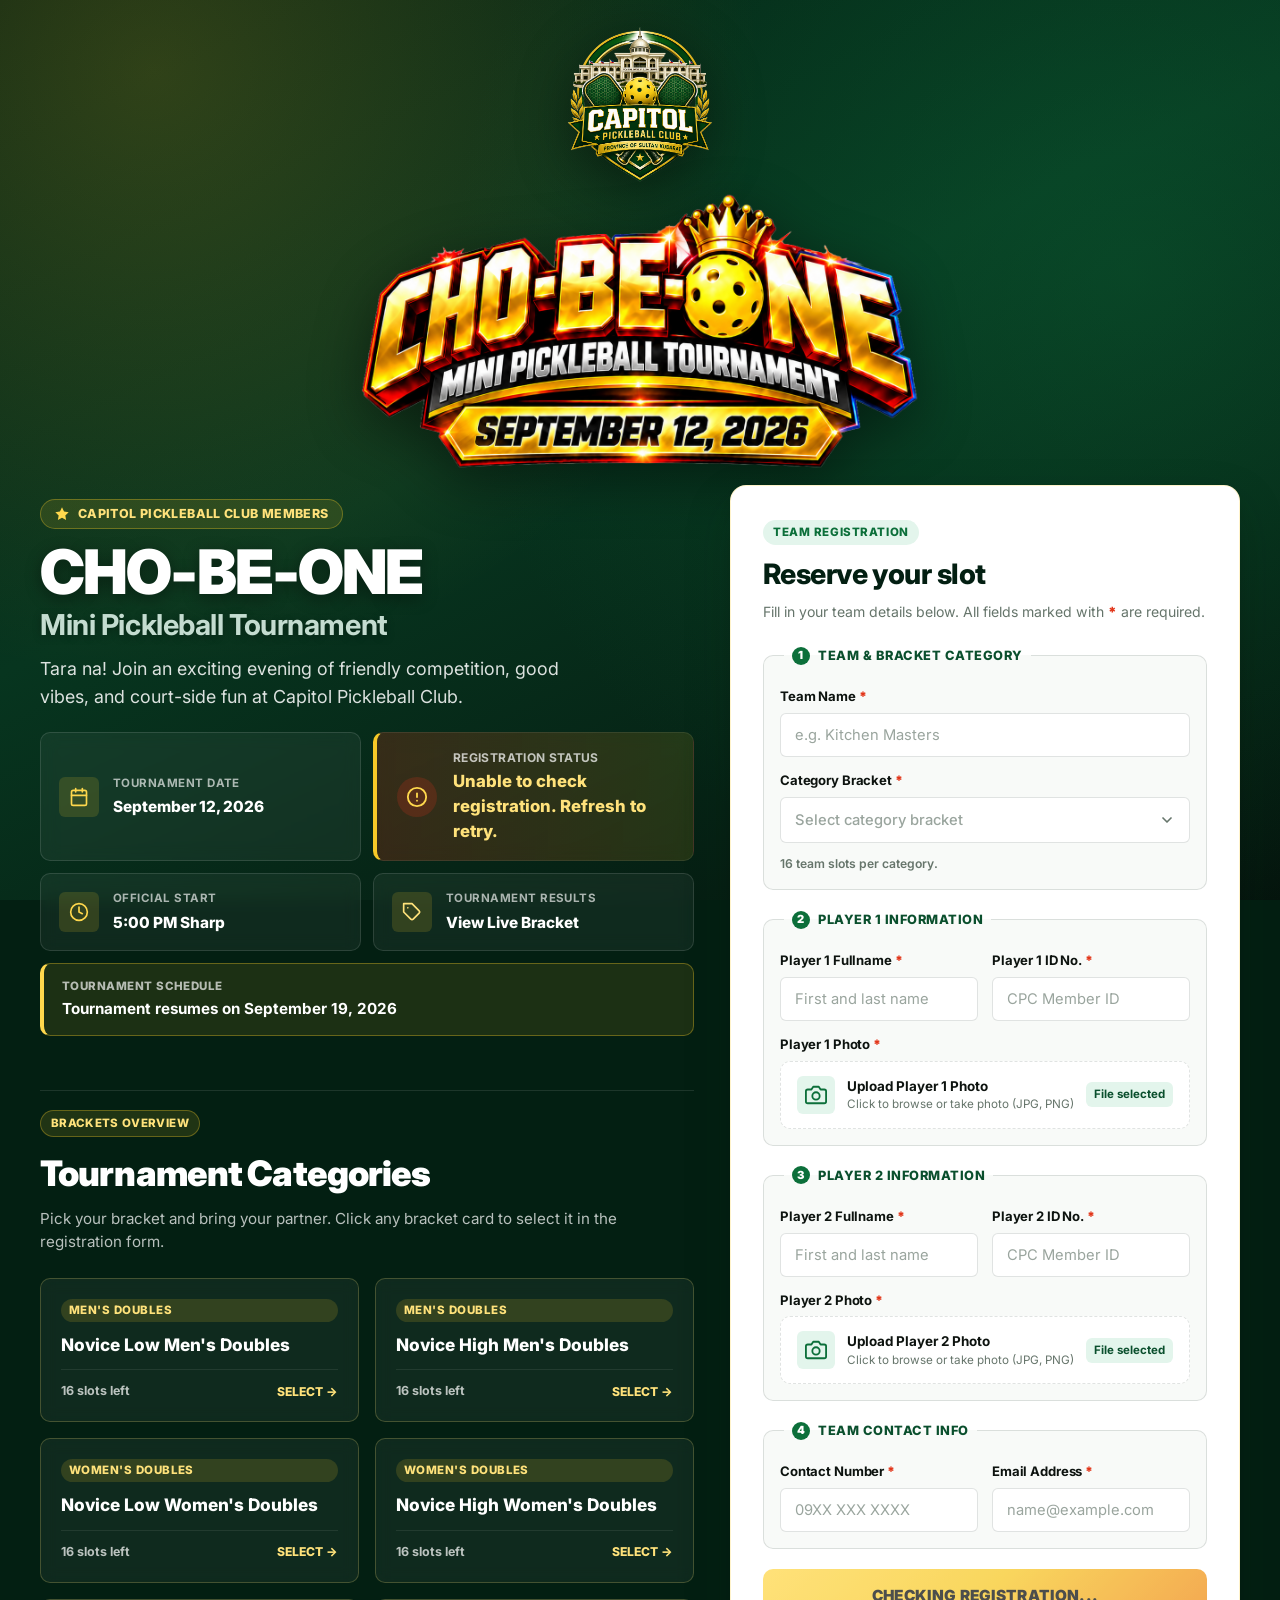
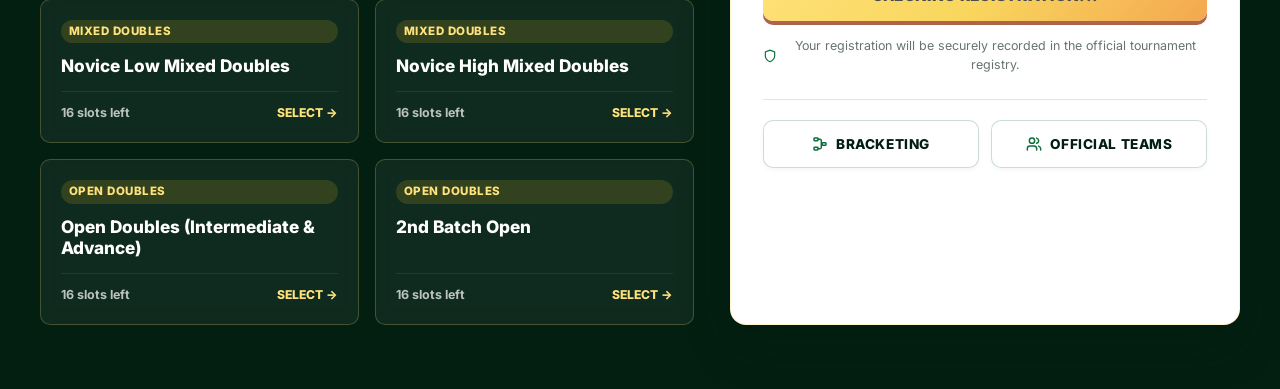
<file: index.html>
<!DOCTYPE html>
<html lang="en">
<head>
  <meta charset="UTF-8">
  <meta name="viewport" content="width=device-width, initial-scale=1.0">
  <title>Cho-Be-One Mini Pickleball Tournament Registration</title>
  <meta name="description" content="Free registration for Capitol Pickleball Club members joining the Cho-Be-One Mini Pickleball Tournament on September 12, 2026.">
  <link rel="preconnect" href="https://fonts.googleapis.com">
  <link rel="preconnect" href="https://fonts.gstatic.com" crossorigin>
  <link href="https://fonts.googleapis.com/css2?family=Inter:wght@400;500;600;700;800;900&display=swap" rel="stylesheet">
  <link rel="stylesheet" href="styles.css">
</head>
<body>
  <!-- Global Centralized Floating Toast Notification Container -->
  <div id="toastContainer" class="toast-container" aria-live="polite" aria-atomic="true"></div>

  <main class="page-shell">
    <!-- Header / Brand Section -->
    <header class="site-header">
      <div class="brand-lockup">
        <img src="assets/cpc-logo.png" alt="Capitol Pickleball Club logo" class="club-logo">
        <img src="assets/chobeone-logo.png" alt="Cho-Be-One Mini Pickleball Tournament logo" class="event-logo">
      </div>
    </header>

    <!-- Main Hero & Registration Section -->
    <section class="hero-section" aria-label="Tournament registration">
      <div class="hero-grid">
        <!-- Left Column: Tournament Overview -->
        <div class="hero-copy">
          <div class="badge-pill">
            <svg class="badge-icon" viewBox="0 0 24 24" fill="currentColor" width="16" height="16" aria-hidden="true">
              <path d="M12 2l3.09 6.26L22 9.27l-5 4.87 1.18 6.88L12 17.77l-6.18 3.25L7 14.14 2 9.27l6.91-1.01L12 2z"/>
            </svg>
            <span>Capitol Pickleball Club Members</span>
          </div>

          <h1 class="hero-title">
            <span class="hero-title-brand">CHO-BE-ONE</span>
            <span class="hero-title-sub">Mini Pickleball Tournament</span>
          </h1>
          
          <p class="lead">Tara na! Join an exciting evening of friendly competition, good vibes, and court-side fun at Capitol Pickleball Club.</p>

          <div class="event-strip" aria-label="Event details">
            <div class="event-strip-item">
              <div class="strip-icon-box">
                <svg viewBox="0 0 24 24" fill="none" stroke="currentColor" stroke-width="2" stroke-linecap="round" stroke-linejoin="round" width="20" height="20" aria-hidden="true">
                  <rect x="3" y="4" width="18" height="18" rx="2" ry="2"></rect>
                  <line x1="16" y1="2" x2="16" y2="6"></line>
                  <line x1="8" y1="2" x2="8" y2="6"></line>
                  <line x1="3" y1="10" x2="21" y2="10"></line>
                </svg>
              </div>
              <div>
                <span class="strip-label">Tournament Date</span>
                <strong class="strip-value">September 12, 2026</strong>
              </div>
            </div>

            <div class="deadline-box event-strip-item registration-status-card">
              <div class="deadline-icon-wrap">
                <svg viewBox="0 0 24 24" fill="none" stroke="currentColor" stroke-width="2" stroke-linecap="round" stroke-linejoin="round" width="22" height="22" aria-hidden="true">
                  <circle cx="12" cy="12" r="10"></circle>
                  <line x1="12" y1="8" x2="12" y2="12"></line>
                  <line x1="12" y1="16" x2="12.01" y2="16"></line>
                </svg>
              </div>
              <div>
                <span class="deadline-label">Registration status</span>
                <strong class="deadline-value" id="registrationStateLabel">Checking registration...</strong>
              </div>
            </div>

            <div class="event-strip-item">
              <div class="strip-icon-box">
                <svg viewBox="0 0 24 24" fill="none" stroke="currentColor" stroke-width="2" stroke-linecap="round" stroke-linejoin="round" width="20" height="20" aria-hidden="true">
                  <circle cx="12" cy="12" r="10"></circle>
                  <polyline points="12 6 12 12 16 14"></polyline>
                </svg>
              </div>
              <div>
                <span class="strip-label">Official Start</span>
                <strong class="strip-value">5:00 PM Sharp</strong>
              </div>
            </div>

            <a class="event-strip-item tournament-results-link" href="results.html" aria-label="View tournament results">
              <div class="strip-icon-box">
                <svg viewBox="0 0 24 24" fill="none" stroke="currentColor" stroke-width="2" stroke-linecap="round" stroke-linejoin="round" width="20" height="20" aria-hidden="true">
                  <path d="M20.59 13.41l-7.17 7.17a2 2 0 0 1-2.83 0L2 12V2h10l8.59 8.59a2 2 0 0 1 0 2.82z"></path>
                  <line x1="7" y1="7" x2="7.01" y2="7"></line>
                </svg>
              </div>
              <div>
                <span class="strip-label">Tournament Results</span>
                <strong class="strip-value">View Live Bracket</strong>
              </div>
            </a>
          </div>

          <div class="tournament-resume-notice" role="status">
            <span class="tournament-resume-label">Tournament Schedule</span>
            <strong>Tournament resumes on September 19, 2026</strong>
          </div>

        </div>

        <!-- Right Column: Registration Form Panel -->
        <form id="registrationForm" class="registration-panel" novalidate>
          <div class="form-header">
            <div class="form-header-badge">Team Registration</div>
            <h2>Reserve your slot</h2>
            <p>Fill in your team details below. All fields marked with <b class="required-star">*</b> are required.</p>
          </div>

          <div id="statusMessage" class="status-message" role="status" aria-live="polite" hidden></div>

          <div class="form-sections-wrapper">
            <!-- Form Section 1: Team & Bracket -->
            <fieldset class="form-section">
              <legend class="section-legend">
                <span class="legend-num">1</span> Team &amp; Bracket Category
              </legend>

              <div class="form-grid">
                <label class="field full">
                  <span class="field-label">Team Name <b class="required-star">*</b></span>
                  <div class="input-wrapper">
                    <input type="text" name="teamName" autocomplete="organization" placeholder="e.g. Kitchen Masters" required>
                  </div>
                </label>

                <div class="field full">
                  <label for="categorySelect" class="field-label">Category Bracket <b class="required-star">*</b></label>
                  
                  <!-- Native Select (Accessible & Form-Connected) -->
                  <select name="category" id="categorySelect" class="native-select visually-hidden" required tabindex="-1" aria-hidden="true">
                    <option value="">Select category</option>
                    <option value="Novice Low Men's Doubles">Novice Low Men's Doubles</option>
                    <option value="Novice High Men's Doubles">Novice High Men's Doubles</option>
                    <option value="Novice Low Women's Doubles">Novice Low Women's Doubles</option>
                    <option value="Novice High Women's Doubles">Novice High Women's Doubles</option>
                    <option value="Novice Low Mixed Doubles">Novice Low Mixed Doubles</option>
                    <option value="Novice High Mixed Doubles">Novice High Mixed Doubles</option>
                    <option value="Open Doubles">Open Doubles (Intermediate &amp; Advance)</option>
                    <option value="2nd Batch Open">2nd Batch Open</option>
                  </select>

                  <!-- Custom Smooth Dropdown UI -->
                  <div class="custom-dropdown" id="customDropdown" role="combobox" aria-expanded="false" aria-haspopup="listbox" aria-label="Select tournament category" tabindex="0">
                    <div class="dropdown-trigger" id="dropdownTrigger">
                      <span class="dropdown-selected-text" id="dropdownSelectedText">Select category bracket</span>
                      <span class="dropdown-arrow" aria-hidden="true">
                        <svg viewBox="0 0 24 24" fill="none" stroke="currentColor" stroke-width="2.5" stroke-linecap="round" stroke-linejoin="round" width="16" height="16">
                          <polyline points="6 9 12 15 18 9"></polyline>
                        </svg>
                      </span>
                    </div>

                    <ul class="dropdown-menu" id="dropdownMenu" role="listbox">
                      <!-- Dropdown options populated dynamically via JavaScript for smooth animation & live slots -->
                    </ul>
                  </div>

                  <div class="category-meta-row">
                    <small id="categoryAvailability" class="field-hint">
                      <span class="skeleton skeleton-text" style="width: 140px;"></span>
                    </small>
                  </div>
                </div>
              </div>
            </fieldset>

            <!-- Form Section 2: Player 1 (Partner A) -->
            <fieldset class="form-section">
              <legend class="section-legend">
                <span class="legend-num">2</span> Player 1 Information
              </legend>

              <div class="form-grid">
                <label class="field">
                  <span class="field-label">Player 1 Fullname <b class="required-star">*</b></span>
                  <div class="input-wrapper">
                    <input type="text" name="playerOne" autocomplete="name" placeholder="First and last name" required>
                  </div>
                </label>

                <label class="field">
                  <span class="field-label">Player 1 ID No. <b class="required-star">*</b></span>
                  <div class="input-wrapper">
                    <input type="text" name="playerOneId" autocomplete="off" placeholder="CPC Member ID" required>
                  </div>
                </label>

                <div class="field full">
                  <span class="field-label">Player 1 Photo <b class="required-star">*</b></span>
                  <label class="custom-file-dropzone" for="playerOnePhotoInput" id="dropzonePlayerOne">
                    <input type="file" name="playerOnePhoto" id="playerOnePhotoInput" accept="image/*" class="visually-hidden-file" required>
                    <div class="dropzone-content">
                      <div class="dropzone-icon">
                        <svg viewBox="0 0 24 24" fill="none" stroke="currentColor" stroke-width="2" stroke-linecap="round" stroke-linejoin="round" width="22" height="22" aria-hidden="true">
                          <path d="M23 19a2 2 0 0 1-2 2H3a2 2 0 0 1-2-2V8a2 2 0 0 1 2-2h4l2-3h6l2 3h4a2 2 0 0 1 2 2z"></path>
                          <circle cx="12" cy="13" r="4"></circle>
                        </svg>
                      </div>
                      <div class="dropzone-text">
                        <span class="dropzone-prompt">Upload Player 1 Photo</span>
                        <span class="dropzone-sub">Click to browse or take photo (JPG, PNG)</span>
                      </div>
                      <span class="file-chosen-tag" id="tagPlayerOne" hidden>File selected</span>
                    </div>
                  </label>
                </div>
              </div>
            </fieldset>

            <!-- Form Section 3: Player 2 (Partner B) -->
            <fieldset class="form-section">
              <legend class="section-legend">
                <span class="legend-num">3</span> Player 2 Information
              </legend>

              <div class="form-grid">
                <label class="field">
                  <span class="field-label">Player 2 Fullname <b class="required-star">*</b></span>
                  <div class="input-wrapper">
                    <input type="text" name="playerTwo" autocomplete="name" placeholder="First and last name" required>
                  </div>
                </label>

                <label class="field">
                  <span class="field-label">Player 2 ID No. <b class="required-star">*</b></span>
                  <div class="input-wrapper">
                    <input type="text" name="playerTwoId" autocomplete="off" placeholder="CPC Member ID" required>
                  </div>
                </label>

                <div class="field full">
                  <span class="field-label">Player 2 Photo <b class="required-star">*</b></span>
                  <label class="custom-file-dropzone" for="playerTwoPhotoInput" id="dropzonePlayerTwo">
                    <input type="file" name="playerTwoPhoto" id="playerTwoPhotoInput" accept="image/*" class="visually-hidden-file" required>
                    <div class="dropzone-content">
                      <div class="dropzone-icon">
                        <svg viewBox="0 0 24 24" fill="none" stroke="currentColor" stroke-width="2" stroke-linecap="round" stroke-linejoin="round" width="22" height="22" aria-hidden="true">
                          <path d="M23 19a2 2 0 0 1-2 2H3a2 2 0 0 1-2-2V8a2 2 0 0 1 2-2h4l2-3h6l2 3h4a2 2 0 0 1 2 2z"></path>
                          <circle cx="12" cy="13" r="4"></circle>
                        </svg>
                      </div>
                      <div class="dropzone-text">
                        <span class="dropzone-prompt">Upload Player 2 Photo</span>
                        <span class="dropzone-sub">Click to browse or take photo (JPG, PNG)</span>
                      </div>
                      <span class="file-chosen-tag" id="tagPlayerTwo" hidden>File selected</span>
                    </div>
                  </label>
                </div>
              </div>
            </fieldset>

            <!-- Form Section 4: Contact & Verification -->
            <fieldset class="form-section">
              <legend class="section-legend">
                <span class="legend-num">4</span> Team Contact Info
              </legend>

              <div class="form-grid">
                <label class="field">
                  <span class="field-label">Contact Number <b class="required-star">*</b></span>
                  <div class="input-wrapper">
                    <input type="tel" name="contactNumber" inputmode="tel" placeholder="09XX XXX XXXX" required>
                  </div>
                </label>

                <label class="field">
                  <span class="field-label">Email Address <b class="required-star">*</b></span>
                  <div class="input-wrapper">
                    <input type="email" name="email" autocomplete="email" placeholder="name@example.com" required>
                  </div>
                </label>
              </div>
            </fieldset>
          </div>

          <!-- Submit Button -->
          <button type="submit" class="primary-button" id="submitBtn">
            <span class="button-text">Submit Team Registration</span>
            <span class="button-loader" aria-hidden="true"></span>
          </button>

          <p class="privacy-note">
            <svg viewBox="0 0 24 24" fill="none" stroke="currentColor" stroke-width="2" width="14" height="14" aria-hidden="true">
              <path d="M12 22s8-4 8-10V5l-8-3-8 3v7c0 6 8 10 8 10z"></path>
            </svg>
            Your registration will be securely recorded in the official tournament registry.
          </p>

          <div class="placeholder-actions" aria-label="Tournament management actions">
            <button type="button" class="secondary-action-button" id="adminPortalBtn" style="display: none;">
              <svg class="action-btn-icon" viewBox="0 0 24 24" fill="none" stroke="currentColor" stroke-width="2.2" stroke-linecap="round" stroke-linejoin="round" width="16" height="16" aria-hidden="true">
                <path d="M12 22s8-4 8-10V5l-8-3-8 3v7c0 6 8 10 8 10z"></path>
              </svg>
              <span>Admin</span>
            </button>
            <button type="button" class="secondary-action-button" id="bracketingPortalBtn">
              <svg class="action-btn-icon" viewBox="0 0 24 24" fill="none" stroke="currentColor" stroke-width="2.2" stroke-linecap="round" stroke-linejoin="round" width="16" height="16" aria-hidden="true">
                <rect x="3" y="3" width="6" height="4" rx="1"></rect>
                <rect x="3" y="17" width="6" height="4" rx="1"></rect>
                <rect x="15" y="10" width="6" height="4" rx="1"></rect>
                <path d="M9 5h3a2 2 0 0 1 2 2v10a2 2 0 0 1-2 2H9"></path>
                <line x1="14" y1="12" x2="15" y2="12"></line>
              </svg>
              <span>Bracketing</span>
            </button>
            <button type="button" class="secondary-action-button" id="officialTeamsBtn">
              <svg class="action-btn-icon" viewBox="0 0 24 24" fill="none" stroke="currentColor" stroke-width="2.2" stroke-linecap="round" stroke-linejoin="round" width="16" height="16" aria-hidden="true">
                <path d="M16 21v-2a4 4 0 0 0-4-4H6a4 4 0 0 0-4 4v2"></path>
                <circle cx="9" cy="7" r="4"></circle>
                <path d="M22 21v-2a4 4 0 0 0-3-3.87"></path>
                <path d="M16 3.13a4 4 0 0 1 0 7.75"></path>
              </svg>
              <span>Official Teams</span>
            </button>
          </div>
        </form>

        <!-- Categories / Brackets Section -->
        <section class="categories-section" aria-label="Tournament categories">
          <div class="section-header-row">
            <div class="section-heading">
              <div class="badge-pill sm">Brackets Overview</div>
              <h2>Tournament Categories</h2>
              <p class="section-sub">Pick your bracket and bring your partner. Click any bracket card to select it in the registration form.</p>
            </div>
          </div>

          <div class="category-grid" id="categoryGrid">
            <!-- Skeleton loading placeholder cards initially displayed until API responds -->
            <div class="bracket-card skeleton-card">
              <div class="skeleton skeleton-badge"></div>
              <div class="skeleton skeleton-title"></div>
              <div class="skeleton skeleton-subtitle"></div>
            </div>
            <div class="bracket-card skeleton-card">
              <div class="skeleton skeleton-badge"></div>
              <div class="skeleton skeleton-title"></div>
              <div class="skeleton skeleton-subtitle"></div>
            </div>
            <div class="bracket-card skeleton-card">
              <div class="skeleton skeleton-badge"></div>
              <div class="skeleton skeleton-title"></div>
              <div class="skeleton skeleton-subtitle"></div>
            </div>
            <div class="bracket-card skeleton-card">
              <div class="skeleton skeleton-badge"></div>
              <div class="skeleton skeleton-title"></div>
              <div class="skeleton skeleton-subtitle"></div>
            </div>
            <div class="bracket-card skeleton-card">
              <div class="skeleton skeleton-badge"></div>
              <div class="skeleton skeleton-title"></div>
              <div class="skeleton skeleton-subtitle"></div>
            </div>
            <div class="bracket-card skeleton-card">
              <div class="skeleton skeleton-badge"></div>
              <div class="skeleton skeleton-title"></div>
              <div class="skeleton skeleton-subtitle"></div>
            </div>
            <div class="bracket-card skeleton-card">
              <div class="skeleton skeleton-badge"></div>
              <div class="skeleton skeleton-title"></div>
              <div class="skeleton skeleton-subtitle"></div>
            </div>
          </div>
        </section>
      </div>
    </section>

  </main>

  <!-- Success Confirmation Modal -->
  <div id="successModal" class="modal-backdrop" aria-hidden="true">
    <div class="success-modal" role="dialog" aria-modal="true" aria-labelledby="successModalTitle">
      <button type="button" class="modal-close" id="closeSuccessModal" aria-label="Close modal">
        <svg viewBox="0 0 24 24" fill="none" stroke="currentColor" stroke-width="2.5" stroke-linecap="round" stroke-linejoin="round" width="18" height="18">
          <line x1="18" y1="6" x2="6" y2="18"></line>
          <line x1="6" y1="6" x2="18" y2="18"></line>
        </svg>
      </button>

      <div class="modal-badge-wrapper">
        <div class="modal-badge">
          <svg viewBox="0 0 24 24" fill="none" stroke="currentColor" stroke-width="3" stroke-linecap="round" stroke-linejoin="round" width="36" height="36" aria-hidden="true">
            <polyline points="20 6 9 17 4 12"></polyline>
          </svg>
        </div>
      </div>

      <p class="modal-eyebrow">Registration Confirmed</p>
      <h2 id="successModalTitle">You're on the Roster!</h2>
      <p class="modal-desc">Your team registration has been recorded successfully. Check your email for tournament updates and bracket schedule. See you on the court!</p>

      <div class="modal-button-group">
        <button type="button" class="primary-button modal-action" id="confirmSuccessModal">
          <span class="button-text">Done</span>
          <span class="button-loader" aria-hidden="true"></span>
        </button>
        <button type="button" class="secondary-action-button modal-action" id="viewOfficialTeamsModalBtn">View Official Teams</button>
      </div>
    </div>
  </div>

  <div id="portalAccessModal" class="modal-backdrop" aria-hidden="true">
    <div class="success-modal portal-access-modal" role="dialog" aria-modal="true" aria-labelledby="portalAccessTitle">
      <button type="button" class="modal-close" id="closePortalAccessModal" aria-label="Close modal">
        <svg viewBox="0 0 24 24" fill="none" stroke="currentColor" stroke-width="2.5" stroke-linecap="round" stroke-linejoin="round" width="18" height="18">
          <line x1="18" y1="6" x2="6" y2="18"></line>
          <line x1="6" y1="6" x2="18" y2="18"></line>
        </svg>
      </button>
      <div class="modal-eyebrow-wrap">
        <span class="modal-eyebrow">
          <svg viewBox="0 0 20 20" fill="currentColor" width="13" height="13" aria-hidden="true">
            <path fill-rule="evenodd" d="M5 9V7a5 5 0 0110 0v2a2 2 0 012 2v5a2 2 0 01-2 2H5a2 2 0 01-2-2v-5a2 2 0 012-2zm8-2v2H7V7a3 3 0 016 0z" clip-rule="evenodd" />
          </svg>
          <span>Admin Access</span>
        </span>
      </div>
      <h2 id="portalAccessTitle">Enter Password</h2>
      <p class="modal-desc" id="portalAccessDesc">Admin password is required to open tournament bracketing.</p>
      <form id="portalAccessForm" class="portal-access-form">
        <input type="password" id="portalPasswordInput" class="portal-password-input" autocomplete="current-password" placeholder="Enter password" required>
        <button type="submit" class="portal-submit-btn" id="portalSubmitBtn">
          <span class="btn-spinner" aria-hidden="true"></span>
          <span class="btn-text">Continue</span>
        </button>
      </form>
      <p class="portal-error-text" id="portalErrorText" aria-live="polite"></p>
    </div>
  </div>

  <script src="script.js"></script>
</body>
</html>
</file>
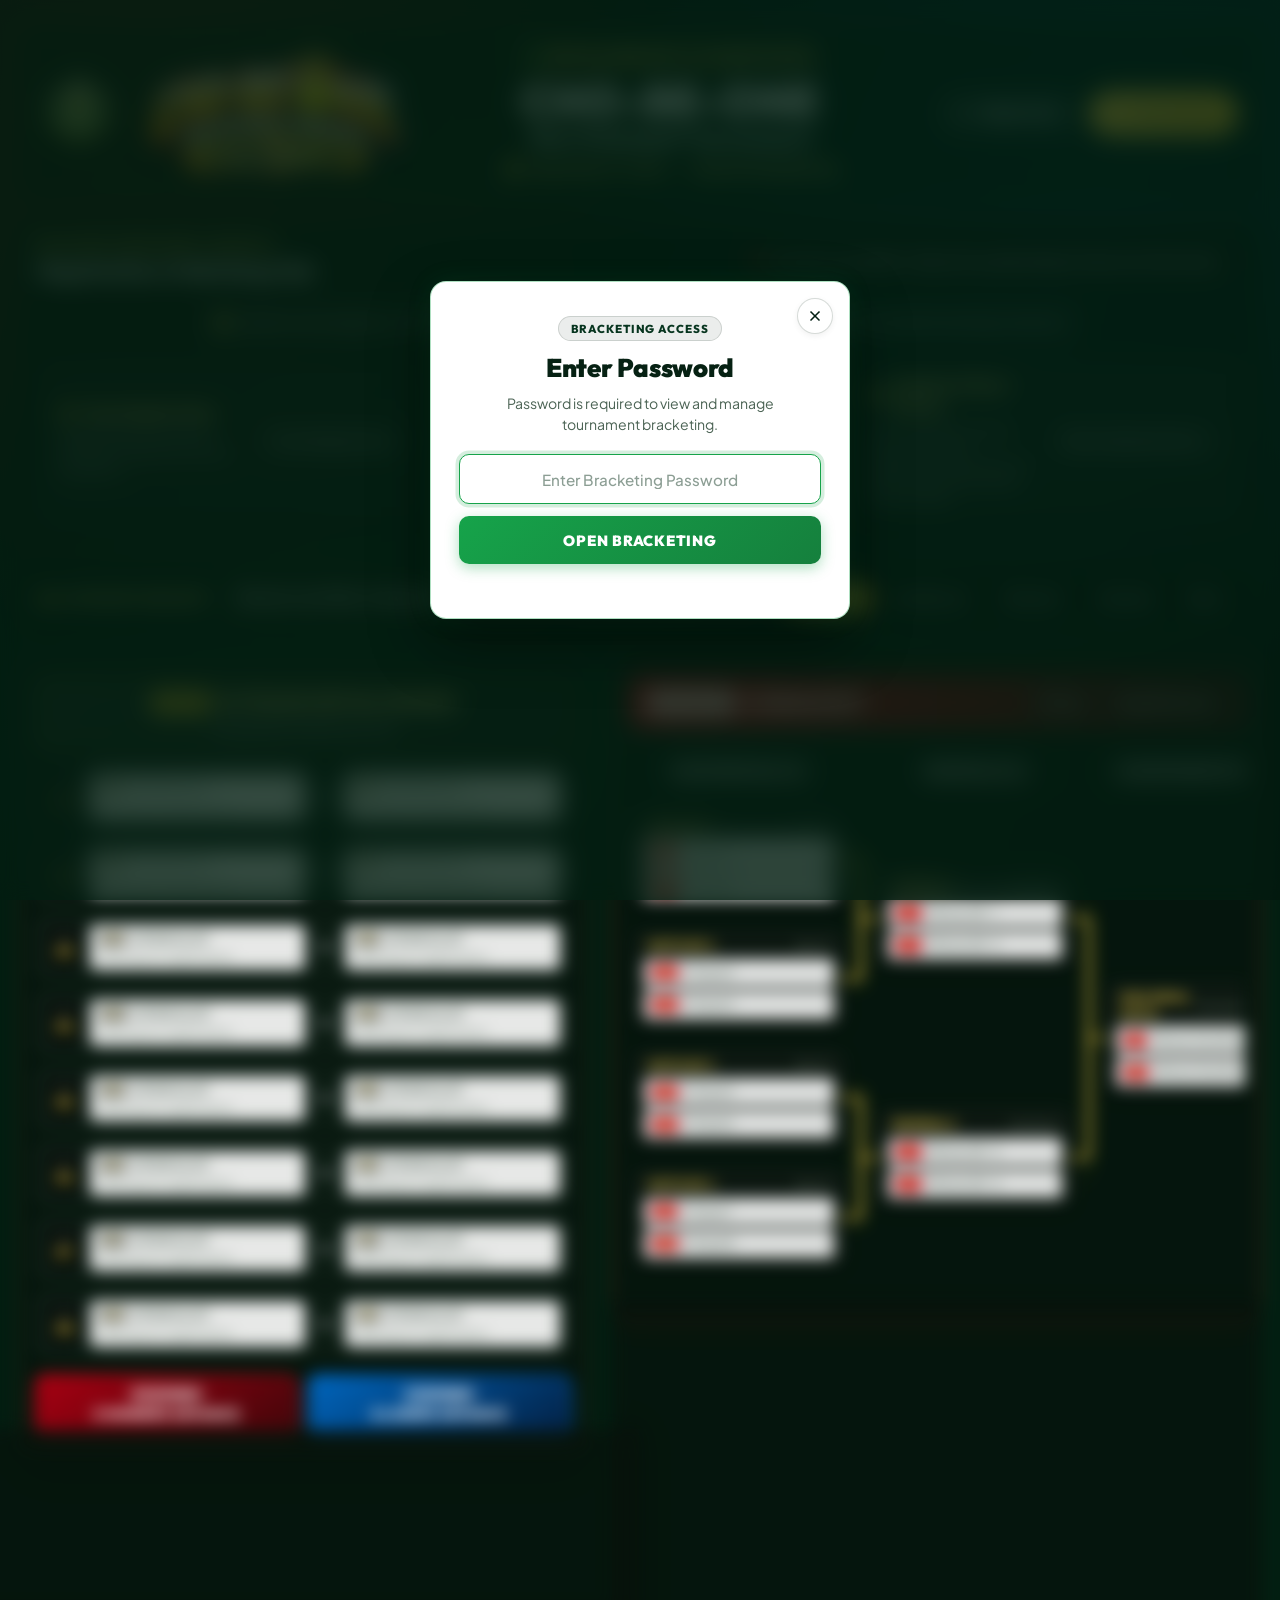
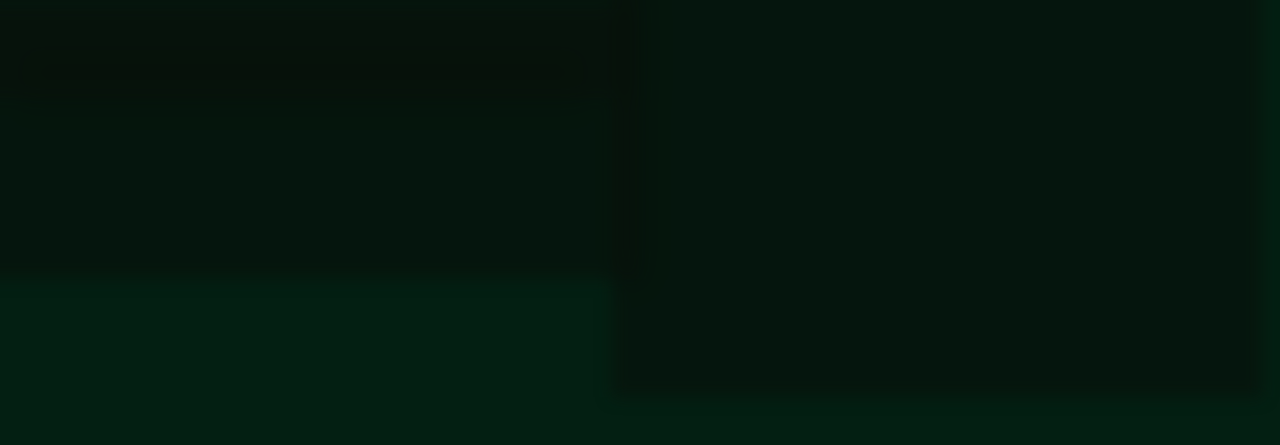
<file: bracketing.html>
<!DOCTYPE html>
<html lang="en">
<head>
  <meta charset="UTF-8">
  <meta name="viewport" content="width=device-width, initial-scale=1.0">
  <title>Cho-Be-One Tournament Bracketing</title>
  <meta name="description" content="Official Cho-Be-One Mini Pickleball Tournament classification match and bracketing system.">
  <link rel="preconnect" href="https://fonts.googleapis.com">
  <link rel="preconnect" href="https://fonts.gstatic.com" crossorigin>
  <link href="https://fonts.googleapis.com/css2?family=Outfit:wght@500;600;700;800;900&family=Plus+Jakarta+Sans:wght@400;500;600;700;800&display=swap" rel="stylesheet">
  <link rel="stylesheet" href="styles.css">
  <link rel="stylesheet" href="bracketing.css?v=duplicate-entry-controls-2">
</head>
<body class="bracket-body bracket-access-locked">
  <!-- Global Centralized Floating Toast Notification Container -->
  <div id="toastContainer" class="toast-container" aria-live="polite" aria-atomic="true"></div>

  <main class="bracket-page">
    <header class="bracket-hero">
      <div class="bracket-brand">
        <img src="assets/cpc-logo.png" alt="Capitol Pickleball Club logo" class="bracket-club-logo">
        <span class="bracket-brand-divider" aria-hidden="true"></span>
        <img src="assets/chobeone-logo.png" alt="Cho-Be-One Mini Pickleball Tournament logo" class="bracket-event-logo">
      </div>

      <div class="bracket-title-wrap">
        <div class="bracket-kicker-badge">
          <span class="kicker-dot"></span>
          <span>Official Bracket & Classification</span>
        </div>
        <h1 class="bracket-main-title">
          <span class="bracket-title-brand">CHO-BE-ONE</span>
          <span class="bracket-title-sub">Mini Pickleball Tournament</span>
        </h1>
        <p class="bracket-meta-info">
          <svg class="meta-icon" viewBox="0 0 20 20" fill="currentColor" width="16" height="16" aria-hidden="true">
            <path fill-rule="evenodd" d="M6 2a1 1 0 00-1 1v1H4a2 2 0 00-2 2v10a2 2 0 002 2h12a2 2 0 002-2V6a2 2 0 00-2-2h-1V3a1 1 0 10-2 0v1H7V3a1 1 0 00-1-1zm0 5a1 1 0 000 2h8a1 1 0 100-2H6z" clip-rule="evenodd"/>
          </svg>
          <span>September 12, 2026</span>
          <span class="meta-dot" aria-hidden="true">•</span>
          <span>Capitol Pickleball Club</span>
        </p>
      </div>

      <nav class="bracket-nav" aria-label="Tournament navigation">
        <a href="index.html" class="bracket-nav-btn bracket-btn-ghost">
          <svg class="nav-btn-icon" viewBox="0 0 20 20" fill="currentColor" width="16" height="16" aria-hidden="true">
            <path fill-rule="evenodd" d="M9.707 16.707a1 1 0 01-1.414 0l-6-6a1 1 0 010-1.414l6-6a1 1 0 011.414 1.414L5.414 9H17a1 1 0 110 2H5.414l4.293 4.293a1 1 0 010 1.414z" clip-rule="evenodd"/>
          </svg>
          <span>Registration</span>
        </a>
        <button type="button" class="bracket-nav-btn bracket-btn-primary" id="refreshBracketBtn" aria-label="Refresh tournament bracket data">
          <svg class="refresh-icon" viewBox="0 0 20 20" fill="currentColor" width="16" height="16" aria-hidden="true">
            <path fill-rule="evenodd" d="M4 2a1 1 0 011 1v2.101a7.002 7.002 0 0111.601 2.566 1 1 0 11-1.885.666A5.002 5.002 0 005.999 7H9a1 1 0 010 2H4a1 1 0 01-1-1V3a1 1 0 011-1zm.008 9.057a1 1 0 011.276.61A5.002 5.002 0 0014.001 13H11a1 1 0 110-2h5a1 1 0 011 1v5a1 1 0 11-2 0v-2.101a7.002 7.002 0 01-11.601-2.566 1 1 0 01.61-1.276z" clip-rule="evenodd"/>
          </svg>
          <span class="refresh-spinner" aria-hidden="true"></span>
          <span class="refresh-text">Refresh Data</span>
        </button>
        <button type="button" class="bracket-nav-btn bracket-btn-ghost" id="importBracketBtn" hidden style="display: none !important;">Import Browser Results</button>
        <button type="button" class="bracket-nav-btn bracket-btn-ghost" id="resetBracketBtn" aria-label="Reset selected category results on all devices" hidden style="display: none !important;">
          <svg class="nav-btn-icon" viewBox="0 0 20 20" fill="currentColor" width="16" height="16" aria-hidden="true">
            <path d="M4 3a1 1 0 011 1v2a6 6 0 11-1 7 1 1 0 011.8-.8A4 4 0 105.8 8H8a1 1 0 010 2H4a1 1 0 01-1-1V4a1 1 0 011-1z"/>
          </svg>
          <span>Reset Data</span>
        </button>
      </nav>
    </header>

    <section class="bracket-control-panel tournament-controls" aria-label="Tournament administrative controls">
      <div class="tournament-controls-header">
        <div class="tournament-controls-title-group">
          <div class="tournament-kicker">
            <span class="kicker-pulse-dot" aria-hidden="true"></span>
            <span>Master Tournament Controls</span>
          </div>
          <h2 class="tournament-title">Registration &amp; Matching Hub</h2>
        </div>

        <div class="tournament-status-badge">
          <span class="status-indicator-dot" aria-hidden="true"></span>
          <span id="tournamentControlStatus" role="status" aria-live="polite">Loading tournament controls...</span>
        </div>
      </div>

      <div class="tournament-controls-notice">
        <svg class="notice-icon" viewBox="0 0 20 20" fill="currentColor" width="16" height="16" aria-hidden="true">
          <path fill-rule="evenodd" d="M18 10a8 8 0 11-16 0 8 8 0 0116 0zm-7-4a1 1 0 11-2 0 1 1 0 012 0zM9 9a1 1 0 000 2v3a1 1 0 001 1h1a1 1 0 100-2v-3a1 1 0 00-1-1H9z" clip-rule="evenodd"/>
        </svg>
        <p>Applies to all categories. Lock matching to freeze pairings and enable winner recording. Matches are view-only while matching is unlocked.</p>
      </div>

      <div class="tournament-modules-grid">
        <!-- Module 1: Team Registration -->
        <div class="tournament-module-card" id="registrationModuleCard">
          <div class="module-info">
            <div class="module-header">
              <svg class="module-icon" viewBox="0 0 20 20" fill="currentColor" width="17" height="17" aria-hidden="true">
                <path d="M9 2a1 1 0 000 2h2a1 1 0 100-2H9z"/>
                <path fill-rule="evenodd" d="M4 5a2 2 0 012-2 3 3 0 003 3h2a3 3 0 003-3 2 2 0 012 2v11a2 2 0 01-2 2H6a2 2 0 01-2-2V5zm3 4a1 1 0 000 2h.01a1 1 0 100-2H7zm3 0a1 1 0 000 2h3a1 1 0 100-2h-3zm-3 4a1 1 0 100 2h.01a1 1 0 100-2H7zm3 0a1 1 0 100 2h3a1 1 0 100-2h-3z" clip-rule="evenodd"/>
              </svg>
              <span class="module-title">Team Registration</span>
            </div>
            <p class="module-desc">Toggle whether new teams can submit registration across categories.</p>
          </div>
          <button type="button" class="bracket-nav-btn bracket-btn-ghost tournament-btn" id="toggleRegistrationBtn" disabled>Close Registration</button>
        </div>

        <!-- Module 2: Bracket Pairings -->
        <div class="tournament-module-card" id="matchingModuleCard">
          <div class="module-info">
            <div class="module-header">
              <svg class="module-icon" viewBox="0 0 20 20" fill="currentColor" width="17" height="17" aria-hidden="true">
                <path fill-rule="evenodd" d="M5 9V7a5 5 0 0110 0v2a2 2 0 012 2v5a2 2 0 01-2 2H5a2 2 0 01-2-2v-5a2 2 0 012-2zm8-2v2H7V7a3 3 0 016 0z" clip-rule="evenodd"/>
              </svg>
              <span class="module-title">Bracket Pairings</span>
            </div>
            <p class="module-desc">Freeze seeds and assign BYEs to unlock match winner recording.</p>
          </div>
          <button type="button" class="bracket-nav-btn bracket-btn-primary tournament-btn" id="toggleMatchingBtn" disabled>Lock Matching</button>
        </div>

        <!-- Module 3: Duplicate Player Entries -->
        <div class="tournament-module-card tournament-module-card-wide" id="duplicateEntryModuleCard">
          <div class="module-info">
            <div class="module-header">
              <svg class="module-icon" viewBox="0 0 20 20" fill="currentColor" width="17" height="17" aria-hidden="true">
                <path fill-rule="evenodd" d="M10 2a8 8 0 100 16 8 8 0 000-16zm3.707 5.293a1 1 0 00-1.414 0L10 9.586 7.707 7.293a1 1 0 00-1.414 1.414L8.586 11l-2.293 2.293a1 1 0 001.414 1.414L10 12.414l2.293 2.293a1 1 0 001.414-1.414L11.414 11l2.293-2.293a1 1 0 000-1.414z" clip-rule="evenodd"/>
              </svg>
              <span class="module-title">Duplicate Player Entries</span>
            </div>
            <p class="module-desc">Control whether a player name or ID can be registered in more than one team. Team names always remain unique.</p>
          </div>
          <button type="button" class="bracket-nav-btn bracket-btn-ghost tournament-btn" id="toggleDuplicateEntryBtn" disabled>Allow Duplicate Entry</button>
        </div>
      </div>
    </section>

    <!-- Control Toolbar with Category Selector and Stage Navigation -->
    <section class="bracket-control-panel" aria-label="Bracket filters and controls">
      <div class="category-selector-group">
        <label class="bracket-select-label" for="bracketCategorySelect">
          <svg class="select-label-icon" viewBox="0 0 20 20" fill="currentColor" width="16" height="16" aria-hidden="true">
            <path d="M7 3a1 1 0 000 2h6a1 1 0 100-2H7zM4 7a1 1 0 011-1h10a1 1 0 110 2H5a1 1 0 01-1-1zM2 11a2 2 0 012-2h12a2 2 0 012 2v4a2 2 0 01-2 2H4a2 2 0 01-2-2v-4z"/>
          </svg>
          <span>Category Bracket</span>
        </label>
        <div class="select-wrapper">
          <select id="bracketCategorySelect" class="visually-hidden" aria-label="Select tournament category"></select>
          <!-- Custom Smooth Dropdown UI -->
          <div class="custom-dropdown bracket-dropdown" id="bracketCustomDropdown" role="combobox" aria-expanded="false" aria-haspopup="listbox" aria-label="Select tournament category" tabindex="0">
            <div class="dropdown-trigger bracket-dropdown-trigger" id="bracketDropdownTrigger">
              <span class="dropdown-selected-text" id="bracketDropdownSelectedText">Novice Low Men's Doubles</span>
              <span class="dropdown-arrow" aria-hidden="true">
                <svg viewBox="0 0 24 24" fill="none" stroke="currentColor" stroke-width="2.5" stroke-linecap="round" stroke-linejoin="round" width="16" height="16">
                  <polyline points="6 9 12 15 18 9"></polyline>
                </svg>
              </span>
            </div>
            <ul class="dropdown-menu bracket-dropdown-menu" id="bracketDropdownMenu" role="listbox">
              <!-- Populated dynamically via JavaScript with smooth animations & live team count badges -->
            </ul>
          </div>
        </div>
      </div>

      <div class="bracket-status-tracker">
        <div class="capacity-info">
          <span class="capacity-indicator-dot" aria-hidden="true"></span>
          <span class="bracket-count" id="bracketCount">Loading teams...</span>
        </div>
        <div class="capacity-progress-bar" aria-hidden="true">
          <div class="capacity-fill" id="capacityFill" style="width: 0%;"></div>
        </div>
      </div>

      <!-- Stage Quick-View Navigation for Responsive Accessibility -->
      <div class="bracket-stage-nav" role="tablist" aria-label="Tournament stages">
        <button type="button" class="stage-tab active" data-stage="all" role="tab" aria-selected="true">All Stages</button>
        <button type="button" class="stage-tab" data-stage="initial" role="tab" aria-selected="false">Initial Round</button>
        <button type="button" class="stage-tab" data-stage="h-bracket" role="tab" aria-selected="false">H Bracket</button>
        <button type="button" class="stage-tab" data-stage="l-bracket" role="tab" aria-selected="false">L Bracket</button>
        <button type="button" class="stage-tab" data-stage="rules" role="tab" aria-selected="false">Rules</button>
      </div>
    </section>

    <!-- Main Classification & Tournament Layout Grid -->
    <section class="classification-layout" id="classificationLayout">
      <!-- Left Column: Elimination Round & Rules Below It -->
      <div class="elimination-sidebar" id="eliminationSidebar">
        <!-- 1. Initial 16 Teams Round -->
        <aside class="initial-round-card stage-section" id="stageInitial" aria-label="16 teams classification round">
          <div class="panel-header-card gold-header">
            <div class="header-main-tag">
              <span class="header-badge">Stage 1</span>
              <h2>16 Teams Initial Round</h2>
            </div>
            <span class="header-sub">8 Classification Matches (A vs B)</span>
          </div>

          <div class="match-table" id="initialMatchTable" role="region" aria-label="Initial match pairings">
            <!-- Populated by JavaScript with real data or skeletons -->
          </div>

          <div class="advance-boxes">
            <div class="advance-box high">
              <div class="advance-badge">H Pathway</div>
              <div class="advance-text">8 Winners Advance</div>
            </div>
            <div class="advance-box low">
              <div class="advance-badge">L Pathway</div>
              <div class="advance-text">8 Losers Advance</div>
            </div>
          </div>
        </aside>

        <!-- 3. Tournament Rules & Guidelines (Directly Below Elimination Round) -->
        <aside class="rules-stack stage-section" id="stageRules" aria-label="Tournament rules">
          <section class="rules-panel high-rules">
            <div class="rules-panel-header">
              <span class="rule-icon-badge high-icon" aria-hidden="true">🏆</span>
              <h2>H Bracket Rules</h2>
            </div>
            <ol class="rules-list">
              <li>8 winning teams from the initial round advance here.</li>
              <li>Single elimination knockout format.</li>
              <li>Champion will receive a prestigious official award.</li>
              <li>H Champion will not play against L Champion.</li>
            </ol>
          </section>

          <section class="rules-panel low-rules">
            <div class="rules-panel-header">
              <span class="rule-icon-badge low-icon" aria-hidden="true">🏅</span>
              <h2>L Bracket Rules</h2>
            </div>
            <ol class="rules-list">
              <li>8 losing teams from the initial round advance here.</li>
              <li>Single elimination knockout format.</li>
              <li>Champion will receive a distinct recognition award.</li>
              <li>L Champion will not play against H Champion.</li>
            </ol>
          </section>
        </aside>
      </div>

      <!-- Right Column: Dual Brackets (High & Low) Stack with Expanded Room Width -->
      <div class="brackets-stack stage-section" id="stageBrackets">
        <!-- High (H) Bracket Section -->
        <section class="bracket-panel high-panel stage-subsection" id="stageHBracket" aria-label="H Bracket championship tree">
          <div class="bracket-panel-head">
            <div class="panel-title-group">
              <span class="bracket-tier-badge high-badge">Division H</span>
              <h2>H Bracket</h2>
            </div>
            <div class="panel-meta-tags">
              <span class="bracket-meta-tag">8 Teams</span>
              <span class="bracket-meta-tag">Single Elimination</span>
            </div>
          </div>
          <div class="bracket-scroll-hint" aria-hidden="true">
            <svg viewBox="0 0 20 20" fill="currentColor" width="14" height="14">
              <path fill-rule="evenodd" d="M12.293 5.293a1 1 0 011.414 0l4 4a1 1 0 010 1.414l-4 4a1 1 0 01-1.414-1.414L14.586 11H3a1 1 0 110-2h11.586l-2.293-2.293a1 1 0 010-1.414z" clip-rule="evenodd"/>
            </svg>
            <span>Swipe horizontally to view all rounds →</span>
          </div>
          <div class="tournament-bracket-scroller">
            <div class="tournament-bracket" id="hBracket" role="region" aria-label="H Bracket Tree"></div>
          </div>
        </section>

        <!-- Low (L) Bracket Section -->
        <section class="bracket-panel low-panel stage-subsection" id="stageLBracket" aria-label="L Bracket consolation tree">
          <div class="bracket-panel-head">
            <div class="panel-title-group">
              <span class="bracket-tier-badge low-badge">Division L</span>
              <h2>L Bracket</h2>
            </div>
            <div class="panel-meta-tags">
              <span class="bracket-meta-tag">8 Teams</span>
              <span class="bracket-meta-tag">Single Elimination</span>
            </div>
          </div>
          <div class="bracket-scroll-hint" aria-hidden="true">
            <svg viewBox="0 0 20 20" fill="currentColor" width="14" height="14">
              <path fill-rule="evenodd" d="M12.293 5.293a1 1 0 011.414 0l4 4a1 1 0 010 1.414l-4 4a1 1 0 01-1.414-1.414L14.586 11H3a1 1 0 110-2h11.586l-2.293-2.293a1 1 0 010-1.414z" clip-rule="evenodd"/>
            </svg>
            <span>Swipe horizontally to view all rounds →</span>
          </div>
          <div class="tournament-bracket-scroller">
            <div class="tournament-bracket" id="lBracket" role="region" aria-label="L Bracket Tree"></div>
          </div>
        </section>
      </div>
    </section>
  </main>

  <div id="resultModalBackdrop" class="modal-backdrop result-modal-backdrop" role="dialog" aria-modal="true" aria-labelledby="resultModalTitle" aria-hidden="true">
    <article class="success-modal result-modal">
      <button type="button" class="modal-close" id="resultModalClose" aria-label="Close result dialog">
        <svg viewBox="0 0 24 24" fill="none" stroke="currentColor" stroke-width="2.5" stroke-linecap="round" stroke-linejoin="round" width="18" height="18" aria-hidden="true">
          <line x1="18" y1="6" x2="6" y2="18"></line>
          <line x1="6" y1="6" x2="18" y2="18"></line>
        </svg>
      </button>
      <div class="modal-eyebrow-wrap">
        <span class="modal-eyebrow" id="resultModalCategory">Declare Result</span>
      </div>
      <h2 id="resultModalTitle">Select Winner</h2>
      <p class="modal-desc" id="resultModalDesc">Choose the winning team for this match.</p>
      <div class="result-winner-options" id="resultWinnerOptions"></div>
    </article>
  </div>

  <div id="adminModalBackdrop" class="modal-backdrop result-modal-backdrop" role="dialog" aria-modal="true" aria-labelledby="adminModalTitle" aria-hidden="true">
    <article class="success-modal result-modal admin-access-modal">
      <button type="button" class="modal-close" id="adminModalClose" aria-label="Close admin dialog">
        <svg viewBox="0 0 24 24" fill="none" stroke="currentColor" stroke-width="2.5" stroke-linecap="round" stroke-linejoin="round" width="18" height="18" aria-hidden="true">
          <line x1="18" y1="6" x2="6" y2="18"></line>
          <line x1="6" y1="6" x2="18" y2="18"></line>
        </svg>
      </button>
      <div class="modal-eyebrow-wrap">
        <span class="modal-eyebrow">Admin Access</span>
      </div>
      <h2 id="adminModalTitle">Enter Password</h2>
      <p class="modal-desc">Admin access is required to modify tournament controls.</p>
      <form id="adminAccessForm" class="admin-access-form">
        <input type="password" id="adminPasswordInput" class="admin-password-input" autocomplete="current-password" placeholder="Enter Admin Password" required>
        <button type="submit" class="modal-primary-btn admin-submit-btn">
          <span class="btn-text">Unlock Admin</span>
          <span class="btn-spinner" aria-hidden="true"></span>
        </button>
      </form>
      <p class="admin-error-text" id="adminErrorText" aria-live="polite"></p>
    </article>
  </div>

  <div id="bracketAccessModalBackdrop" class="modal-backdrop result-modal-backdrop open" role="dialog" aria-modal="true" aria-labelledby="bracketAccessModalTitle" aria-hidden="false">
    <article class="success-modal result-modal admin-access-modal">
      <button type="button" class="modal-close" id="bracketAccessModalClose" aria-label="Return to tournament home">
        <svg viewBox="0 0 24 24" fill="none" stroke="currentColor" stroke-width="2.5" stroke-linecap="round" stroke-linejoin="round" width="18" height="18" aria-hidden="true">
          <line x1="18" y1="6" x2="6" y2="18"></line>
          <line x1="6" y1="6" x2="18" y2="18"></line>
        </svg>
      </button>
      <div class="modal-eyebrow-wrap">
        <span class="modal-eyebrow">Bracketing Access</span>
      </div>
      <h2 id="bracketAccessModalTitle">Enter Password</h2>
      <p class="modal-desc">Password is required to view and manage tournament bracketing.</p>
      <form id="bracketAccessForm" class="admin-access-form">
        <input type="password" id="bracketAccessPasswordInput" class="admin-password-input" autocomplete="current-password" placeholder="Enter Bracketing Password" required>
        <button type="submit" class="modal-primary-btn admin-submit-btn">
          <span class="btn-text">Open Bracketing</span>
          <span class="btn-spinner" aria-hidden="true"></span>
        </button>
      </form>
      <p class="admin-error-text" id="bracketAccessErrorText" aria-live="polite"></p>
    </article>
  </div>

  <script src="bracketing.js?v=duplicate-entry-controls-2"></script>
</body>
</html>
</file>
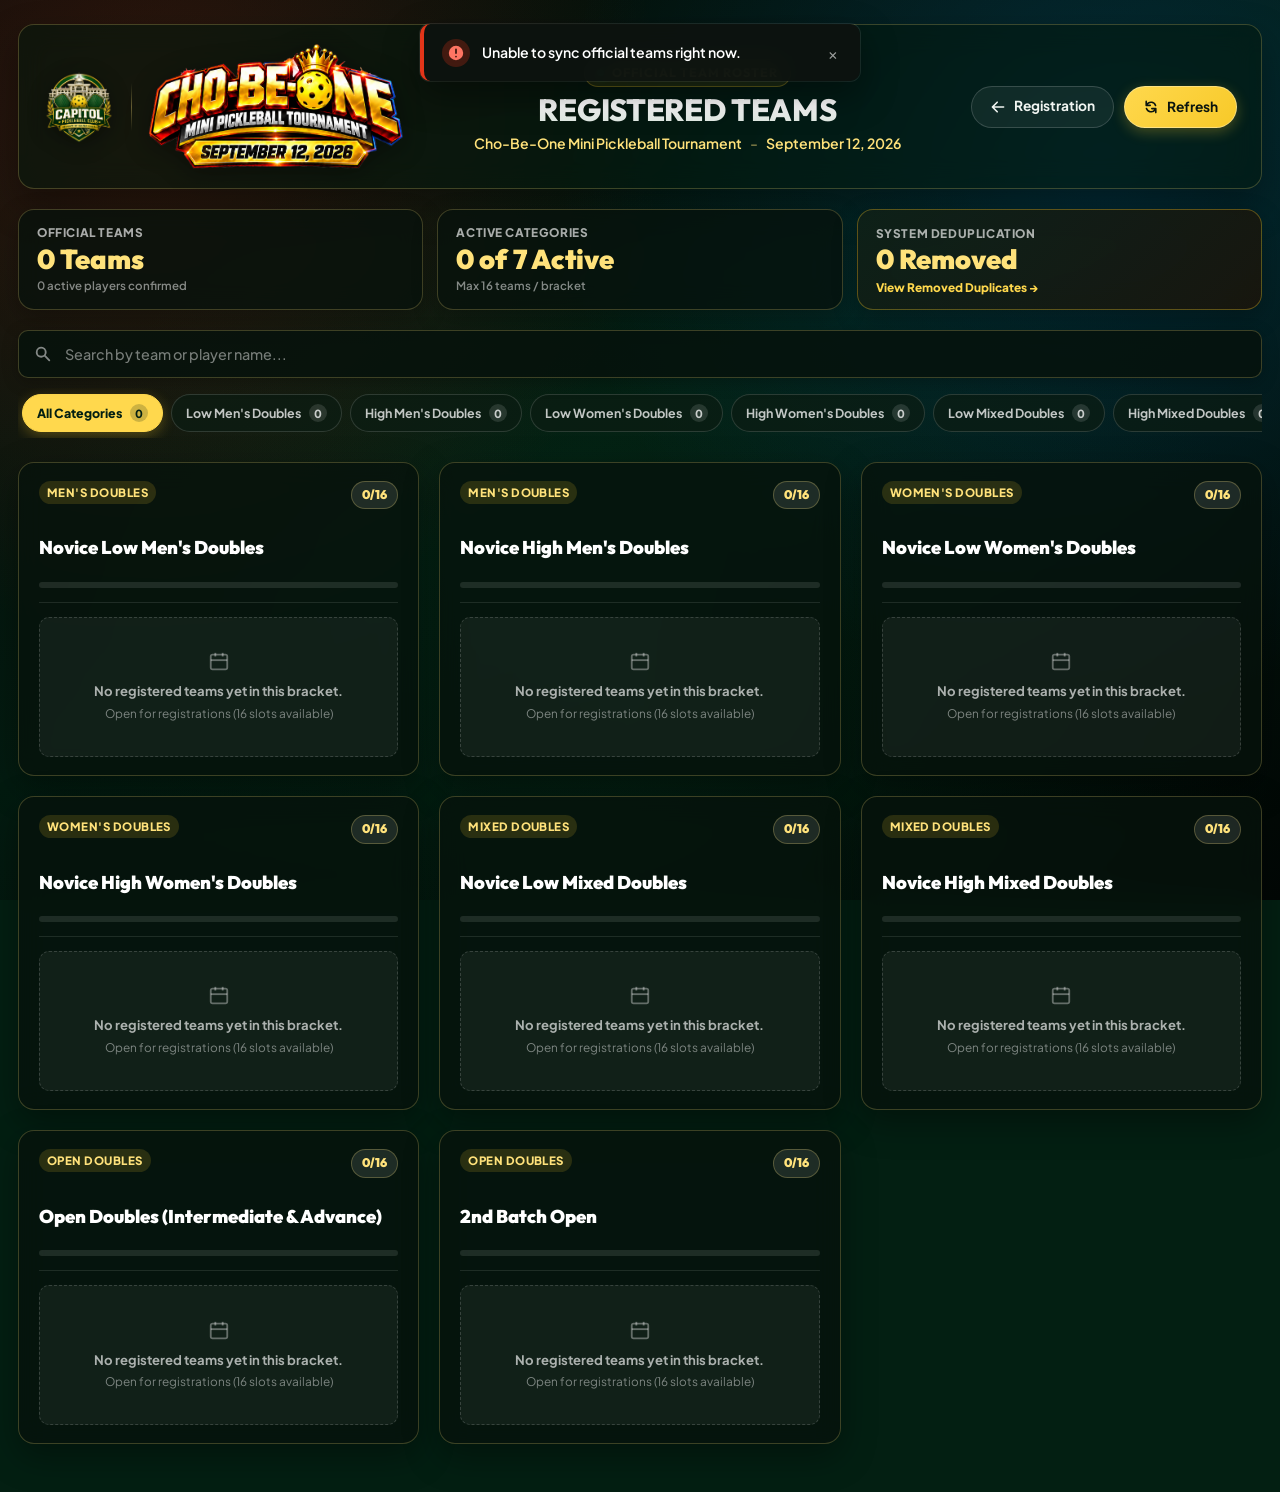
<file: official-teams.html>
<!DOCTYPE html>
<html lang="en">
<head>
  <meta charset="UTF-8">
  <meta name="viewport" content="width=device-width, initial-scale=1.0">
  <title>Cho-Be-One Official Teams</title>
  <meta name="description" content="Official registered teams for the Cho-Be-One Mini Pickleball Tournament.">
  <link rel="preconnect" href="https://fonts.googleapis.com">
  <link rel="preconnect" href="https://fonts.gstatic.com" crossorigin>
  <link href="https://fonts.googleapis.com/css2?family=Outfit:wght@500;600;700;800;900&family=Plus+Jakarta+Sans:wght@400;500;600;700;800&display=swap" rel="stylesheet">
  <link rel="stylesheet" href="styles.css">
  <link rel="stylesheet" href="bracketing.css">
  <link rel="stylesheet" href="official-teams.css">
</head>
<body class="bracket-body official-teams-body">
  <div id="toastContainer" class="toast-container" aria-live="polite" aria-atomic="true"></div>

  <main class="bracket-page official-teams-page">
    <header class="bracket-hero">
      <div class="bracket-brand">
        <img src="assets/cpc-logo.png" alt="Capitol Pickleball Club logo" class="bracket-club-logo">
        <span class="bracket-brand-divider" aria-hidden="true"></span>
        <img src="assets/chobeone-logo.png" alt="Cho-Be-One Mini Pickleball Tournament logo" class="bracket-event-logo">
      </div>

      <div class="bracket-title-wrap">
        <div class="bracket-kicker-badge">
          <span class="kicker-dot"></span>
          <span>Official Team Roster</span>
        </div>
        <h1 class="bracket-main-title">Registered Teams</h1>
        <p class="bracket-meta-info">
          <span>Cho-Be-One Mini Pickleball Tournament</span>
          <span class="meta-dot" aria-hidden="true">-</span>
          <span>September 12, 2026</span>
        </p>
      </div>

      <nav class="bracket-nav" aria-label="Roster navigation">
        <a href="index.html" class="bracket-nav-btn bracket-btn-ghost">
          <svg class="nav-btn-icon" viewBox="0 0 20 20" fill="currentColor" width="16" height="16" aria-hidden="true">
            <path fill-rule="evenodd" d="M9.707 16.707a1 1 0 01-1.414 0l-6-6a1 1 0 010-1.414l6-6a1 1 0 011.414 1.414L5.414 9H17a1 1 0 110 2H5.414l4.293 4.293a1 1 0 010 1.414z" clip-rule="evenodd"/>
          </svg>
          <span>Registration</span>
        </a>
        <button type="button" class="bracket-nav-btn bracket-btn-primary" id="refreshTeamsBtn">
          <svg class="refresh-icon" viewBox="0 0 20 20" fill="currentColor" width="16" height="16" aria-hidden="true">
            <path fill-rule="evenodd" d="M4 2a1 1 0 011 1v2.101a7.002 7.002 0 0111.601 2.566 1 1 0 11-1.885.666A5.002 5.002 0 005.999 7H9a1 1 0 010 2H4a1 1 0 01-1-1V3a1 1 0 011-1zm.008 9.057a1 1 0 011.276.61A5.002 5.002 0 0014.001 13H11a1 1 0 110-2h5a1 1 0 011 1v5a1 1 0 11-2 0v-2.101a7.002 7.002 0 01-11.601-2.566 1 1 0 01.61-1.276z" clip-rule="evenodd"/>
          </svg>
          <span class="refresh-spinner" aria-hidden="true"></span>
          <span>Refresh</span>
        </button>
      </nav>
    </header>

    <section class="official-roster-summary" aria-label="Official roster summary">
      <div class="summary-stat-card">
        <span class="summary-label">Official Teams</span>
        <strong id="officialTotalTeams">Loading...</strong>
        <span class="summary-subtext" id="officialSlotsText">Verified unique teams</span>
      </div>
      <div class="summary-stat-card">
        <span class="summary-label">Active Categories</span>
        <strong id="officialActiveCategories">7 Divisions</strong>
        <span class="summary-subtext">Max 16 teams / bracket</span>
      </div>
      <div class="summary-stat-card summary-stat-audit">
        <span class="summary-label">System Deduplication</span>
        <strong id="duplicateRemovedCount">0 Removed</strong>
        <button type="button" class="summary-audit-link" id="auditToggleBtn" aria-expanded="false">
          <span>View Removed Duplicates &rarr;</span>
        </button>
      </div>
    </section>

    <!-- Interactive Search & Division Filtering Bar -->
    <section class="roster-toolbar" aria-label="Roster filters">
      <div class="roster-search-box">
        <svg class="search-icon" viewBox="0 0 20 20" fill="currentColor" width="18" height="18" aria-hidden="true">
          <path fill-rule="evenodd" d="M8 4a4 4 0 100 8 4 4 0 000-8zM2 8a6 6 0 1110.89 3.476l4.817 4.817a1 1 0 01-1.414 1.414l-4.816-4.816A6 6 0 012 8z" clip-rule="evenodd" />
        </svg>
        <input type="search" id="rosterSearchInput" class="roster-search-input" placeholder="Search by team or player name..." aria-label="Search registered teams">
        <button type="button" id="clearSearchBtn" class="clear-search-btn" aria-label="Clear search" hidden>
          <svg viewBox="0 0 24 24" fill="none" stroke="currentColor" stroke-width="2.5" stroke-linecap="round" stroke-linejoin="round" width="13" height="13" aria-hidden="true">
            <line x1="18" y1="6" x2="6" y2="18"></line>
            <line x1="6" y1="6" x2="18" y2="18"></line>
          </svg>
        </button>
      </div>

      <div class="category-filter-bar" id="categoryFilterBar" role="tablist" aria-label="Filter by category">
        <!-- Filter chips populated via JavaScript -->
      </div>
    </section>

    <!-- Removed Duplicate Teams Audit Panel (Toggleable) -->
    <section class="removed-duplicates-panel" id="removedDuplicatesPanel" hidden aria-label="Removed duplicate teams">
      <div class="removed-duplicates-header">
        <div class="removed-duplicates-top-row">
          <span class="removed-alert-badge">
            <svg viewBox="0 0 20 20" fill="currentColor" width="15" height="15" aria-hidden="true">
              <path fill-rule="evenodd" d="M8.257 3.099c.765-1.36 2.722-1.36 3.486 0l5.58 9.92c.75 1.334-.213 2.98-1.742 2.98H4.42c-1.53 0-2.493-1.646-1.743-2.98l5.58-9.92zM11 13a1 1 0 11-2 0 1 1 0 012 0zm-1-8a1 1 0 00-1 1v3a1 1 0 002 0V6a1 1 0 00-1-1z" clip-rule="evenodd" />
            </svg>
            <span>Policy: 1 Name in 1 Team &amp; Category Only</span>
          </span>
          <button type="button" class="close-audit-btn" id="closeAuditBtn" aria-label="Close audit panel">
            <svg viewBox="0 0 24 24" fill="none" stroke="currentColor" stroke-width="2.2" stroke-linecap="round" stroke-linejoin="round" width="14" height="14" aria-hidden="true">
              <line x1="18" y1="6" x2="6" y2="18"></line>
              <line x1="6" y1="6" x2="18" y2="18"></line>
            </svg>
            <span>Close</span>
          </button>
        </div>
        <div class="removed-duplicates-title-wrap">
          <h2 class="removed-duplicates-title">Duplicate Registrations Removed by System</h2>
          <p class="removed-duplicates-sub">Each player is restricted to <strong>one team</strong> and <strong>one category</strong> across the entire tournament. Subsequent duplicate submissions below have been automatically disqualified and excluded from the official roster.</p>
        </div>
      </div>
      <div class="removed-duplicates-list" id="removedDuplicatesList"></div>
    </section>

    <!-- Main Official Teams Category Grid -->
    <section class="official-category-grid" id="officialCategoryGrid" aria-label="Teams by category">
      <div class="official-category-card skeleton-official-card"></div>
      <div class="official-category-card skeleton-official-card"></div>
      <div class="official-category-card skeleton-official-card"></div>
    </section>
  </main>

  <script src="official-teams.js"></script>
</body>
</html>
</file>
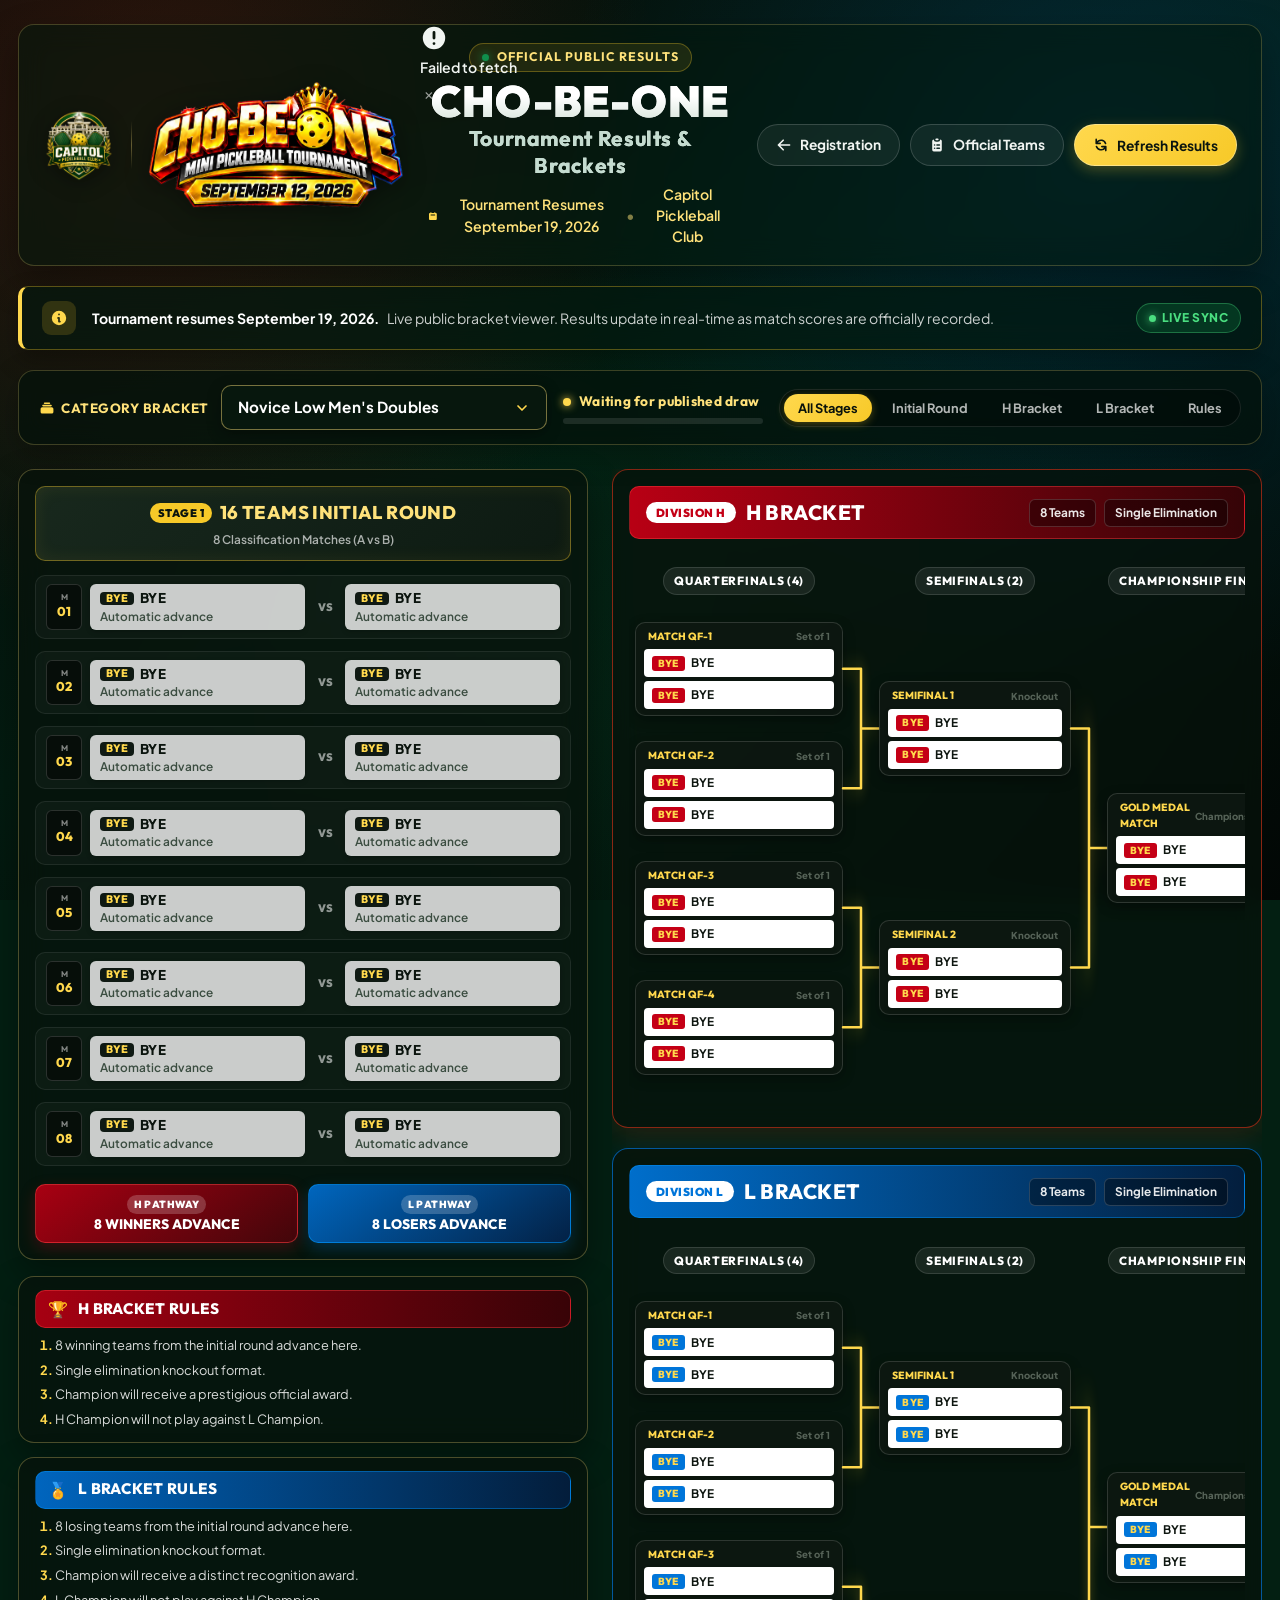
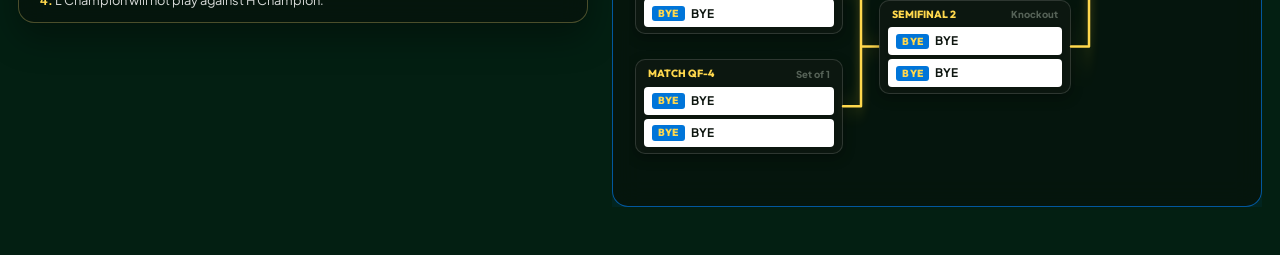
<file: results.html>
<!DOCTYPE html>
<html lang="en">
<head>
  <meta charset="UTF-8">
  <meta name="viewport" content="width=device-width, initial-scale=1.0">
  <title>Cho-Be-One Tournament Results &amp; Brackets</title>
  <meta name="description" content="Live official public results and championship brackets for the Cho-Be-One Mini Pickleball Tournament.">
  <link rel="preconnect" href="https://fonts.googleapis.com">
  <link rel="preconnect" href="https://fonts.gstatic.com" crossorigin>
  <link href="https://fonts.googleapis.com/css2?family=Outfit:wght@500;600;700;800;900&family=Plus+Jakarta+Sans:wght@400;500;600;700;800&display=swap" rel="stylesheet">
  <link rel="stylesheet" href="styles.css">
  <link rel="stylesheet" href="bracketing.css">
  <link rel="stylesheet" href="results.css">
</head>
<body class="bracket-body results-page-body">
  <!-- Global Centralized Floating Toast Notification Container -->
  <div id="toastContainer" class="toast-container" aria-live="polite" aria-atomic="true"></div>

  <main class="bracket-page">
    <header class="bracket-hero">
      <div class="bracket-brand">
        <img src="assets/cpc-logo.png" alt="Capitol Pickleball Club logo" class="bracket-club-logo">
        <span class="bracket-brand-divider" aria-hidden="true"></span>
        <img src="assets/chobeone-logo.png" alt="Cho-Be-One Mini Pickleball Tournament logo" class="bracket-event-logo">
      </div>

      <div class="bracket-title-wrap">
        <div class="bracket-kicker-badge">
          <span class="kicker-dot"></span>
          <span>Official Public Results</span>
        </div>
        <h1 class="bracket-main-title">
          <span class="bracket-title-brand">CHO-BE-ONE</span>
          <span class="bracket-title-sub">Tournament Results &amp; Brackets</span>
        </h1>
        <p class="bracket-meta-info">
          <svg class="meta-icon" viewBox="0 0 20 20" fill="currentColor" width="16" height="16" aria-hidden="true">
            <path fill-rule="evenodd" d="M6 2a1 1 0 00-1 1v1H4a2 2 0 00-2 2v10a2 2 0 002 2h12a2 2 0 002-2V6a2 2 0 00-2-2h-1V3a1 1 0 10-2 0v1H7V3a1 1 0 00-1-1zm0 5a1 1 0 000 2h8a1 1 0 100-2H6z" clip-rule="evenodd"/>
          </svg>
          <span>Tournament Resumes September 19, 2026</span>
          <span class="meta-dot" aria-hidden="true">•</span>
          <span>Capitol Pickleball Club</span>
        </p>
      </div>

      <nav class="bracket-nav" aria-label="Tournament navigation">
        <a href="index.html" class="bracket-nav-btn bracket-btn-ghost">
          <svg class="nav-btn-icon" viewBox="0 0 20 20" fill="currentColor" width="16" height="16" aria-hidden="true">
            <path fill-rule="evenodd" d="M9.707 16.707a1 1 0 01-1.414 0l-6-6a1 1 0 010-1.414l6-6a1 1 0 011.414 1.414L5.414 9H17a1 1 0 110 2H5.414l4.293 4.293a1 1 0 010 1.414z" clip-rule="evenodd"/>
          </svg>
          <span>Registration</span>
        </a>
        <a href="official-teams.html" class="bracket-nav-btn bracket-btn-ghost">
          <svg class="nav-btn-icon" viewBox="0 0 20 20" fill="currentColor" width="16" height="16" aria-hidden="true">
            <path d="M9 2a1 1 0 000 2h2a1 1 0 100-2H9z"/>
            <path fill-rule="evenodd" d="M4 5a2 2 0 012-2 3 3 0 003 3h2a3 3 0 003-3 2 2 0 012 2v11a2 2 0 01-2 2H6a2 2 0 01-2-2V5zm3 4a1 1 0 000 2h.01a1 1 0 100-2H7zm3 0a1 1 0 000 2h3a1 1 0 100-2h-3zm-3 4a1 1 0 100 2h.01a1 1 0 100-2H7zm3 0a1 1 0 100 2h3a1 1 0 100-2h-3z" clip-rule="evenodd"/>
          </svg>
          <span>Official Teams</span>
        </a>
        <button type="button" class="bracket-nav-btn bracket-btn-primary" id="refreshResultsBtn" aria-label="Refresh tournament results">
          <svg class="refresh-icon" viewBox="0 0 20 20" fill="currentColor" width="16" height="16" aria-hidden="true">
            <path fill-rule="evenodd" d="M4 2a1 1 0 011 1v2.101a7.002 7.002 0 0111.601 2.566 1 1 0 11-1.885.666A5.002 5.002 0 005.999 7H9a1 1 0 010 2H4a1 1 0 01-1-1V3a1 1 0 011-1zm.008 9.057a1 1 0 011.276.61A5.002 5.002 0 0014.001 13H11a1 1 0 110-2h5a1 1 0 011 1v5a1 1 0 11-2 0v-2.101a7.002 7.002 0 01-11.601-2.566 1 1 0 01.61-1.276z" clip-rule="evenodd"/>
          </svg>
          <span class="refresh-spinner" aria-hidden="true"></span>
          <span class="refresh-text">Refresh Results</span>
        </button>
      </nav>
    </header>

    <section class="results-notice-banner" aria-label="Tournament notice">
      <div class="results-notice-icon" aria-hidden="true">
        <svg viewBox="0 0 20 20" fill="currentColor" width="18" height="18">
          <path fill-rule="evenodd" d="M18 10a8 8 0 11-16 0 8 8 0 0116 0zm-7-4a1 1 0 11-2 0 1 1 0 012 0zM9 9a1 1 0 000 2v3a1 1 0 001 1h1a1 1 0 100-2v-3a1 1 0 00-1-1H9z" clip-rule="evenodd"/>
        </svg>
      </div>
      <div class="results-notice-text">
        <strong>Tournament resumes September 19, 2026.</strong>
        <span>Live public bracket viewer. Results update in real-time as match scores are officially recorded.</span>
      </div>
      <div class="results-notice-tag" id="resultsSyncBadge">Live Sync</div>
    </section>

    <!-- Control Toolbar with Category Selector, Capacity Tracker, and Stage Navigation -->
    <section class="bracket-control-panel" aria-label="Results filters and controls">
      <div class="category-selector-group">
        <label class="bracket-select-label" for="resultsCategorySelect">
          <svg class="select-label-icon" viewBox="0 0 20 20" fill="currentColor" width="16" height="16" aria-hidden="true">
            <path d="M7 3a1 1 0 000 2h6a1 1 0 100-2H7zM4 7a1 1 0 011-1h10a1 1 0 110 2H5a1 1 0 01-1-1zM2 11a2 2 0 012-2h12a2 2 0 012 2v4a2 2 0 01-2 2H4a2 2 0 01-2-2v-4z"/>
          </svg>
          <span>Category Bracket</span>
        </label>
        <div class="select-wrapper">
          <select id="resultsCategorySelect" class="visually-hidden" aria-label="Select tournament category"></select>
          <!-- Custom Smooth Dropdown UI -->
          <div class="custom-dropdown bracket-dropdown" id="resultsCustomDropdown" role="combobox" aria-expanded="false" aria-haspopup="listbox" aria-label="Select tournament category" tabindex="0">
            <div class="dropdown-trigger bracket-dropdown-trigger" id="resultsDropdownTrigger">
              <span class="dropdown-selected-text" id="resultsDropdownSelectedText">Novice Low Men's Doubles</span>
              <span class="dropdown-arrow" aria-hidden="true">
                <svg viewBox="0 0 24 24" fill="none" stroke="currentColor" stroke-width="2.5" stroke-linecap="round" stroke-linejoin="round" width="16" height="16">
                  <polyline points="6 9 12 15 18 9"></polyline>
                </svg>
              </span>
            </div>
            <ul class="dropdown-menu bracket-dropdown-menu" id="resultsDropdownMenu" role="listbox">
              <!-- Populated dynamically via JavaScript with smooth animations & live team count badges -->
            </ul>
          </div>
        </div>
      </div>

      <div class="bracket-status-tracker">
        <div class="capacity-info">
          <span class="capacity-indicator-dot" aria-hidden="true"></span>
          <span class="bracket-count" id="resultsStatusText">Loading results...</span>
        </div>
        <div class="capacity-progress-bar" aria-hidden="true">
          <div class="capacity-fill" id="resultsCapacityFill" style="width: 0%;"></div>
        </div>
      </div>

      <!-- Stage Quick-View Navigation for Responsive Accessibility -->
      <div class="bracket-stage-nav" role="tablist" aria-label="Tournament stages">
        <button type="button" class="stage-tab active" data-stage="all" role="tab" aria-selected="true">All Stages</button>
        <button type="button" class="stage-tab" data-stage="initial" role="tab" aria-selected="false">Initial Round</button>
        <button type="button" class="stage-tab" data-stage="h-bracket" role="tab" aria-selected="false">H Bracket</button>
        <button type="button" class="stage-tab" data-stage="l-bracket" role="tab" aria-selected="false">L Bracket</button>
        <button type="button" class="stage-tab" data-stage="rules" role="tab" aria-selected="false">Rules</button>
      </div>
    </section>

    <!-- Empty/Draw not published container -->
    <div id="resultsEmptyBanner" class="results-empty-container" hidden></div>

    <!-- Main Classification & Tournament Layout Grid -->
    <section class="classification-layout" id="classificationLayout">
      <!-- Left Column: Elimination Round & Rules Below It -->
      <div class="elimination-sidebar" id="eliminationSidebar">
        <!-- 1. Initial 16 Teams Round -->
        <aside class="initial-round-card stage-section" id="stageInitial" aria-label="16 teams classification round">
          <div class="panel-header-card gold-header">
            <div class="header-main-tag">
              <span class="header-badge">Stage 1</span>
              <h2>16 Teams Initial Round</h2>
            </div>
            <span class="header-sub">8 Classification Matches (A vs B)</span>
          </div>

          <div class="match-table" id="initialMatchTable" role="region" aria-label="Initial match pairings">
            <!-- Populated by JavaScript with real data or skeletons -->
          </div>

          <div class="advance-boxes">
            <div class="advance-box high">
              <div class="advance-badge">H Pathway</div>
              <div class="advance-text">8 Winners Advance</div>
            </div>
            <div class="advance-box low">
              <div class="advance-badge">L Pathway</div>
              <div class="advance-text">8 Losers Advance</div>
            </div>
          </div>
        </aside>

        <!-- 3. Tournament Rules & Guidelines (Directly Below Elimination Round) -->
        <aside class="rules-stack stage-section" id="stageRules" aria-label="Tournament rules">
          <section class="rules-panel high-rules">
            <div class="rules-panel-header">
              <span class="rule-icon-badge high-icon" aria-hidden="true">🏆</span>
              <h2>H Bracket Rules</h2>
            </div>
            <ol class="rules-list">
              <li>8 winning teams from the initial round advance here.</li>
              <li>Single elimination knockout format.</li>
              <li>Champion will receive a prestigious official award.</li>
              <li>H Champion will not play against L Champion.</li>
            </ol>
          </section>

          <section class="rules-panel low-rules">
            <div class="rules-panel-header">
              <span class="rule-icon-badge low-icon" aria-hidden="true">🏅</span>
              <h2>L Bracket Rules</h2>
            </div>
            <ol class="rules-list">
              <li>8 losing teams from the initial round advance here.</li>
              <li>Single elimination knockout format.</li>
              <li>Champion will receive a distinct recognition award.</li>
              <li>L Champion will not play against H Champion.</li>
            </ol>
          </section>
        </aside>
      </div>

      <!-- Right Column: Dual Brackets (High & Low) Stack with Expanded Room Width -->
      <div class="brackets-stack stage-section" id="stageBrackets">
        <!-- High (H) Bracket Section -->
        <section class="bracket-panel high-panel stage-subsection" id="stageHBracket" aria-label="H Bracket championship tree">
          <div class="bracket-panel-head">
            <div class="panel-title-group">
              <span class="bracket-tier-badge high-badge">Division H</span>
              <h2>H Bracket</h2>
            </div>
            <div class="panel-meta-tags">
              <span class="bracket-meta-tag">8 Teams</span>
              <span class="bracket-meta-tag">Single Elimination</span>
            </div>
          </div>
          <div class="bracket-scroll-hint" aria-hidden="true">
            <svg viewBox="0 0 20 20" fill="currentColor" width="14" height="14">
              <path fill-rule="evenodd" d="M12.293 5.293a1 1 0 011.414 0l4 4a1 1 0 010 1.414l-4 4a1 1 0 01-1.414-1.414L14.586 11H3a1 1 0 110-2h11.586l-2.293-2.293a1 1 0 010-1.414z" clip-rule="evenodd"/>
            </svg>
            <span>Swipe horizontally to view all rounds →</span>
          </div>
          <div class="tournament-bracket-scroller">
            <div class="tournament-bracket" id="hBracket" role="region" aria-label="H Bracket Tree"></div>
          </div>
        </section>

        <!-- Low (L) Bracket Section -->
        <section class="bracket-panel low-panel stage-subsection" id="stageLBracket" aria-label="L Bracket consolation tree">
          <div class="bracket-panel-head">
            <div class="panel-title-group">
              <span class="bracket-tier-badge low-badge">Division L</span>
              <h2>L Bracket</h2>
            </div>
            <div class="panel-meta-tags">
              <span class="bracket-meta-tag">8 Teams</span>
              <span class="bracket-meta-tag">Single Elimination</span>
            </div>
          </div>
          <div class="bracket-scroll-hint" aria-hidden="true">
            <svg viewBox="0 0 20 20" fill="currentColor" width="14" height="14">
              <path fill-rule="evenodd" d="M12.293 5.293a1 1 0 011.414 0l4 4a1 1 0 010 1.414l-4 4a1 1 0 01-1.414-1.414L14.586 11H3a1 1 0 110-2h11.586l-2.293-2.293a1 1 0 010-1.414z" clip-rule="evenodd"/>
            </svg>
            <span>Swipe horizontally to view all rounds →</span>
          </div>
          <div class="tournament-bracket-scroller">
            <div class="tournament-bracket" id="lBracket" role="region" aria-label="L Bracket Tree"></div>
          </div>
        </section>
      </div>
    </section>
  </main>
  <script src="results.js?v=20260914-2"></script>
</body>
</html>
</file>
<file: styles.css>
/* ==========================================================================
   Cho-Be-One Mini Pickleball Tournament - Design System & Stylesheet
   Typography: Inter (Clean, Modern, Athletic)
   Theme: Forest Emerald & Championship Gold with High Contrast Accents
   ========================================================================== */

:root {
  /* Brand Palette */
  --green-950: #031f12;
  --green-900: #07351f;
  --green-800: #0a4f2d;
  --green-700: #0c6f3a;
  --green-600: #108e4c;
  --green-100: #e3f5ec;
  --green-50:  #f0faf4;

  --gold-500: #f7c928;
  --gold-400: #ffd84d;
  --gold-300: #ffe27b;
  --gold-100: #fff9e6;

  --red-600: #c92a10;
  --red-500: #e23519;
  --red-100: #ffe8e4;

  --ink: #0d130f;
  --ink-secondary: #3d4a41;
  --muted: #66756b;
  --surface: #ffffff;
  --surface-subtle: #f8faf8;
  --line: rgba(3, 31, 18, 0.12);
  --line-focus: #0c6f3a;

  /* Shadows & Elevation */
  --shadow-sm: 0 2px 6px rgba(0, 0, 0, 0.05);
  --shadow-md: 0 8px 24px rgba(3, 31, 18, 0.08);
  --shadow-lg: 0 20px 48px rgba(3, 31, 18, 0.18), 0 6px 14px rgba(0, 0, 0, 0.08);
  --shadow-dropdown: 0 16px 40px rgba(3, 31, 18, 0.18), 0 4px 12px rgba(0, 0, 0, 0.06);

  /* Radii */
  --radius-sm: 6px;
  --radius-md: 10px;
  --radius-lg: 16px;
  --radius-full: 9999px;

  /* Physics / Inertial Transitions */
  --ease-spring: cubic-bezier(0.16, 1, 0.3, 1);
  --ease-smooth: cubic-bezier(0.2, 0.8, 0.2, 1);
  --duration-fast: 160ms;
  --duration-normal: 260ms;
  --duration-slow: 380ms;
}

/* Base Reset & Box Sizing */
*, *::before, *::after {
  box-sizing: border-box;
}

html {
  font-family: "Inter", -apple-system, BlinkMacSystemFont, "Segoe UI", Roboto, sans-serif;
  -webkit-font-smoothing: antialiased;
  -moz-osx-font-smoothing: grayscale;
  scroll-behavior: smooth;
  color: var(--ink);
  background: var(--green-950);
}

body {
  margin: 0;
  min-height: 100vh;
  color: var(--ink);
  font-family: "Inter", sans-serif;
  line-height: 1.5;
  background:
    radial-gradient(circle at 12% 8%, rgba(247, 201, 40, 0.18), transparent 38rem),
    radial-gradient(circle at 88% 30%, rgba(12, 111, 58, 0.35), transparent 42rem),
    linear-gradient(155deg, var(--green-950) 0%, var(--green-900) 45%, #05140d 100%);
  background-attachment: fixed;
  overflow-x: hidden;
}

img {
  max-width: 100%;
  height: auto;
  display: block;
}

button, input, select, textarea {
  font-family: inherit;
  font-size: 1rem;
}

/* Visually Hidden Utility for Accessible Native Controls */
.visually-hidden,
.visually-hidden-file {
  position: absolute !important;
  width: 1px !important;
  height: 1px !important;
  padding: 0 !important;
  margin: -1px !important;
  overflow: hidden !important;
  clip: rect(0, 0, 0, 0) !important;
  white-space: nowrap !important;
  border: 0 !important;
}

/* ==========================================================================
   Global Centralized Floating Toast Notifications
   ========================================================================== */
.toast-container {
  position: fixed;
  top: 24px;
  left: 50%;
  transform: translateX(-50%);
  z-index: 9999;
  width: min(92vw, 440px);
  pointer-events: none;
  display: flex;
  flex-direction: column;
  gap: 10px;
}

.toast {
  pointer-events: auto;
  display: flex;
  align-items: center;
  justify-content: space-between;
  gap: 12px;
  padding: 14px 18px;
  border-radius: var(--radius-md);
  background: rgba(13, 19, 15, 0.94);
  backdrop-filter: blur(14px);
  -webkit-backdrop-filter: blur(14px);
  color: #ffffff;
  box-shadow: 0 14px 36px rgba(0, 0, 0, 0.4), 0 0 0 1px rgba(255, 255, 255, 0.1);
  opacity: 0;
  transform: translateY(-24px) scale(0.94);
  transition: transform var(--duration-slow) var(--ease-spring), opacity var(--duration-normal) ease;
}

.toast.show {
  opacity: 1;
  transform: translateY(0) scale(1);
}

.toast.hide {
  opacity: 0;
  transform: translateY(-16px) scale(0.96);
  transition: transform 200ms ease, opacity 200ms ease;
}

.toast-body {
  display: flex;
  align-items: center;
  gap: 12px;
  min-width: 0;
  flex: 1;
}

.toast-icon {
  display: inline-flex;
  align-items: center;
  justify-content: center;
  flex-shrink: 0;
  width: 28px;
  height: 28px;
  border-radius: var(--radius-full);
}

.toast-message {
  font-size: 0.88rem;
  font-weight: 600;
  line-height: 1.4;
  word-break: break-word;
}

.toast-close {
  background: transparent;
  border: none;
  color: rgba(255, 255, 255, 0.6);
  cursor: pointer;
  padding: 4px;
  display: flex;
  align-items: center;
  justify-content: center;
  border-radius: var(--radius-sm);
  transition: color var(--duration-fast), background var(--duration-fast);
}

.toast-close:hover {
  color: #fff;
  background: rgba(255, 255, 255, 0.1);
}

/* Toast Variants */
.toast.toast-success {
  border-left: 4px solid var(--gold-500);
}
.toast.toast-success .toast-icon {
  background: rgba(12, 111, 58, 0.35);
  color: var(--gold-400);
}

.toast.toast-error {
  border-left: 4px solid var(--red-500);
}
.toast.toast-error .toast-icon {
  background: rgba(226, 53, 25, 0.25);
  color: #ff7563;
}

.toast.toast-info {
  border-left: 4px solid var(--gold-400);
}
.toast.toast-info .toast-icon {
  background: rgba(247, 201, 40, 0.2);
  color: var(--gold-300);
}

/* ==========================================================================
   Layout Shell & Header
   ========================================================================== */
.page-shell {
  width: min(1200px, calc(100% - clamp(24px, 5vw, 64px)));
  margin: 0 auto;
  padding: 24px 0 64px;
}

.site-header {
  margin-bottom: 14px;
}

.brand-lockup {
  display: flex;
  flex-direction: column;
  align-items: center;
  justify-content: center;
  gap: 8px;
  text-align: center;
}

.club-logo {
  width: clamp(115px, 14vw, 160px);
  height: auto;
  filter: drop-shadow(0 12px 28px rgba(0, 0, 0, 0.48));
  transition: transform var(--duration-normal) var(--ease-spring);
}

.club-logo:hover {
  transform: scale(1.04);
}

.event-logo {
  width: min(560px, 88vw);
  height: auto;
  filter: drop-shadow(0 14px 28px rgba(0, 0, 0, 0.45));
}

/* ==========================================================================
   Hero Section Grid
   ========================================================================== */
.hero-section {
  display: flex;
  flex-direction: column;
  gap: 24px;
}

.hero-grid {
  display: grid;
  grid-template-columns: minmax(0, 1.05fr) minmax(440px, 510px);
  gap: clamp(20px, 3.5vw, 36px);
  align-items: start;
}

.registration-panel {
  grid-column: 2;
  grid-row: 1 / span 2;
  align-self: stretch;
}

.categories-section {
  grid-column: 1;
  grid-row: 2;
  align-self: stretch;
}

/* Left Hero Copy */
.hero-copy {
  color: #ffffff;
  padding-top: 0;
}

.badge-pill {
  display: inline-flex;
  align-items: center;
  gap: 8px;
  padding: 5px 13px;
  border-radius: var(--radius-full);
  background: rgba(247, 201, 40, 0.12);
  border: 1px solid rgba(247, 201, 40, 0.32);
  color: var(--gold-300);
  font-size: 0.78rem;
  font-weight: 800;
  letter-spacing: 0.03em;
  text-transform: uppercase;
  margin-top: 14px;
  margin-bottom: 12px;
}

.badge-pill.sm {
  margin-top: 0;
  font-size: 0.72rem;
  padding: 4px 10px;
  margin-bottom: 10px;
}

.badge-icon {
  color: var(--gold-400);
}

.hero-title {
  margin: 0 0 12px;
  display: flex;
  flex-direction: column;
  gap: 4px;
}

.hero-title-brand {
  font-family: "Inter", sans-serif;
  font-size: clamp(2.4rem, 4.8vw, 4rem);
  font-weight: 900;
  line-height: 1.02;
  letter-spacing: -0.03em;
  color: #ffffff;
  text-transform: uppercase;
  text-shadow: 0 4px 16px rgba(0, 0, 0, 0.4);
}

.hero-title-sub {
  font-family: "Inter", sans-serif;
  font-size: clamp(1.3rem, 2.25vw, 1.9rem);
  font-weight: 700;
  line-height: 1.2;
  letter-spacing: -0.015em;
  color: #c4dcd0;
  text-transform: capitalize;
  text-shadow: 0 2px 8px rgba(0, 0, 0, 0.3);
}

.lead {
  margin: 0 0 20px;
  font-size: clamp(1rem, 1.4vw, 1.15rem);
  line-height: 1.6;
  color: rgba(255, 255, 255, 0.86);
  max-width: 540px;
}

/* Event Strip Cards: two columns for tournament details and results */
.event-strip {
  display: grid;
  grid-template-columns: repeat(2, minmax(0, 1fr));
  gap: 12px;
  margin-bottom: 12px;
}

.event-strip-item {
  display: flex;
  align-items: center;
  text-align: left;
  gap: 14px;
  padding: 16px 18px;
  border-radius: var(--radius-md);
  background: rgba(255, 255, 255, 0.05);
  border: 1px solid rgba(255, 255, 255, 0.12);
  backdrop-filter: blur(8px);
  transition: transform var(--duration-normal) var(--ease-spring), border-color var(--duration-normal);
}

.event-strip-item.featured {
  background: rgba(255, 255, 255, 0.08);
  border-color: rgba(247, 201, 40, 0.3);
}

.event-strip-item:hover {
  transform: translateY(-2px);
  border-color: rgba(247, 201, 40, 0.4);
  background: rgba(255, 255, 255, 0.09);
}

.strip-icon-box {
  display: inline-flex;
  align-items: center;
  justify-content: center;
  width: 40px;
  height: 40px;
  border-radius: var(--radius-sm);
  background: rgba(247, 201, 40, 0.15);
  color: var(--gold-400);
  flex-shrink: 0;
}

.strip-label {
  display: block;
  font-size: 0.72rem;
  font-weight: 700;
  text-transform: uppercase;
  letter-spacing: 0.04em;
  color: rgba(255, 255, 255, 0.65);
  margin-bottom: 3px;
  text-align: left;
}

.strip-value {
  display: block;
  font-size: 0.96rem;
  font-weight: 800;
  color: #ffffff;
  text-align: left;
}

/* Deadline Box */
.deadline-box {
  display: flex;
  align-items: center;
  gap: 16px;
  padding: 16px 20px;
  border-radius: var(--radius-md);
  border-left: 4px solid var(--gold-500);
  background: linear-gradient(90deg, rgba(226, 53, 25, 0.22), rgba(247, 201, 40, 0.12));
  border-top: 1px solid rgba(255, 255, 255, 0.08);
  border-right: 1px solid rgba(255, 255, 255, 0.08);
  border-bottom: 1px solid rgba(255, 255, 255, 0.08);
  margin-bottom: 0;
}

.registration-status-card {
  margin: 0;
  min-height: 0;
}

.tournament-results-link {
  color: inherit;
  text-decoration: none;
}

.tournament-results-link .strip-icon-box {
  color: var(--gold-300);
}

.tournament-resume-notice {
  margin-top: 12px;
  padding: 14px 18px;
  border: 1px solid rgba(247, 201, 40, 0.35);
  border-left: 4px solid var(--gold-400);
  border-radius: var(--radius-md);
  background: rgba(247, 201, 40, 0.1);
  color: var(--gold-200);
  font-size: 0.95rem;
}

.tournament-resume-label {
  display: block;
  margin-bottom: 3px;
  color: rgba(255, 255, 255, 0.68);
  font-size: 0.72rem;
  font-weight: 800;
  letter-spacing: 0.04em;
  text-transform: uppercase;
}

.deadline-icon-wrap {
  display: inline-flex;
  align-items: center;
  justify-content: center;
  width: 40px;
  height: 40px;
  border-radius: var(--radius-full);
  background: rgba(226, 53, 25, 0.2);
  color: var(--gold-400);
  flex-shrink: 0;
}

.deadline-label {
  display: block;
  font-size: 0.75rem;
  font-weight: 700;
  text-transform: uppercase;
  letter-spacing: 0.03em;
  color: rgba(255, 255, 255, 0.72);
}

.deadline-value {
  display: block;
  font-size: 1.05rem;
  font-weight: 800;
  color: var(--gold-300);
  margin-top: 2px;
}


/* ==========================================================================
   Registration Form Panel (Clean Cards, 8px Spacing, Modern UX)
   ========================================================================== */
.registration-panel {
  background: var(--surface);
  border-radius: var(--radius-lg);
  border: 1px solid rgba(255, 226, 123, 0.4);
  box-shadow: var(--shadow-lg);
  padding: clamp(20px, 3.5vw, 32px);
  position: relative;
}

.form-header {
  margin-bottom: 24px;
}

.form-header-badge {
  display: inline-block;
  font-size: 0.72rem;
  font-weight: 800;
  text-transform: uppercase;
  letter-spacing: 0.05em;
  color: var(--green-700);
  background: var(--green-100);
  padding: 4px 10px;
  border-radius: var(--radius-full);
  margin-bottom: 8px;
}

.form-header h2 {
  margin: 0 0 6px;
  font-size: clamp(1.4rem, 2.2vw, 1.85rem);
  font-weight: 800;
  letter-spacing: -0.02em;
  color: var(--green-950);
}

.form-header p {
  margin: 0;
  font-size: 0.88rem;
  color: var(--muted);
}

/* Form Sections */
.form-sections-wrapper {
  display: flex;
  flex-direction: column;
  gap: 20px;
}

.form-section {
  border: 1px solid var(--line);
  border-radius: var(--radius-md);
  padding: 18px 16px 16px;
  margin: 0;
  background: var(--surface-subtle);
  transition: border-color var(--duration-normal);
}

.form-section:focus-within {
  border-color: rgba(12, 111, 58, 0.4);
}

.section-legend {
  font-size: 0.8rem;
  font-weight: 800;
  text-transform: uppercase;
  letter-spacing: 0.04em;
  color: var(--green-800);
  padding: 0 8px;
  margin-left: 4px;
  display: inline-flex;
  align-items: center;
  gap: 8px;
}

.legend-num {
  display: inline-flex;
  align-items: center;
  justify-content: center;
  width: 18px;
  height: 18px;
  border-radius: var(--radius-full);
  background: var(--green-700);
  color: #fff;
  font-size: 0.7rem;
  font-weight: 900;
}

.form-grid {
  display: grid;
  grid-template-columns: repeat(2, minmax(0, 1fr));
  gap: 14px;
  margin-top: 4px;
}

.field {
  display: flex;
  flex-direction: column;
  gap: 6px;
}

.field.full {
  grid-column: 1 / -1;
}

.field-label {
  font-size: 0.82rem;
  font-weight: 700;
  color: var(--ink);
  letter-spacing: -0.01em;
}

.required-star {
  color: var(--red-500);
  font-weight: 900;
}

.field-hint {
  display: block;
  font-size: 0.76rem;
  font-weight: 600;
  color: var(--muted);
}

.category-meta-row {
  margin-top: 6px;
  display: flex;
  align-items: center;
  justify-content: space-between;
}

/* Input Styles */
.input-wrapper input {
  width: 100%;
  min-height: 44px;
  padding: 10px 14px;
  border: 1px solid var(--line);
  border-radius: var(--radius-sm);
  background: #ffffff;
  color: var(--ink);
  font-size: 0.92rem;
  font-weight: 500;
  outline: none;
  transition: border-color var(--duration-fast), box-shadow var(--duration-fast), background var(--duration-fast);
}

.input-wrapper input::placeholder {
  color: #9aa59e;
  font-weight: 400;
}

.input-wrapper input:hover {
  border-color: rgba(3, 31, 18, 0.28);
}

.input-wrapper input:focus {
  border-color: var(--line-focus);
  box-shadow: 0 0 0 3px rgba(12, 111, 58, 0.18);
  background: #ffffff;
}

/* ==========================================================================
   Smooth Custom Dropdown Component
   ========================================================================== */
.custom-dropdown {
  position: relative;
  width: 100%;
  outline: none;
  user-select: none;
}

.dropdown-trigger {
  display: flex;
  align-items: center;
  justify-content: space-between;
  width: 100%;
  min-height: 46px;
  padding: 10px 14px;
  border: 1px solid var(--line);
  border-radius: var(--radius-sm);
  background: #ffffff;
  color: var(--ink);
  font-size: 0.92rem;
  font-weight: 500;
  cursor: pointer;
  outline: none;
  transition: border-color var(--duration-fast), box-shadow var(--duration-fast), background var(--duration-fast);
}

.custom-dropdown:focus .dropdown-trigger,
.custom-dropdown.open .dropdown-trigger {
  border-color: var(--line-focus);
  box-shadow: 0 0 0 3px rgba(12, 111, 58, 0.18);
}

.dropdown-trigger:hover {
  border-color: rgba(3, 31, 18, 0.32);
}

.dropdown-selected-text {
  flex: 1;
  white-space: nowrap;
  overflow: hidden;
  text-overflow: ellipsis;
  color: var(--ink);
}

.dropdown-selected-text.is-placeholder {
  color: #9aa59e;
}

.dropdown-arrow {
  display: inline-flex;
  align-items: center;
  justify-content: center;
  color: var(--muted);
  margin-left: 8px;
  transition: transform var(--duration-normal) var(--ease-spring), color var(--duration-fast);
}

.custom-dropdown.open .dropdown-arrow {
  transform: rotate(180deg);
  color: var(--green-700);
}

/* Dropdown Menu Popover with Inertial Spring Animation */
.dropdown-menu {
  position: absolute;
  top: calc(100% + 6px);
  left: 0;
  right: 0;
  z-index: 100;
  margin: 0;
  padding: 6px;
  list-style: none;
  background: #ffffff;
  border: 1px solid rgba(12, 111, 58, 0.2);
  border-radius: var(--radius-md);
  box-shadow: var(--shadow-dropdown);
  max-height: 280px;
  overflow-y: auto;
  overscroll-behavior: contain;

  /* Inertial Entry/Exit State */
  opacity: 0;
  visibility: hidden;
  transform: translateY(-8px) scale(0.98);
  pointer-events: none;
  transition:
    opacity var(--duration-normal) var(--ease-spring),
    transform var(--duration-normal) var(--ease-spring),
    visibility var(--duration-normal);
}

.custom-dropdown.open .dropdown-menu {
  opacity: 1;
  visibility: visible;
  transform: translateY(0) scale(1);
  pointer-events: auto;
}

/* Custom Scrollbar for Dropdown Menu */
.dropdown-menu::-webkit-scrollbar {
  width: 6px;
}
.dropdown-menu::-webkit-scrollbar-thumb {
  background: rgba(3, 31, 18, 0.15);
  border-radius: 999px;
}
.dropdown-menu::-webkit-scrollbar-thumb:hover {
  background: rgba(3, 31, 18, 0.3);
}

/* Dropdown Options */
.dropdown-option {
  display: flex;
  align-items: center;
  justify-content: space-between;
  gap: 10px;
  padding: 10px 12px;
  border-radius: var(--radius-sm);
  font-size: 0.88rem;
  font-weight: 500;
  color: var(--ink);
  cursor: pointer;
  transition: background var(--duration-fast) ease, color var(--duration-fast) ease;
}

.dropdown-option:hover,
.dropdown-option.highlighted {
  background: var(--green-50);
  color: var(--green-950);
}

.dropdown-option.selected {
  background: var(--green-100);
  color: var(--green-900);
  font-weight: 700;
}

.dropdown-option.disabled {
  opacity: 0.55;
  cursor: not-allowed;
  background: #fff8f7;
  color: #8b1c12;
}

.option-badge {
  font-size: 0.72rem;
  font-weight: 700;
  padding: 3px 8px;
  border-radius: var(--radius-full);
  background: rgba(3, 31, 18, 0.06);
  color: var(--muted);
  flex-shrink: 0;
}

.dropdown-option.selected .option-badge {
  background: var(--green-700);
  color: #fff;
}

.dropdown-option.disabled .option-badge {
  background: #ffe8e4;
  color: var(--red-600);
}

/* ==========================================================================
   Custom File Dropzone UX
   ========================================================================== */
.custom-file-dropzone {
  display: block;
  border: 1.5px dashed var(--line);
  border-radius: var(--radius-md);
  background: #ffffff;
  padding: 14px 16px;
  cursor: pointer;
  transition: border-color var(--duration-fast), background var(--duration-fast), transform var(--duration-fast);
}

.custom-file-dropzone:hover {
  border-color: var(--green-700);
  background: var(--green-50);
}

.custom-file-dropzone.has-file {
  border-color: var(--green-600);
  background: var(--green-50);
  border-style: solid;
}

.dropzone-content {
  display: flex;
  align-items: center;
  gap: 12px;
}

.dropzone-icon {
  display: inline-flex;
  align-items: center;
  justify-content: center;
  width: 38px;
  height: 38px;
  border-radius: var(--radius-sm);
  background: var(--green-100);
  color: var(--green-700);
  flex-shrink: 0;
  transition: transform var(--duration-fast) var(--ease-spring);
}

.custom-file-dropzone:hover .dropzone-icon {
  transform: scale(1.08);
}

.custom-file-dropzone.has-file .dropzone-icon {
  background: var(--green-700);
  color: #ffffff;
}

.dropzone-text {
  flex: 1;
  min-width: 0;
}

.dropzone-prompt {
  display: block;
  font-size: 0.84rem;
  font-weight: 700;
  color: var(--ink);
  white-space: nowrap;
  overflow: hidden;
  text-overflow: ellipsis;
}

.dropzone-sub {
  display: block;
  font-size: 0.73rem;
  color: var(--muted);
}

.file-chosen-tag {
  display: inline-block;
  font-size: 0.72rem;
  font-weight: 700;
  color: var(--green-800);
  background: var(--green-100);
  padding: 4px 8px;
  border-radius: var(--radius-sm);
  flex-shrink: 0;
}

/* ==========================================================================
   Buttons & Loaders
   ========================================================================== */
.primary-button {
  position: relative;
  display: inline-flex;
  align-items: center;
  justify-content: center;
  width: 100%;
  min-height: 52px;
  margin-top: 20px;
  padding: 12px 24px;
  border: 0;
  border-radius: var(--radius-md);
  background: linear-gradient(135deg, var(--gold-400) 0%, var(--gold-500) 50%, #f08b17 100%);
  color: #111411;
  cursor: pointer;
  font-size: 0.96rem;
  font-weight: 900;
  letter-spacing: 0.02em;
  text-transform: uppercase;
  box-shadow: 0 6px 0 #942f11, 0 14px 22px rgba(0, 0, 0, 0.16);
  transition: transform var(--duration-fast) var(--ease-spring), box-shadow var(--duration-fast) var(--ease-spring), filter var(--duration-fast);
}

.primary-button:hover {
  transform: translateY(-2px);
  box-shadow: 0 8px 0 #942f11, 0 18px 28px rgba(0, 0, 0, 0.2);
  filter: brightness(1.03);
}

.primary-button:active {
  transform: translateY(3px);
  box-shadow: 0 3px 0 #942f11, 0 6px 12px rgba(0, 0, 0, 0.2);
}

.primary-button:disabled {
  cursor: not-allowed;
  opacity: 0.75;
  transform: none;
  box-shadow: 0 4px 0 #942f11;
}

/* Spinner for Buttons (Form submit & Modal action) */
.button-loader,
.modal-btn-spinner {
  display: none;
  width: 18px;
  height: 18px;
  margin-left: 10px;
  border: 2.5px solid rgba(17, 20, 17, 0.22);
  border-top-color: #111411;
  border-radius: 999px;
  animation: spin 0.7s linear infinite;
}

.primary-button.loading .button-loader,
.modal-action.loading .button-loader {
  display: inline-block;
}

@keyframes spin {
  to { transform: rotate(360deg); }
}

.privacy-note {
  display: flex;
  align-items: center;
  justify-content: center;
  gap: 6px;
  margin: 16px 0 0;
  font-size: 0.78rem;
  color: var(--muted);
  text-align: center;
}

.privacy-note svg {
  color: var(--green-700);
  flex-shrink: 0;
}

.placeholder-actions {
  display: flex;
  gap: 12px;
  margin-top: 24px;
  padding-top: 20px;
  border-top: 1px solid var(--line);
}

.secondary-action-button {
  flex: 1;
  min-width: 0;
  min-height: 48px;
  padding: 10px 16px;
  display: inline-flex;
  align-items: center;
  justify-content: center;
  gap: 8px;
  border: 1.5px solid rgba(12, 111, 58, 0.22);
  border-radius: var(--radius-md);
  background: #ffffff;
  color: var(--green-950);
  cursor: pointer;
  font-family: "Inter", sans-serif;
  font-size: 0.85rem;
  font-weight: 800;
  letter-spacing: 0.04em;
  text-transform: uppercase;
  box-shadow: 0 2px 5px rgba(3, 31, 18, 0.04);
  transition:
    transform var(--duration-fast) var(--ease-spring),
    border-color var(--duration-fast) ease,
    background-color var(--duration-fast) ease,
    color var(--duration-fast) ease,
    box-shadow var(--duration-fast) var(--ease-spring);
}

.secondary-action-button .action-btn-icon {
  color: var(--green-700);
  transition: transform var(--duration-fast) var(--ease-spring), color var(--duration-fast) ease;
}

.secondary-action-button:hover {
  transform: translateY(-2px);
  border-color: var(--green-700);
  background: var(--green-50);
  color: var(--green-900);
  box-shadow: 0 6px 16px rgba(12, 111, 58, 0.12);
}

.secondary-action-button:hover .action-btn-icon {
  transform: scale(1.1);
  color: var(--green-800);
}

.secondary-action-button:active {
  transform: translateY(1px);
  box-shadow: 0 2px 4px rgba(3, 31, 18, 0.08);
}

.secondary-action-button:focus-visible {
  outline: none;
  border-color: var(--green-700);
  box-shadow: 0 0 0 3px rgba(12, 111, 58, 0.2);
}

/* Status Message (Inline fallback) */
.status-message {
  margin-bottom: 16px;
  padding: 12px 16px;
  border-radius: var(--radius-sm);
  font-size: 0.88rem;
  font-weight: 700;
  line-height: 1.4;
}

.status-message.success {
  background: #dff6e8;
  color: #0c4f2b;
  border-left: 4px solid var(--green-700);
}

.status-message.error {
  background: #ffe2dc;
  color: #8b1c12;
  border-left: 4px solid var(--red-500);
}

/* ==========================================================================
   Categories / Brackets Grid Section
   ========================================================================== */
.categories-section {
  margin-top: 18px;
  padding-top: 18px;
  border-top: 1px solid rgba(255, 255, 255, 0.1);
}

.section-header-row {
  margin-bottom: 24px;
}

.section-heading h2 {
  margin: 0 0 8px;
  font-size: clamp(1.6rem, 3vw, 2.2rem);
  font-weight: 900;
  letter-spacing: -0.025em;
  color: #ffffff;
}

.section-sub {
  margin: 0;
  font-size: 0.95rem;
  color: rgba(255, 255, 255, 0.72);
  max-width: 620px;
}

.category-grid {
  display: grid;
  grid-template-columns: repeat(auto-fill, minmax(260px, 1fr));
  gap: 16px;
}

/* Bracket Card */
.bracket-card {
  display: flex;
  flex-direction: column;
  justify-content: space-between;
  padding: 20px;
  border-radius: var(--radius-md);
  background: rgba(255, 255, 255, 0.05);
  border: 1px solid rgba(255, 226, 123, 0.22);
  backdrop-filter: blur(8px);
  cursor: pointer;
  transition: transform var(--duration-normal) var(--ease-spring), border-color var(--duration-normal), background var(--duration-normal), box-shadow var(--duration-normal);
}

.bracket-card:hover {
  transform: translateY(-4px);
  background: rgba(255, 255, 255, 0.09);
  border-color: var(--gold-400);
  box-shadow: 0 12px 28px rgba(0, 0, 0, 0.3);
}

.bracket-card.is-selected {
  border-color: var(--gold-400);
  background: rgba(247, 201, 40, 0.12);
  box-shadow: 0 0 0 2px var(--gold-400);
}

.bracket-badge {
  align-self: flex-start;
  font-size: 0.72rem;
  font-weight: 800;
  text-transform: uppercase;
  letter-spacing: 0.04em;
  padding: 3px 8px;
  border-radius: var(--radius-full);
  background: rgba(247, 201, 40, 0.15);
  color: var(--gold-300);
  margin-bottom: 12px;
}

.bracket-title {
  font-size: 1.08rem;
  font-weight: 800;
  color: #ffffff;
  margin: 0 0 14px;
  line-height: 1.25;
}

.bracket-footer {
  display: flex;
  align-items: center;
  justify-content: space-between;
  padding-top: 12px;
  border-top: 1px solid rgba(255, 255, 255, 0.08);
}

.bracket-slots {
  font-size: 0.78rem;
  font-weight: 700;
  color: rgba(255, 255, 255, 0.72);
}

.bracket-slots.full {
  color: #ff8c7a;
}

.bracket-select-action {
  font-size: 0.76rem;
  font-weight: 800;
  text-transform: uppercase;
  color: var(--gold-300);
  display: inline-flex;
  align-items: center;
  gap: 4px;
}

/* ==========================================================================
   Skeleton Loading Component
   ========================================================================== */
@keyframes shimmer {
  0% { background-position: -200% 0; }
  100% { background-position: 200% 0; }
}

.skeleton {
  background: linear-gradient(
    90deg,
    rgba(255, 255, 255, 0.08) 25%,
    rgba(255, 255, 255, 0.18) 50%,
    rgba(255, 255, 255, 0.08) 75%
  );
  background-size: 200% 100%;
  animation: shimmer 1.6s infinite ease-in-out;
  border-radius: var(--radius-sm);
  display: block;
}

/* Light background skeleton */
.skeleton-text {
  background: linear-gradient(
    90deg,
    #e8edea 25%,
    #f4f7f5 50%,
    #e8edea 75%
  );
  background-size: 200% 100%;
  animation: shimmer 1.6s infinite ease-in-out;
  height: 14px;
  display: inline-block;
}

.skeleton-card {
  min-height: 140px;
  cursor: default !important;
}

.skeleton-card:hover {
  transform: none !important;
  border-color: rgba(255, 226, 123, 0.22) !important;
  background: rgba(255, 255, 255, 0.05) !important;
  box-shadow: none !important;
}

.skeleton-badge {
  width: 60px;
  height: 18px;
  border-radius: var(--radius-full);
  margin-bottom: 12px;
}

.skeleton-title {
  width: 85%;
  height: 22px;
  margin-bottom: 16px;
}

.skeleton-subtitle {
  width: 50%;
  height: 14px;
}

/* ==========================================================================
   Modal Dialog & Inertial Animation
   ========================================================================== */
.modal-backdrop {
  position: fixed;
  inset: 0;
  z-index: 1000;
  display: flex;
  align-items: center;
  justify-content: center;
  padding: 20px;
  background: rgba(3, 31, 18, 0.78);
  backdrop-filter: blur(10px);
  -webkit-backdrop-filter: blur(10px);
  opacity: 0;
  visibility: hidden;
  transition: opacity var(--duration-normal) var(--ease-spring), visibility var(--duration-normal);
}

.modal-backdrop.open {
  opacity: 1;
  visibility: visible;
}

.success-modal {
  position: relative;
  width: min(100%, 460px);
  border-radius: var(--radius-lg);
  border: 1px solid rgba(255, 226, 123, 0.65);
  background: var(--surface);
  box-shadow: 0 28px 70px rgba(0, 0, 0, 0.5);
  padding: 36px 30px 30px;
  text-align: center;
  transform: scale(0.92) translateY(16px);
  transition: transform var(--duration-slow) var(--ease-spring);
}

.modal-backdrop.open .success-modal {
  transform: scale(1) translateY(0);
}

.modal-close {
  position: absolute;
  top: 16px;
  right: 16px;
  width: 36px;
  height: 36px;
  border: 1.5px solid rgba(3, 31, 18, 0.16);
  border-radius: var(--radius-full);
  background: #ffffff;
  color: var(--green-950);
  cursor: pointer;
  display: flex;
  align-items: center;
  justify-content: center;
  box-shadow: 0 2px 6px rgba(0, 0, 0, 0.06);
  transition:
    background var(--duration-fast) var(--ease-spring),
    border-color var(--duration-fast) var(--ease-spring),
    color var(--duration-fast) var(--ease-spring),
    transform var(--duration-fast) var(--ease-spring),
    box-shadow var(--duration-fast) var(--ease-spring);
  z-index: 10;
}

.modal-close svg {
  width: 16px;
  height: 16px;
  stroke: currentColor;
  stroke-width: 2.5;
  transition: transform var(--duration-fast) var(--ease-spring);
  pointer-events: none;
  display: block;
}

.modal-close:hover {
  background: #fee2e2;
  color: #dc2626;
  border-color: rgba(220, 38, 38, 0.35);
  transform: scale(1.06);
  box-shadow: 0 4px 12px rgba(220, 38, 38, 0.18);
}

.modal-close:hover svg {
  transform: rotate(90deg);
}

.modal-close:active {
  transform: scale(0.92);
}

.modal-close:focus-visible {
  outline: 2px solid var(--gold-400);
  outline-offset: 2px;
}

.modal-badge-wrapper {
  display: flex;
  justify-content: center;
  margin-bottom: 20px;
}

.modal-badge {
  display: inline-flex;
  align-items: center;
  justify-content: center;
  width: 76px;
  height: 76px;
  border-radius: var(--radius-full);
  background: linear-gradient(135deg, var(--gold-300), var(--gold-500));
  color: var(--green-950);
  box-shadow: 0 10px 24px rgba(247, 201, 40, 0.35);
}

.modal-eyebrow {
  margin: 0 0 6px;
  font-size: 0.78rem;
  font-weight: 800;
  text-transform: uppercase;
  letter-spacing: 0.05em;
  color: var(--green-700);
}

.success-modal h2 {
  margin: 0 0 12px;
  font-size: clamp(1.6rem, 2.5vw, 2.1rem);
  font-weight: 900;
  letter-spacing: -0.025em;
  color: var(--green-950);
}

.modal-desc {
  margin: 0 0 24px;
  color: var(--ink-secondary);
  font-size: 0.92rem;
  line-height: 1.6;
}

.modal-button-group {
  display: flex;
  gap: 10px;
  flex-wrap: wrap;
  justify-content: center;
}

.modal-action {
  flex: 1 1 180px;
  margin-top: 0;
  box-shadow: 0 4px 0 #942f11, 0 10px 18px rgba(0, 0, 0, 0.14);
}

/* ==========================================================================
   Portal Access Modal Redesign (Clean, Modern, Accessible)
   ========================================================================== */
.portal-access-modal {
  position: relative;
  width: min(100%, 410px);
  padding: 34px 28px 28px;
  border-radius: var(--radius-lg, 16px);
  border: 1px solid rgba(12, 111, 58, 0.2);
  background: #ffffff;
  box-shadow: 0 24px 64px rgba(3, 31, 18, 0.45), 0 4px 16px rgba(0, 0, 0, 0.08);
  text-align: center;
  overflow: hidden;
}

.modal-eyebrow-wrap {
  display: flex;
  justify-content: center;
  margin-bottom: 12px;
}

.modal-eyebrow-wrap .modal-eyebrow {
  display: inline-flex;
  align-items: center;
  gap: 6px;
  margin: 0;
  padding: 4px 12px;
  border-radius: var(--radius-full, 9999px);
  background: rgba(12, 111, 58, 0.1);
  border: 1px solid rgba(12, 111, 58, 0.18);
  color: var(--green-700, #0c6f3a);
  font-family: inherit;
  font-size: 0.72rem;
  font-weight: 800;
  text-transform: uppercase;
  letter-spacing: 0.06em;
}

.portal-access-modal h2 {
  margin: 0 0 8px;
  font-family: var(--font-display, "Outfit", sans-serif);
  font-size: 1.7rem;
  font-weight: 900;
  color: var(--green-950, #031f12);
  letter-spacing: -0.025em;
  line-height: 1.2;
}

.portal-access-modal .modal-desc {
  margin: 0 auto 22px;
  color: #4b6354;
  font-size: 0.88rem;
  line-height: 1.5;
  max-width: 320px;
}

.portal-access-form {
  display: flex;
  flex-direction: column;
  gap: 12px;
  width: 100%;
}

.portal-password-input {
  width: 100%;
  min-height: 48px;
  padding: 12px 16px;
  border: 1.5px solid rgba(12, 111, 58, 0.22);
  border-radius: var(--radius-md, 10px);
  background: #f8fbf9;
  color: var(--green-950, #031f12);
  font-family: inherit;
  font-size: 0.95rem;
  font-weight: 700;
  letter-spacing: 0.04em;
  outline: none;
  box-sizing: border-box;
  transition: all var(--duration-fast, 180ms) var(--ease-spring, cubic-bezier(0.16, 1, 0.3, 1));
}

.portal-password-input:focus {
  border-color: var(--green-700, #0c6f3a);
  background: #ffffff;
  box-shadow: 0 0 0 3.5px rgba(12, 111, 58, 0.16);
}

.portal-password-input::placeholder {
  color: #8c9e94;
  font-weight: 500;
  letter-spacing: normal;
}

/* Primary High-Contrast Submit Button */
.portal-submit-btn {
  position: relative;
  display: inline-flex;
  align-items: center;
  justify-content: center;
  gap: 8px;
  width: 100%;
  min-height: 48px;
  padding: 12px 20px;
  border: none;
  border-radius: var(--radius-md, 10px);
  background: linear-gradient(135deg, #0c6f3a 0%, #084c27 100%);
  color: #ffffff;
  font-family: "Inter", var(--font-display, sans-serif);
  font-size: 0.88rem;
  font-weight: 800;
  text-transform: uppercase;
  letter-spacing: 0.05em;
  cursor: pointer;
  box-shadow: 0 4px 14px rgba(12, 111, 58, 0.35);
  transition: all var(--duration-fast, 180ms) var(--ease-spring, cubic-bezier(0.16, 1, 0.3, 1));
}

.portal-submit-btn:hover {
  background: linear-gradient(135deg, #0e7e42 0%, #0a572d 100%);
  transform: translateY(-2px);
  box-shadow: 0 6px 20px rgba(12, 111, 58, 0.45);
}

.portal-submit-btn:active {
  transform: translateY(0);
  box-shadow: 0 2px 8px rgba(12, 111, 58, 0.3);
}

/* Loading spinner per user rule */
.portal-submit-btn.loading {
  pointer-events: none;
  opacity: 0.88;
}

.portal-submit-btn .btn-spinner {
  display: none;
  width: 18px;
  height: 18px;
  border: 2.5px solid rgba(255, 255, 255, 0.35);
  border-top-color: #ffffff;
  border-radius: 50%;
  animation: modalSpin 650ms linear infinite;
  flex-shrink: 0;
}

.portal-submit-btn.loading .btn-spinner {
  display: inline-block;
}

.portal-submit-btn.loading .btn-text {
  opacity: 0.9;
}

@keyframes modalSpin {
  to {
    transform: rotate(360deg);
  }
}

.portal-error-text {
  min-height: 20px;
  margin: 8px 0 0;
  color: #dc2626;
  font-size: 0.82rem;
  font-weight: 700;
  text-align: center;
}

/* ==========================================================================
   Responsive Breakpoints & UX Alignments
   ========================================================================== */

/* Narrow screens */
@media (max-width: 860px) {
  .site-header {
    margin-bottom: 10px;
  }

  .hero-grid {
    grid-template-columns: 1fr;
    gap: 20px;
  }

  .registration-panel,
  .categories-section {
    grid-column: auto;
    grid-row: auto;
  }

  .hero-copy {
    text-align: center;
    display: flex;
    flex-direction: column;
    align-items: center;
  }

  .hero-title {
    max-width: 700px;
  }

  .lead {
    max-width: 600px;
  }

  .placeholder-actions {
    flex-direction: column;
  }

  .event-strip {
    width: 100%;
    max-width: 640px;
  }

  .event-strip-item {
    text-align: left;
  }

  .deadline-box {
    width: 100%;
    max-width: 640px;
    text-align: left;
    margin-bottom: 0;
  }

  .registration-panel {
    max-width: 640px;
    margin: 0 auto;
    width: 100%;
  }

  .categories-section {
    width: 100%;
    max-width: 640px;
    margin: 12px auto 0;
    padding-top: 28px;
  }
}

/* Phablet / Mobile Landscape (max-width: 768px) */
@media (max-width: 768px) {
  .site-header {
    margin-bottom: 8px;
  }

  .club-logo {
    width: clamp(105px, 16vw, 135px);
  }

  .event-logo {
    width: min(440px, 88vw);
  }

  .category-grid {
    grid-template-columns: repeat(auto-fill, minmax(220px, 1fr));
  }
}

/* Mobile Portrait (max-width: 580px) */
@media (max-width: 580px) {
  .page-shell {
    width: calc(100% - 24px);
    padding: 14px 0 36px;
  }

  .site-header {
    margin-bottom: 6px;
  }

  .club-logo {
    width: 110px;
  }

  .hero-grid {
    gap: 16px;
  }

  .badge-pill {
    margin-top: 12px;
    margin-bottom: 8px;
  }

  .hero-title {
    margin-bottom: 8px;
    gap: 2px;
  }

  .hero-title-brand {
    font-size: 1.85rem;
    line-height: 1.05;
  }

  .hero-title-sub {
    font-size: 1.08rem;
    line-height: 1.2;
  }

  .lead {
    font-size: 0.94rem;
    margin-bottom: 14px;
  }

  .event-strip {
    grid-template-columns: 1fr;
    gap: 8px;
    margin-bottom: 12px;
  }

  .event-strip-item {
    padding: 12px 14px;
    text-align: left;
  }

  .event-strip-item.featured {
    grid-column: auto;
  }

  .deadline-box {
    padding: 12px 14px;
    margin-bottom: 0;
  }

  .registration-panel {
    padding: 20px 16px;
    border-radius: var(--radius-md);
  }

  .form-section {
    padding: 16px 12px 12px;
  }

  .form-grid {
    grid-template-columns: 1fr;
    gap: 12px;
  }

  .field.full {
    grid-column: 1;
  }

  .category-grid {
    grid-template-columns: 1fr;
  }

  .toast-container {
    top: 14px;
    width: calc(100% - 28px);
  }

  .toast {
    padding: 12px 14px;
  }

  .success-modal {
    padding: 28px 20px 24px;
  }

  .primary-button {
    min-height: 50px;
    font-size: 0.9rem;
  }
}
</file>
<file: bracketing.css>
/* ==========================================================================
   Cho-Be-One Mini Pickleball Tournament - Bracketing Stylesheet
   Typography: Outfit (Display & Numbers) + Plus Jakarta Sans (Interface & Rosters)
   Colors: Preserved Forest Emerald, Championship Gold, Crimson H, Electric Blue L
   Architecture: High-contrast athletic dashboard, connected bracket tree,
                 skeleton loading states, inertial micro-interactions.
   ========================================================================== */

:root {
  --font-display: 'Outfit', sans-serif;
  --font-body: 'Plus Jakarta Sans', -apple-system, BlinkMacSystemFont, "Segoe UI", Roboto, sans-serif;

  /* Preserved Color Tokens */
  --bracket-bg-dark: #060907;
  --bracket-bg-gradient: linear-gradient(150deg, #070d09 0%, #031b10 48%, #020705 100%);
  --bracket-card-bg: rgba(7, 18, 12, 0.72);
  --bracket-card-border: rgba(255, 226, 123, 0.28);
  --bracket-card-inner: rgba(255, 255, 255, 0.04);
  --bracket-card-hover: rgba(255, 255, 255, 0.08);

  /* Division Tiers */
  --high-red: #c40016;
  --high-red-bright: #e23519;
  --high-red-glow: rgba(226, 53, 25, 0.28);
  --high-red-subtle: rgba(196, 0, 22, 0.12);

  --low-blue: #0075d9;
  --low-blue-bright: #0084ff;
  --low-blue-glow: rgba(0, 132, 255, 0.28);
  --low-blue-subtle: rgba(0, 117, 217, 0.12);

  --gold-accent: #f7c928;
  --gold-glow: rgba(247, 201, 40, 0.25);
  --gold-subtle: rgba(247, 201, 40, 0.12);

  /* Tree Line Connectors */
  --tree-line-color: rgba(255, 226, 123, 0.28);
  --tree-line-active: var(--gold-accent);

  /* Inertial Physics */
  --ease-spring: cubic-bezier(0.16, 1, 0.3, 1);
  --ease-smooth: cubic-bezier(0.2, 0.8, 0.2, 1);
  --duration-fast: 180ms;
  --duration-normal: 280ms;
}

/* Base Body & Layout Containment Override */
html {
  overflow-x: clip;
  max-width: 100vw;
  box-sizing: border-box;
}

.bracket-body {
  font-family: var(--font-body);
  color: #f1f5f2;
  min-height: 100vh;
  overflow-x: clip;
  max-width: 100vw;
  background:
    radial-gradient(circle at 12% 14%, rgba(226, 53, 25, 0.18), transparent 32rem),
    radial-gradient(circle at 86% 18%, rgba(0, 132, 255, 0.16), transparent 34rem),
    radial-gradient(circle at 50% 80%, rgba(12, 111, 58, 0.14), transparent 40rem),
    var(--bracket-bg-gradient);
  background-attachment: fixed;
  -webkit-font-smoothing: antialiased;
  -moz-osx-font-smoothing: grayscale;
  box-sizing: border-box;
}

.bracket-page {
  width: min(1580px, calc(100% - 36px));
  max-width: 100vw;
  box-sizing: border-box;
  margin: 0 auto;
  padding: 24px 0 48px;
}

.bracket-access-locked .bracket-page {
  pointer-events: none;
  user-select: none;
  filter: blur(8px);
}

.bracket-access-locked .toast-container {
  display: none;
}

/* ==========================================================================
   Header & Tournament Hero
   ========================================================================== */
.bracket-hero {
  display: grid;
  grid-template-columns: auto minmax(0, 1fr) auto;
  align-items: center;
  gap: 24px;
  padding: 18px 24px;
  margin-bottom: 20px;
  background: rgba(3, 24, 14, 0.55);
  backdrop-filter: blur(14px);
  -webkit-backdrop-filter: blur(14px);
  border: 1px solid rgba(255, 226, 123, 0.22);
  border-radius: var(--radius-lg);
  box-shadow: 0 16px 36px rgba(0, 0, 0, 0.35);
}

.bracket-brand {
  display: flex;
  align-items: center;
  gap: 16px;
}

.bracket-club-logo {
  width: 72px;
  height: auto;
  filter: drop-shadow(0 4px 10px rgba(0, 0, 0, 0.4));
  transition: transform var(--duration-normal) var(--ease-spring);
}

.bracket-club-logo:hover {
  transform: scale(1.05);
}

.bracket-brand-divider {
  width: 1px;
  height: 48px;
  background: linear-gradient(180deg, transparent, rgba(255, 226, 123, 0.35), transparent);
}

.bracket-event-logo {
  width: min(260px, 20vw);
  height: auto;
  filter: drop-shadow(0 4px 12px rgba(0, 0, 0, 0.4));
  transition: transform var(--duration-normal) var(--ease-spring);
}

.bracket-event-logo:hover {
  transform: scale(1.03);
}

.bracket-title-wrap {
  text-align: center;
}

.bracket-kicker-badge {
  display: inline-flex;
  align-items: center;
  gap: 8px;
  padding: 4px 12px;
  border-radius: var(--radius-full);
  background: rgba(247, 201, 40, 0.1);
  border: 1px solid rgba(247, 201, 40, 0.3);
  color: var(--gold-300);
  font-family: var(--font-display);
  font-size: 0.78rem;
  font-weight: 700;
  text-transform: uppercase;
  letter-spacing: 0.08em;
  margin-bottom: 6px;
}

.kicker-dot {
  width: 7px;
  height: 7px;
  border-radius: 50%;
  background: #108e4c;
  box-shadow: 0 0 8px #108e4c;
  animation: pulse-dot 2s infinite ease-in-out;
}

@keyframes pulse-dot {
  0%, 100% { opacity: 1; transform: scale(1); }
  50% { opacity: 0.5; transform: scale(0.85); }
}

.bracket-main-title {
  margin: 0;
  display: flex;
  flex-direction: column;
  align-items: center;
  gap: 2px;
  font-family: var(--font-display);
  font-size: clamp(1.4rem, 2.4vw, 2.5rem);
  font-weight: 800;
  line-height: 1.1;
  letter-spacing: -0.01em;
  background: linear-gradient(180deg, #ffffff 40%, #d8e5dc 100%);
  -webkit-background-clip: text;
  -webkit-text-fill-color: transparent;
  text-transform: uppercase;
}

.bracket-title-brand {
  display: block;
  font-family: var(--font-display);
  font-size: clamp(1.85rem, 3.4vw, 3rem);
  font-weight: 900;
  line-height: 1.04;
  letter-spacing: 0.01em;
  background: linear-gradient(180deg, #ffffff 40%, #d8e5dc 100%);
  -webkit-background-clip: text;
  -webkit-text-fill-color: transparent;
  text-transform: uppercase;
}

.bracket-title-sub {
  display: block;
  font-family: var(--font-display);
  font-size: clamp(1.05rem, 1.65vw, 1.45rem);
  font-weight: 700;
  line-height: 1.25;
  letter-spacing: 0.03em;
  color: #c4dcd0;
  background: none;
  -webkit-background-clip: unset;
  -webkit-text-fill-color: #c4dcd0;
  text-transform: none;
}

.bracket-meta-info {
  margin: 6px 0 0;
  display: inline-flex;
  align-items: center;
  gap: 8px;
  color: var(--gold-300);
  font-size: 0.88rem;
  font-weight: 600;
}

.meta-icon {
  color: var(--gold-400);
}

.meta-dot {
  opacity: 0.5;
}

/* Nav Actions */
.bracket-nav {
  display: flex;
  align-items: center;
  gap: 10px;
}

/* ==========================================================================
   Master Tournament Controls Hub Redesign
   ========================================================================== */
.tournament-controls {
  display: flex;
  flex-direction: column;
  align-items: stretch;
  gap: 16px;
  width: 100%;
  box-sizing: border-box;
  padding: 18px 22px;
  background: linear-gradient(135deg, rgba(6, 24, 15, 0.88) 0%, rgba(3, 14, 8, 0.94) 100%);
  border: 1px solid rgba(255, 226, 123, 0.26);
  border-radius: var(--radius-lg);
  box-shadow: 0 12px 34px rgba(0, 0, 0, 0.35), 0 0 24px rgba(247, 201, 40, 0.04);
}

.tournament-controls-header {
  display: flex;
  align-items: center;
  justify-content: space-between;
  flex-wrap: wrap;
  gap: 14px;
  width: 100%;
}

.tournament-controls-title-group {
  display: flex;
  flex-direction: column;
  gap: 3px;
}

.tournament-kicker {
  display: inline-flex;
  align-items: center;
  gap: 7px;
  font-family: var(--font-display);
  font-size: 0.72rem;
  font-weight: 800;
  text-transform: uppercase;
  letter-spacing: 0.08em;
  color: var(--gold-400);
}

.kicker-pulse-dot {
  width: 7px;
  height: 7px;
  border-radius: 50%;
  background: var(--gold-400);
  box-shadow: 0 0 8px var(--gold-400);
}

.tournament-title {
  margin: 0;
  font-family: var(--font-display);
  font-size: 1.25rem;
  font-weight: 800;
  color: #ffffff;
  letter-spacing: 0.01em;
}

.tournament-status-badge {
  display: inline-flex;
  align-items: center;
  gap: 9px;
  padding: 6px 16px;
  background: rgba(0, 0, 0, 0.45);
  border: 1px solid rgba(255, 226, 123, 0.22);
  border-radius: var(--radius-full);
  font-family: var(--font-body);
  font-size: 0.82rem;
  font-weight: 600;
  color: #e2ede6;
  white-space: nowrap;
}

.status-indicator-dot {
  width: 8px;
  height: 8px;
  border-radius: 50%;
  background: #22c55e;
  box-shadow: 0 0 8px #22c55e;
  flex-shrink: 0;
}

.tournament-controls-notice {
  display: flex;
  align-items: center;
  gap: 10px;
  padding: 10px 14px;
  background: rgba(255, 255, 255, 0.035);
  border: 1px solid rgba(255, 255, 255, 0.08);
  border-radius: var(--radius-md);
}

.notice-icon {
  color: var(--gold-400);
  flex-shrink: 0;
}

.tournament-controls-notice p {
  margin: 0;
  font-size: 0.8rem;
  line-height: 1.45;
  color: rgba(255, 255, 255, 0.72);
}

.tournament-modules-grid {
  display: grid;
  grid-template-columns: repeat(3, minmax(0, 1fr));
  gap: 14px;
  width: 100%;
}

.tournament-module-card {
  display: flex;
  align-items: center;
  justify-content: space-between;
  gap: 16px;
  padding: 14px 18px;
  background: rgba(255, 255, 255, 0.03);
  border: 1px solid rgba(255, 255, 255, 0.09);
  border-radius: var(--radius-md);
  box-shadow: 0 2px 8px rgba(0, 0, 0, 0.2);
  transition:
    background var(--duration-fast) var(--ease-spring),
    border-color var(--duration-fast) var(--ease-spring),
    box-shadow var(--duration-fast) var(--ease-spring);
}

.tournament-module-card-wide {
  grid-column: auto;
}

.tournament-module-card:hover {
  background: rgba(255, 255, 255, 0.05);
  border-color: rgba(255, 226, 123, 0.28);
  box-shadow: 0 4px 14px rgba(0, 0, 0, 0.3);
}

.module-info {
  display: flex;
  flex-direction: column;
  gap: 4px;
  min-width: 0;
  flex: 1;
}

.module-header {
  display: flex;
  align-items: center;
  gap: 7px;
  color: var(--gold-300);
  font-family: var(--font-display);
  font-size: 0.92rem;
  font-weight: 800;
  letter-spacing: 0.02em;
}

.module-icon {
  color: var(--gold-400);
  flex-shrink: 0;
}

.module-desc {
  margin: 0;
  font-size: 0.78rem;
  line-height: 1.35;
  color: rgba(255, 255, 255, 0.65);
}

.tournament-btn {
  flex-shrink: 0;
  white-space: nowrap;
}

#importBracketBtn,
#resetBracketBtn {
  display: none !important;
}

.bracket-nav-btn:disabled {
  opacity: 0.55;
  cursor: not-allowed;
}

.bracket-nav-btn {
  display: inline-flex;
  align-items: center;
  gap: 8px;
  min-height: 42px;
  padding: 8px 18px;
  border-radius: var(--radius-full);
  font-family: var(--font-body);
  font-size: 0.86rem;
  font-weight: 700;
  text-decoration: none;
  cursor: pointer;
  transition:
    transform var(--duration-fast) var(--ease-spring),
    box-shadow var(--duration-fast) var(--ease-spring),
    background var(--duration-fast) var(--ease-spring),
    border-color var(--duration-fast) var(--ease-spring);
}

.bracket-btn-ghost {
  background: rgba(255, 255, 255, 0.06);
  border: 1px solid rgba(255, 255, 255, 0.16);
  color: #f1f5f2;
}

.bracket-btn-ghost:hover {
  background: rgba(255, 255, 255, 0.12);
  border-color: rgba(255, 226, 123, 0.35);
  transform: translateY(-2px);
  color: #fff;
}

.bracket-nav-btn.is-admin-active {
  border-color: rgba(247, 201, 40, 0.7);
  background: rgba(247, 201, 40, 0.14);
  color: var(--gold-300);
}

.bracket-btn-primary {
  background: linear-gradient(135deg, var(--gold-400), var(--gold-500));
  border: 1px solid rgba(255, 255, 255, 0.35);
  color: #0b150f;
  box-shadow: 0 4px 14px rgba(247, 201, 40, 0.28);
}

.bracket-btn-primary:hover {
  background: linear-gradient(135deg, #ffe27b, var(--gold-400));
  transform: translateY(-2px);
  box-shadow: 0 6px 18px rgba(247, 201, 40, 0.42);
}

.bracket-btn-primary:active {
  transform: translateY(0);
}

/* Spinner inside button */
.bracket-btn-primary .refresh-spinner {
  display: none;
  width: 14px;
  height: 14px;
  border: 2px solid rgba(11, 21, 15, 0.3);
  border-top-color: #0b150f;
  border-radius: 50%;
  animation: spin 0.75s linear infinite;
}

.bracket-btn-primary.is-loading .refresh-icon {
  display: none;
}

.bracket-btn-primary.is-loading .refresh-spinner {
  display: inline-block;
}

.bracket-btn-primary.is-loading {
  pointer-events: none;
  opacity: 0.85;
}

@keyframes spin {
  to { transform: rotate(360deg); }
}

/* ==========================================================================
   Control Toolbar & Category Navigator
   ========================================================================== */
.bracket-control-panel {
  display: flex;
  align-items: center;
  justify-content: space-between;
  flex-wrap: wrap;
  gap: 16px;
  margin-bottom: 24px;
  padding: 14px 20px;
  background: rgba(4, 18, 11, 0.7);
  backdrop-filter: blur(12px);
  -webkit-backdrop-filter: blur(12px);
  border: 1px solid rgba(255, 226, 123, 0.22);
  border-radius: var(--radius-lg);
  box-shadow: 0 10px 30px rgba(0, 0, 0, 0.25);
  position: relative;
  z-index: 50;
}

.category-selector-group {
  display: flex;
  align-items: center;
  gap: 12px;
  flex: 1;
  min-width: 280px;
}

.bracket-select-label {
  display: inline-flex;
  align-items: center;
  gap: 6px;
  color: var(--gold-300);
  font-family: var(--font-display);
  font-size: 0.84rem;
  font-weight: 700;
  text-transform: uppercase;
  letter-spacing: 0.04em;
  white-space: nowrap;
}

.select-label-icon {
  color: var(--gold-400);
}

.select-wrapper {
  position: relative;
  flex: 1;
  max-width: 480px;
}

/* Custom Smooth Dropdown Component */
.bracket-dropdown {
  position: relative;
  width: 100%;
  outline: none;
  user-select: none;
}

.bracket-dropdown-trigger {
  display: flex;
  align-items: center;
  justify-content: space-between;
  width: 100%;
  min-height: 44px;
  padding: 10px 16px;
  border: 1.5px solid rgba(255, 226, 123, 0.45);
  border-radius: var(--radius-md);
  background: rgba(8, 24, 15, 0.92);
  backdrop-filter: blur(14px);
  -webkit-backdrop-filter: blur(14px);
  color: #ffffff;
  font-family: var(--font-body);
  font-size: 0.92rem;
  font-weight: 700;
  cursor: pointer;
  outline: none;
  box-shadow: 0 4px 14px rgba(0, 0, 0, 0.35);
  transition:
    border-color var(--duration-fast) ease,
    box-shadow var(--duration-fast) ease,
    background var(--duration-fast) ease,
    transform var(--duration-fast) var(--ease-spring);
}

.bracket-dropdown-trigger:hover {
  background: rgba(14, 36, 23, 0.98);
  border-color: var(--gold-400);
  box-shadow: 0 6px 18px rgba(0, 0, 0, 0.45);
  transform: translateY(-1px);
}

.bracket-dropdown:focus .bracket-dropdown-trigger,
.bracket-dropdown.open .bracket-dropdown-trigger {
  border-color: var(--gold-400);
  box-shadow: 0 0 0 3px rgba(247, 201, 40, 0.3), 0 8px 22px rgba(0, 0, 0, 0.5);
  background: rgba(16, 40, 26, 0.98);
}

/* Explicit High-Contrast Dropdown Selected Text (Overrides dark ink inheritance from styles.css) */
.bracket-dropdown .dropdown-selected-text {
  flex: 1;
  white-space: nowrap;
  overflow: hidden;
  text-overflow: ellipsis;
  color: #ffffff !important;
  font-family: var(--font-body);
  font-size: 0.95rem;
  font-weight: 700;
  letter-spacing: 0.01em;
}

.bracket-dropdown .dropdown-selected-text.is-placeholder {
  color: rgba(255, 255, 255, 0.55) !important;
}

.bracket-dropdown-trigger:hover .dropdown-selected-text,
.bracket-dropdown.open .dropdown-selected-text {
  color: var(--gold-300) !important;
}

/* Dropdown Arrow: Always Vivid Gold, Never Dark Green */
.bracket-dropdown .dropdown-arrow,
.bracket-dropdown.open .dropdown-arrow {
  color: var(--gold-400) !important;
  transition: transform 280ms var(--ease-spring);
  display: inline-flex;
  align-items: center;
  margin-left: 10px;
}

.bracket-dropdown.open .dropdown-arrow {
  transform: rotate(180deg);
}

/* Smooth Dropdown Popover Menu with Spring Easing */
.bracket-dropdown-menu {
  position: absolute;
  top: calc(100% + 8px);
  left: 0;
  right: 0;
  z-index: 1000;
  margin: 0;
  padding: 8px;
  list-style: none;
  background: #06180e !important;
  backdrop-filter: blur(20px);
  -webkit-backdrop-filter: blur(20px);
  border: 1.5px solid rgba(255, 226, 123, 0.45) !important;
  border-radius: var(--radius-md);
  box-shadow: 0 20px 48px rgba(0, 0, 0, 0.75), 0 0 24px rgba(247, 201, 40, 0.15) !important;
  max-height: 320px;
  overflow-y: auto;
  overscroll-behavior: contain;

  /* Smooth Inertial Entrance/Exit */
  opacity: 0;
  visibility: hidden;
  transform: translateY(-10px) scale(0.97);
  pointer-events: none;
  transition:
    opacity 240ms var(--ease-spring),
    transform 240ms var(--ease-spring),
    visibility 240ms;
}

.bracket-dropdown.open .bracket-dropdown-menu {
  opacity: 1;
  visibility: visible;
  transform: translateY(0) scale(1);
  pointer-events: auto;
}

.bracket-dropdown-menu::-webkit-scrollbar {
  width: 6px;
}
.bracket-dropdown-menu::-webkit-scrollbar-thumb {
  background: rgba(255, 226, 123, 0.35);
  border-radius: 999px;
}
.bracket-dropdown-menu::-webkit-scrollbar-thumb:hover {
  background: var(--gold-400);
}

.bracket-dropdown .dropdown-option {
  display: flex;
  align-items: center;
  justify-content: space-between;
  gap: 12px;
  padding: 10px 14px;
  border-radius: var(--radius-sm);
  font-family: var(--font-body);
  font-size: 0.88rem;
  font-weight: 600;
  color: #e2ede6 !important;
  cursor: pointer;
  transition: background var(--duration-fast) ease, color var(--duration-fast) ease, transform var(--duration-fast) ease;
}

.bracket-dropdown .dropdown-option .option-name {
  color: #e2ede6 !important;
  font-weight: 600;
  transition: color var(--duration-fast) ease;
}

.bracket-dropdown .dropdown-option:hover,
.bracket-dropdown .dropdown-option.highlighted {
  background: rgba(255, 255, 255, 0.1) !important;
  color: #ffffff !important;
  transform: translateX(3px);
}

.bracket-dropdown .dropdown-option:hover .option-name,
.bracket-dropdown .dropdown-option.highlighted .option-name {
  color: #ffffff !important;
}

.bracket-dropdown .dropdown-option.selected {
  background: linear-gradient(90deg, rgba(247, 201, 40, 0.22), rgba(247, 201, 40, 0.05)) !important;
  color: var(--gold-300) !important;
  font-weight: 800;
  border-left: 3px solid var(--gold-400) !important;
}

.bracket-dropdown .dropdown-option.selected .option-name {
  color: var(--gold-300) !important;
  font-weight: 800;
}

.bracket-dropdown .dropdown-option .option-badge {
  font-family: var(--font-display);
  font-size: 0.7rem;
  font-weight: 800;
  padding: 3px 8px;
  border-radius: var(--radius-full);
  background: rgba(255, 255, 255, 0.08) !important;
  color: rgba(255, 255, 255, 0.85) !important;
  border: 1px solid rgba(255, 255, 255, 0.15);
  flex-shrink: 0;
  letter-spacing: 0.02em;
}

.bracket-dropdown .dropdown-option.selected .option-badge {
  background: var(--gold-400) !important;
  color: #08110b !important;
  border-color: var(--gold-400) !important;
}

/* Scroll Hint for Mobile/Tablet Horizontal Bracket Pan */
.bracket-scroll-hint {
  display: none;
  align-items: center;
  justify-content: center;
  gap: 8px;
  padding: 8px 14px;
  margin-bottom: 12px;
  border-radius: var(--radius-full);
  background: rgba(247, 201, 40, 0.1);
  border: 1px dashed rgba(247, 201, 40, 0.35);
  color: var(--gold-300);
  font-family: var(--font-body);
  font-size: 0.78rem;
  font-weight: 700;
  letter-spacing: 0.02em;
}

@media (max-width: 1260px) {
  .bracket-scroll-hint {
    display: flex;
  }
}

/* Registration Capacity Tracker */
.bracket-status-tracker {
  display: flex;
  flex-direction: column;
  gap: 6px;
  min-width: 200px;
}

.capacity-info {
  display: flex;
  align-items: center;
  gap: 8px;
}

.capacity-indicator-dot {
  width: 8px;
  height: 8px;
  border-radius: 50%;
  background: var(--gold-400);
  box-shadow: 0 0 8px var(--gold-400);
}

.bracket-count {
  font-family: var(--font-display);
  font-size: 0.86rem;
  font-weight: 700;
  color: var(--gold-300);
  letter-spacing: 0.02em;
}

.capacity-progress-bar {
  width: 100%;
  height: 6px;
  background: rgba(255, 255, 255, 0.1);
  border-radius: var(--radius-full);
  overflow: hidden;
}

.capacity-fill {
  height: 100%;
  background: linear-gradient(90deg, #108e4c, var(--gold-400));
  border-radius: var(--radius-full);
  transition: width 400ms var(--ease-spring);
}

/* Stage Navigation Tabs (Responsive & Accessibility) */
.bracket-stage-nav {
  display: flex;
  align-items: center;
  gap: 6px;
  background: rgba(0, 0, 0, 0.32);
  padding: 4px;
  border-radius: var(--radius-full);
  border: 1px solid rgba(255, 255, 255, 0.1);
}

.stage-tab {
  background: transparent;
  border: none;
  color: rgba(255, 255, 255, 0.7);
  font-family: var(--font-body);
  font-size: 0.8rem;
  font-weight: 700;
  padding: 6px 14px;
  border-radius: var(--radius-full);
  cursor: pointer;
  white-space: nowrap;
  transition:
    background var(--duration-fast) var(--ease-spring),
    color var(--duration-fast) var(--ease-spring),
    transform var(--duration-fast) var(--ease-spring);
}

.stage-tab:hover {
  color: #fff;
  background: rgba(255, 255, 255, 0.08);
}

.stage-tab.active {
  background: linear-gradient(135deg, var(--gold-400), var(--gold-500));
  color: #08110b;
  box-shadow: 0 2px 8px rgba(247, 201, 40, 0.3);
}

/* ==========================================================================
   Classification & Bracketing Layout Grid (2-Column Spacious Architecture)
   ========================================================================== */
.classification-layout {
  display: grid;
  grid-template-columns: minmax(520px, 570px) minmax(0, 1fr);
  gap: 24px;
  align-items: start;
  width: 100%;
  max-width: 100%;
  min-width: 0;
  box-sizing: border-box;
}

.elimination-sidebar {
  display: flex;
  flex-direction: column;
  gap: 16px;
  width: 100%;
  max-width: 100%;
  min-width: 0;
  box-sizing: border-box;
}

/* Standard Panel Cards */
.initial-round-card,
.bracket-panel,
.rules-panel {
  background: var(--bracket-card-bg);
  backdrop-filter: blur(14px);
  -webkit-backdrop-filter: blur(14px);
  border: 1px solid var(--bracket-card-border);
  border-radius: var(--radius-lg);
  box-shadow: 0 14px 34px rgba(0, 0, 0, 0.35);
  overflow: hidden;
  transition: border-color var(--duration-normal) ease, box-shadow var(--duration-normal) ease;
}

.initial-round-card:hover,
.bracket-panel:hover,
.rules-panel:hover {
  border-color: rgba(255, 226, 123, 0.45);
}

/* ==========================================================================
   Stage 1: Initial Round (16 Teams)
   ========================================================================== */
.initial-round-card {
  padding: 16px;
  display: flex;
  flex-direction: column;
  gap: 14px;
}

.panel-header-card {
  padding: 12px 14px;
  border-radius: var(--radius-md);
  text-align: center;
}

.panel-header-card.gold-header {
  background: linear-gradient(135deg, #18281d, #0d1a12);
  border: 1px solid rgba(247, 201, 40, 0.4);
  box-shadow: inset 0 0 18px rgba(247, 201, 40, 0.08);
}

.header-main-tag {
  display: flex;
  align-items: center;
  justify-content: center;
  gap: 8px;
  margin-bottom: 4px;
}

.header-badge {
  background: var(--gold-500);
  color: #0b140e;
  font-family: var(--font-display);
  font-size: 0.68rem;
  font-weight: 900;
  text-transform: uppercase;
  padding: 2px 8px;
  border-radius: var(--radius-full);
  letter-spacing: 0.04em;
}

.panel-header-card h2 {
  margin: 0;
  font-family: var(--font-display);
  font-size: 1.15rem;
  font-weight: 800;
  color: var(--gold-300);
  text-transform: uppercase;
  letter-spacing: 0.02em;
}

.header-sub {
  display: block;
  font-size: 0.74rem;
  color: rgba(255, 255, 255, 0.65);
  font-weight: 600;
}

/* Match Table & Pair Cards */
.match-table {
  display: flex;
  flex-direction: column;
  gap: 12px;
}

.match-card {
  display: grid;
  grid-template-columns: 36px minmax(0, 1fr) 24px minmax(0, 1fr);
  align-items: stretch;
  gap: 8px;
  padding: 8px 10px;
  background: rgba(255, 255, 255, 0.03);
  border: 1px solid rgba(255, 255, 255, 0.08);
  border-radius: var(--radius-md);
  transition:
    background var(--duration-fast) var(--ease-spring),
    border-color var(--duration-fast) var(--ease-spring),
    transform var(--duration-fast) var(--ease-spring);
}

.result-match-card {
  width: 100%;
  font: inherit;
  text-align: left;
  cursor: pointer;
  appearance: none;
}

.result-match-card:disabled,
.result-match-card.is-locked {
  cursor: not-allowed;
}

.match-card:hover {
  background: rgba(255, 255, 255, 0.07);
  border-color: rgba(255, 226, 123, 0.3);
  transform: translateX(2px);
}

.match-card.is-locked,
.match-card.is-locked:hover {
  background: rgba(255, 255, 255, 0.03);
  border-color: rgba(255, 255, 255, 0.08);
  transform: none !important;
  box-shadow: none !important;
}

.match-index-badge {
  height: auto;
  min-height: 44px;
  display: flex;
  flex-direction: column;
  align-items: center;
  justify-content: center;
  background: rgba(0, 0, 0, 0.5);
  border: 1px solid rgba(255, 255, 255, 0.15);
  border-radius: var(--radius-sm);
  font-family: var(--font-display);
  font-size: 0.8rem;
  font-weight: 800;
  color: var(--gold-400);
}

.match-index-badge span {
  font-size: 0.52rem;
  color: rgba(255, 255, 255, 0.5);
  text-transform: uppercase;
  font-weight: 700;
  line-height: 1;
}

.match-team-slot {
  min-width: 0;
  min-height: 44px;
  height: auto;
  display: flex;
  flex-direction: column;
  justify-content: center;
  padding: 6px 10px;
  background: #ffffff;
  color: #0f1712;
  border-radius: var(--radius-sm);
  box-shadow: 0 2px 5px rgba(0, 0, 0, 0.2);
  position: relative;
  overflow: visible;
}

.match-team-slot.is-winner,
.tree-team-slot.is-winner {
  border: 2px solid #16a34a !important;
  background: linear-gradient(135deg, #f0fdf4 0%, #ffffff 100%) !important;
  box-shadow: 0 0 0 2px rgba(22, 163, 74, 0.22), 0 4px 14px rgba(22, 163, 74, 0.16) !important;
}

.match-team-slot.is-winner .team-name,
.tree-team-slot.is-winner .slot-label {
  color: #14532d;
  font-weight: 900;
}

.match-team-slot.is-loser,
.tree-team-slot.is-loser {
  border: 1.5px solid rgba(239, 68, 68, 0.45) !important;
  background: linear-gradient(135deg, #fef2f2 0%, #ffffff 100%) !important;
  opacity: 0.82;
}

.match-team-slot.is-loser .team-name,
.tree-team-slot.is-loser .slot-label {
  color: #6b7280;
}

.match-team-slot.is-loser .team-players {
  color: #9ca3af;
}

.match-team-slot.is-bye {
  background: rgba(255, 255, 255, 0.78);
}

.team-slot-top {
  display: flex;
  align-items: center;
  gap: 6px;
}

.team-seed-pill {
  font-family: var(--font-display);
  font-size: 0.68rem;
  font-weight: 800;
  padding: 1px 6px;
  border-radius: 4px;
  background: #0f1913;
  color: var(--gold-400);
  line-height: 1.1;
  flex-shrink: 0;
}

.team-name {
  font-family: var(--font-body);
  font-size: 0.84rem;
  font-weight: 800;
  color: #0b140e;
  text-transform: uppercase;
  letter-spacing: 0.02em;
  white-space: nowrap;
  overflow: hidden;
  text-overflow: ellipsis;
  line-height: 1.2;
}

.result-badge {
  flex-shrink: 0;
  display: inline-flex;
  align-items: center;
  justify-content: center;
  width: 20px;
  height: 20px;
  border-radius: var(--radius-full);
  font-family: var(--font-display);
  font-size: 0.68rem;
  font-weight: 900;
  line-height: 1;
}

.result-badge-w {
  background: linear-gradient(135deg, #16a34a, #15803d);
  color: #ffffff;
  box-shadow: 0 2px 8px rgba(22, 163, 74, 0.45);
  border: 1px solid rgba(255, 255, 255, 0.4);
}

.result-badge-l {
  background: linear-gradient(135deg, #ef4444, #dc2626);
  color: #ffffff;
  box-shadow: 0 2px 8px rgba(239, 68, 68, 0.35);
  border: 1px solid rgba(255, 255, 255, 0.4);
}

.team-players {
  font-size: 0.74rem;
  font-weight: 600;
  color: #3b4d41;
  white-space: normal;
  line-height: 1.28;
  margin-top: 2px;
  word-break: normal;
  overflow-wrap: break-word;
}

.match-vs-divider {
  display: flex;
  align-items: center;
  justify-content: center;
  font-family: var(--font-display);
  font-size: 0.68rem;
  font-weight: 900;
  color: rgba(255, 255, 255, 0.55);
}

/* Advance Pathway Cards */
.advance-boxes {
  display: grid;
  grid-template-columns: 1fr 1fr;
  gap: 10px;
  margin-top: 4px;
}

.advance-box {
  padding: 10px 8px;
  border-radius: var(--radius-md);
  text-align: center;
  display: flex;
  flex-direction: column;
  align-items: center;
  justify-content: center;
  transition: transform var(--duration-fast) var(--ease-spring), box-shadow var(--duration-fast) var(--ease-spring);
}

.advance-box:hover {
  transform: translateY(-2px);
}

.advance-box.high {
  background: linear-gradient(145deg, #a80012 0%, #42060a 100%);
  border: 1px solid rgba(255, 68, 68, 0.5);
  box-shadow: 0 6px 16px rgba(196, 0, 22, 0.25);
}

.advance-box.low {
  background: linear-gradient(145deg, #0066be 0%, #032145 100%);
  border: 1px solid rgba(0, 153, 255, 0.5);
  box-shadow: 0 6px 16px rgba(0, 117, 217, 0.25);
}

.advance-badge {
  font-family: var(--font-display);
  font-size: 0.64rem;
  font-weight: 900;
  text-transform: uppercase;
  padding: 2px 7px;
  border-radius: var(--radius-full);
  background: rgba(255, 255, 255, 0.2);
  margin-bottom: 3px;
  letter-spacing: 0.04em;
  color: #ffffff;
}

.advance-text {
  font-family: var(--font-display);
  font-size: 0.86rem;
  font-weight: 800;
  text-transform: uppercase;
  color: #ffffff;
  line-height: 1.1;
}

/* ==========================================================================
   Stage 2 & 3: Brackets Stack (High & Low Divisions)
   ========================================================================== */
.brackets-stack {
  display: flex;
  flex-direction: column;
  gap: 20px;
  width: 100%;
  max-width: 100%;
  min-width: 0;
  box-sizing: border-box;
  overflow: hidden;
}

.bracket-panel {
  padding: 16px;
  width: 100%;
  max-width: 100%;
  min-width: 0;
  box-sizing: border-box;
  overflow: hidden;
}

.high-panel {
  border-color: rgba(226, 53, 25, 0.6);
  box-shadow: 0 8px 30px rgba(226, 53, 25, 0.16);
}

.low-panel {
  border-color: rgba(0, 132, 255, 0.6);
  box-shadow: 0 8px 30px rgba(0, 132, 255, 0.16);
}

.bracket-panel-head {
  display: flex;
  align-items: center;
  justify-content: space-between;
  flex-wrap: wrap;
  gap: 10px 16px;
  padding: 10px 16px;
  border-radius: var(--radius-md);
  margin-bottom: 16px;
  width: 100%;
  max-width: 100%;
  box-sizing: border-box;
}

.high-panel .bracket-panel-head {
  background: linear-gradient(90deg, #b80014 0%, #350407 100%);
  border: 1px solid rgba(255, 68, 68, 0.4);
}

.low-panel .bracket-panel-head {
  background: linear-gradient(90deg, #006ecb 0%, #031e3d 100%);
  border: 1px solid rgba(0, 153, 255, 0.4);
}

.panel-title-group {
  display: flex;
  align-items: center;
  gap: 10px;
  flex-wrap: nowrap;
  min-width: 0;
}

.bracket-tier-badge {
  display: inline-flex;
  align-items: center;
  justify-content: center;
  font-family: var(--font-display);
  font-size: 0.72rem;
  font-weight: 900;
  text-transform: uppercase;
  padding: 4px 10px;
  border-radius: var(--radius-full);
  letter-spacing: 0.04em;
  white-space: nowrap;
  flex-shrink: 0;
  line-height: 1.15;
}

.high-badge {
  background: #ffffff;
  color: var(--high-red);
}

.low-badge {
  background: #ffffff;
  color: var(--low-blue);
}

.bracket-panel-head h2 {
  margin: 0;
  font-family: var(--font-display);
  font-size: 1.3rem;
  font-weight: 800;
  text-transform: uppercase;
  letter-spacing: 0.02em;
  color: #fff;
  white-space: nowrap;
  flex-shrink: 0;
}

.panel-meta-tags {
  display: flex;
  align-items: center;
  gap: 8px;
  flex-wrap: wrap;
  min-width: 0;
}

.bracket-meta-tag {
  font-family: var(--font-body);
  font-size: 0.74rem;
  font-weight: 700;
  padding: 4px 10px;
  border-radius: 6px;
  background: rgba(0, 0, 0, 0.38);
  color: rgba(255, 255, 255, 0.9);
  border: 1px solid rgba(255, 255, 255, 0.16);
  white-space: nowrap;
  flex-shrink: 0;
}

/* Horizontal Scroll Container for Responsive Touch Pan */
.tournament-bracket-scroller {
  width: 100%;
  max-width: 100%;
  overflow-x: auto !important;
  overflow-y: hidden;
  -webkit-overflow-scrolling: touch;
  touch-action: pan-x pan-y;
  overscroll-behavior-x: contain;
  padding-bottom: 12px;
  cursor: grab;
  scrollbar-width: thin;
  scrollbar-color: var(--gold-400) rgba(0, 0, 0, 0.4);
}

.tournament-bracket-scroller:active {
  cursor: grabbing;
}

.tournament-bracket-scroller::-webkit-scrollbar {
  height: 8px;
  display: block;
}

.tournament-bracket-scroller::-webkit-scrollbar-track {
  background: rgba(0, 0, 0, 0.35);
  border-radius: 4px;
}

.tournament-bracket-scroller::-webkit-scrollbar-thumb {
  background: var(--gold-400);
  border-radius: 4px;
  border: 1px solid rgba(0, 0, 0, 0.3);
}

.tournament-bracket-scroller::-webkit-scrollbar-thumb:hover {
  background: var(--gold-300);
}

/* ==========================================================================
   True Tournament Tree Visualizer with Connectors
   ========================================================================== */
.tournament-bracket {
  display: grid;
  grid-template-columns: minmax(180px, 1.25fr) 36px minmax(170px, 1.15fr) 36px minmax(170px, 1fr) 36px minmax(170px, 1fr);
  gap: 0;
  align-items: stretch;
  min-width: 860px;
  padding: 12px 6px;
  touch-action: pan-x pan-y;
}

.bracket-round {
  display: flex;
  flex-direction: column;
  height: 100%;
  min-height: 520px;
  position: relative;
}

.round-header,
.connector-header-spacer {
  height: 28px;
  margin-bottom: 14px;
  display: flex;
  align-items: center;
  justify-content: center;
}

.round-pill {
  display: inline-block;
  font-family: var(--font-display);
  font-size: 0.74rem;
  font-weight: 800;
  text-transform: uppercase;
  letter-spacing: 0.06em;
  padding: 4px 10px;
  border-radius: var(--radius-full);
  background: rgba(255, 255, 255, 0.08);
  border: 1px solid rgba(255, 255, 255, 0.12);
  color: #fff;
}

.round-matches {
  display: flex;
  flex-direction: column;
  justify-content: space-around;
  flex: 1;
  position: relative;
}

/* Connector Columns & SVG Paths */
.bracket-connector-col {
  display: flex;
  flex-direction: column;
  height: 100%;
  position: relative;
}

.connector-body {
  flex: 1;
  display: flex;
  flex-direction: column;
  height: 100%;
}

.connector-cell {
  flex: 1;
  width: 100%;
  position: relative;
  display: flex;
  align-items: center;
}

.connector-cell.full-height {
  flex: 1;
  height: 100%;
}

.bracket-svg {
  width: 100%;
  height: 100%;
  display: block;
  overflow: visible;
}

.bracket-svg path {
  stroke: var(--gold-400);
  filter: drop-shadow(0 0 4px rgba(247, 201, 40, 0.45));
}

/* Match Node Card in Tournament Tree */
.tree-match-node {
  display: block;
  width: 100%;
  background: rgba(14, 25, 18, 0.88);
  border: 1px solid rgba(255, 255, 255, 0.14);
  border-radius: var(--radius-md);
  padding: 6px 8px;
  box-shadow: 0 4px 12px rgba(0, 0, 0, 0.35);
  position: relative;
  transition:
    border-color var(--duration-fast) var(--ease-spring),
    box-shadow var(--duration-fast) var(--ease-spring),
    background var(--duration-fast) var(--ease-spring);
}

.tree-match-node:hover {
  border-color: var(--gold-400);
  background: rgba(20, 36, 26, 0.95);
  box-shadow: 0 0 16px rgba(247, 201, 40, 0.3);
}

.tree-match-node.is-locked,
.tree-match-node.is-locked:hover {
  border-color: rgba(255, 255, 255, 0.14) !important;
  background: rgba(14, 25, 18, 0.88) !important;
  box-shadow: 0 4px 12px rgba(0, 0, 0, 0.35) !important;
  transform: none !important;
  cursor: not-allowed !important;
}

.tree-match-head {
  display: flex;
  align-items: center;
  justify-content: space-between;
  margin-bottom: 5px;
  padding: 0 4px;
}

.match-code {
  font-family: var(--font-display);
  font-size: 0.65rem;
  font-weight: 800;
  color: var(--gold-400);
  text-transform: uppercase;
}

/* Team Slot Rows inside Tree */
.tree-team-slot {
  display: flex;
  align-items: center;
  justify-content: space-between;
  gap: 6px;
  min-height: 28px;
  padding: 3px 8px;
  background: #ffffff;
  color: #0e1610;
  border-radius: 4px;
  font-size: 0.74rem;
  font-weight: 700;
  margin-bottom: 4px;
  box-shadow: 0 1px 4px rgba(0, 0, 0, 0.15);
  transition: all var(--duration-fast) var(--ease-spring);
}

.tree-team-slot.is-empty {
  background: rgba(255, 255, 255, 0.88);
  color: #64746a;
  font-style: normal;
}

.tree-team-slot .slot-identity {
  display: flex;
  align-items: center;
  gap: 6px;
  min-width: 0;
  flex: 1;
}

.tree-team-slot .slot-tag {
  font-family: var(--font-display);
  font-size: 0.64rem;
  font-weight: 800;
  font-style: normal !important;
  display: inline-flex;
  align-items: center;
  justify-content: center;
  min-width: 22px;
  padding: 2px 6px;
  border-radius: 3px;
  background: #0f1913;
  color: var(--gold-400);
  line-height: 1.1;
  letter-spacing: 0.02em;
  flex-shrink: 0;
}

.tree-team-slot .slot-label {
  font-size: 0.74rem;
  font-weight: 700;
  font-style: normal;
  overflow: hidden;
  text-overflow: ellipsis;
  white-space: nowrap;
  padding-right: 6px;
}

.tree-team-slot .result-badge {
  width: 18px;
  height: 18px;
  font-size: 0.62rem;
  margin-left: 4px;
}

/* ==========================================================================
   Match Result & Winner Modal Polish
   ========================================================================== */
.result-modal {
  text-align: left;
  background: #ffffff;
  border: 1.5px solid rgba(247, 201, 40, 0.5);
  box-shadow: 0 24px 60px rgba(0, 0, 0, 0.45), 0 0 25px rgba(247, 201, 40, 0.12);
  padding: 34px 26px 26px;
  border-radius: var(--radius-lg);
  width: 100%;
  max-width: min(100%, 460px);
  box-sizing: border-box;
  overflow: hidden;
}

.modal-eyebrow-wrap {
  display: flex;
  justify-content: center;
  margin-bottom: 8px;
}

.result-modal .modal-eyebrow {
  display: inline-block;
  font-family: var(--font-display);
  font-size: 0.72rem;
  font-weight: 800;
  text-transform: uppercase;
  letter-spacing: 0.08em;
  padding: 3px 12px;
  border-radius: var(--radius-full);
  background: rgba(3, 31, 18, 0.08);
  color: var(--green-900);
  border: 1px solid rgba(3, 31, 18, 0.14);
  max-width: 100%;
  overflow: hidden;
  text-overflow: ellipsis;
  white-space: nowrap;
}

.result-modal h2 {
  text-align: center;
  font-family: var(--font-display);
  font-size: 1.45rem;
  font-weight: 900;
  color: var(--green-950);
  margin: 4px 0 6px;
  letter-spacing: -0.01em;
}

.result-modal .modal-desc {
  text-align: center;
  color: #4b5563;
  font-size: 0.86rem;
  margin: 0 0 20px;
  line-height: 1.4;
}

.result-winner-options {
  display: grid;
  gap: 12px;
  margin-bottom: 8px;
  width: 100%;
  max-width: 100%;
  min-width: 0;
  box-sizing: border-box;
}

.result-winner-btn {
  display: flex;
  align-items: center;
  justify-content: space-between;
  gap: 12px;
  width: 100%;
  max-width: 100%;
  min-width: 0;
  box-sizing: border-box;
  min-height: 64px;
  padding: 12px 14px;
  border: 1.5px solid rgba(3, 31, 18, 0.14);
  border-radius: var(--radius-md);
  background: #ffffff;
  color: var(--green-950);
  cursor: pointer;
  font: inherit;
  text-align: left;
  overflow: hidden;
  transition:
    border-color var(--duration-fast) var(--ease-spring),
    box-shadow var(--duration-fast) var(--ease-spring),
    transform var(--duration-fast) var(--ease-spring),
    background var(--duration-fast) var(--ease-spring);
}

.result-winner-btn:hover {
  border-color: #16a34a;
  background: #f0fdf4;
  box-shadow: 0 6px 20px rgba(22, 163, 74, 0.18);
  transform: translateY(-2px);
}

.result-winner-btn:focus-visible {
  outline: 2px solid #16a34a;
  outline-offset: 2px;
}

.result-winner-btn.loading {
  pointer-events: none;
  border-color: #16a34a;
  background: #f0fdf4;
}

.result-winner-seed {
  display: inline-flex;
  align-items: center;
  justify-content: center;
  padding: 4px 8px;
  border-radius: 6px;
  background: #0f1913;
  color: var(--gold-400);
  font-family: var(--font-display);
  font-size: 0.74rem;
  font-weight: 900;
  flex-shrink: 0;
  letter-spacing: 0.03em;
}

.result-winner-info {
  display: flex;
  flex-direction: column;
  gap: 2px;
  min-width: 0;
  flex: 1;
}

.result-winner-name {
  min-width: 0;
  overflow: hidden;
  text-overflow: ellipsis;
  white-space: nowrap;
  font-family: var(--font-display);
  font-size: 0.95rem;
  font-weight: 900;
  color: #0b140e;
  letter-spacing: 0.01em;
}

.result-winner-players {
  min-width: 0;
  overflow: hidden;
  text-overflow: ellipsis;
  white-space: nowrap;
  color: #526458;
  font-size: 0.76rem;
  font-weight: 600;
}

.result-winner-action {
  display: flex;
  align-items: center;
  justify-content: center;
  flex-shrink: 0;
}

.select-winner-badge {
  font-family: var(--font-display);
  font-size: 0.72rem;
  font-weight: 800;
  padding: 6px 12px;
  border-radius: var(--radius-full);
  background: rgba(22, 163, 74, 0.1);
  color: #15803d;
  border: 1px solid rgba(22, 163, 74, 0.25);
  transition: all var(--duration-fast) ease;
  white-space: nowrap;
}

.select-winner-badge .badge-text-short {
  display: none;
}

.select-winner-badge .badge-text-full {
  display: inline;
}

.result-winner-btn:hover .select-winner-badge {
  background: #16a34a;
  color: #ffffff;
  border-color: #16a34a;
  box-shadow: 0 2px 8px rgba(22, 163, 74, 0.35);
}

.btn-spinner {
  display: none;
  width: 20px;
  height: 20px;
  border: 2.5px solid rgba(22, 163, 74, 0.25);
  border-top-color: #16a34a;
  border-radius: 50%;
  animation: modalBtnSpin 0.65s linear infinite;
  flex-shrink: 0;
}

@keyframes modalBtnSpin {
  to {
    transform: rotate(360deg);
  }
}

.result-winner-btn.loading .select-winner-badge {
  display: none;
}

.result-winner-btn.loading .btn-spinner {
  display: inline-block;
}

.admin-access-modal {
  max-width: min(100%, 420px);
  padding: 34px 28px 26px;
  text-align: center;
  box-shadow: 0 24px 60px rgba(0, 0, 0, 0.45), 0 0 25px rgba(22, 163, 74, 0.12);
  border: 1.5px solid rgba(22, 163, 74, 0.35);
}

.admin-access-modal h2 {
  font-family: var(--font-display);
  font-size: 1.6rem;
  font-weight: 900;
  color: #062113;
  margin: 6px 0 6px;
  letter-spacing: -0.015em;
  text-align: center;
}

.admin-access-modal .modal-desc {
  color: #4b6354;
  font-size: 0.88rem;
  line-height: 1.45;
  margin: 0 auto 20px;
  max-width: 320px;
  text-align: center;
}

.admin-access-form {
  display: flex;
  flex-direction: column;
  gap: 12px;
  width: 100%;
}

.admin-password-input {
  width: 100%;
  min-height: 50px;
  padding: 12px 16px;
  border: 1.5px solid rgba(12, 111, 58, 0.24);
  border-radius: var(--radius-md);
  background: #f8fbf9;
  color: #062113;
  font-family: inherit;
  font-size: 0.95rem;
  font-weight: 700;
  letter-spacing: 0.04em;
  outline: none;
  box-sizing: border-box;
  text-align: center;
  transition:
    border-color var(--duration-fast) var(--ease-spring),
    box-shadow var(--duration-fast) var(--ease-spring),
    background var(--duration-fast) var(--ease-spring);
}

.admin-password-input::placeholder {
  color: #8c9e94;
  font-weight: 500;
  letter-spacing: normal;
}

.admin-password-input:focus {
  border-color: #16a34a;
  background: #ffffff;
  box-shadow: 0 0 0 3.5px rgba(22, 163, 74, 0.18);
}

.modal-primary-btn {
  position: relative;
  display: inline-flex;
  align-items: center;
  justify-content: center;
  gap: 8px;
  width: 100%;
  min-height: 48px;
  padding: 13px 22px;
  border: none;
  border-radius: var(--radius-md);
  background: linear-gradient(135deg, #16a34a 0%, #15803d 100%);
  color: #ffffff;
  font-family: var(--font-display);
  font-size: 0.92rem;
  font-weight: 900;
  text-transform: uppercase;
  letter-spacing: 0.05em;
  cursor: pointer;
  box-shadow: 0 4px 14px rgba(22, 163, 74, 0.35);
  transition:
    transform var(--duration-fast) var(--ease-spring),
    box-shadow var(--duration-fast) var(--ease-spring),
    background var(--duration-fast) var(--ease-spring);
}

.modal-primary-btn:hover {
  background: linear-gradient(135deg, #22c55e 0%, #16a34a 100%);
  transform: translateY(-2px);
  box-shadow: 0 6px 20px rgba(22, 163, 74, 0.45);
}

.modal-primary-btn:active {
  transform: translateY(0);
  box-shadow: 0 2px 8px rgba(22, 163, 74, 0.3);
}

.modal-primary-btn:focus-visible {
  outline: 2px solid #16a34a;
  outline-offset: 2px;
}

.modal-primary-btn.loading {
  pointer-events: none;
  opacity: 0.88;
}

.modal-primary-btn .btn-spinner {
  display: none;
  width: 18px;
  height: 18px;
  border: 2.5px solid rgba(255, 255, 255, 0.35);
  border-top-color: #ffffff;
  border-radius: 50%;
  animation: modalBtnSpin 0.65s linear infinite;
  flex-shrink: 0;
}

.modal-primary-btn.loading .btn-spinner {
  display: inline-block;
}

.modal-primary-btn.loading .btn-text {
  opacity: 0.7;
}

.admin-error-text {
  min-height: 18px;
  margin: 10px 0 0;
  color: #dc2626;
  font-size: 0.82rem;
  font-weight: 700;
  text-align: center;
  line-height: 1.35;
}

.tree-team-slot:last-child {
  margin-bottom: 0;
}

.slot-identity {
  display: flex;
  align-items: center;
  gap: 6px;
  min-width: 0;
  flex: 1;
}

.slot-tag {
  font-family: var(--font-display);
  font-size: 0.64rem;
  font-weight: 800;
  font-style: normal !important;
  display: inline-flex;
  align-items: center;
  justify-content: center;
  min-width: 22px;
  padding: 2px 6px;
  border-radius: 3px;
  color: #fff;
  line-height: 1.1;
  letter-spacing: 0.02em;
  flex-shrink: 0;
}

.high-panel .slot-tag {
  background: var(--high-red);
}

.low-panel .slot-tag {
  background: var(--low-blue);
}

.slot-label {
  white-space: nowrap;
  overflow: hidden;
  text-overflow: ellipsis;
  font-size: 0.74rem;
  font-style: normal;
  padding-right: 6px;
}

.slot-status-pill {
  font-size: 0.6rem;
  font-weight: 800;
  color: #556257;
}

/* Champion Podium Box */
.champion-podium {
  display: flex;
  flex-direction: column;
  align-items: center;
  justify-content: center;
  text-align: center;
  min-height: 220px;
  padding: 18px 14px;
  background: radial-gradient(circle at center, rgba(247, 201, 40, 0.15) 0%, rgba(10, 20, 14, 0.85) 100%);
  border: 2px solid var(--gold-500);
  border-radius: var(--radius-lg);
  box-shadow:
    0 0 28px rgba(247, 201, 40, 0.22),
    inset 0 0 20px rgba(247, 201, 40, 0.1);
  position: relative;
  transition: transform var(--duration-normal) var(--ease-spring);
}

.champion-podium:hover {
  transform: scale(1.02);
}

.trophy-badge {
  font-size: 2.2rem;
  line-height: 1;
  margin-bottom: 8px;
  filter: drop-shadow(0 4px 10px rgba(247, 201, 40, 0.4));
  animation: float-trophy 3s infinite ease-in-out;
}

@keyframes float-trophy {
  0%, 100% { transform: translateY(0); }
  50% { transform: translateY(-4px); }
}

.champion-tier-title {
  font-family: var(--font-display);
  font-size: 1.15rem;
  font-weight: 900;
  text-transform: uppercase;
  color: var(--gold-300);
  letter-spacing: 0.03em;
  line-height: 1.15;
}

.champion-sub-text {
  font-size: 0.72rem;
  font-weight: 700;
  color: rgba(255, 255, 255, 0.75);
  margin-top: 6px;
  text-transform: uppercase;
  letter-spacing: 0.05em;
}

/* ==========================================================================
   Rules & Information Sidebar (Positioned Beneath Initial Round)
   ========================================================================== */
.rules-stack {
  display: flex;
  flex-direction: column;
  gap: 14px;
}

.rules-panel {
  padding: 13px 16px;
}

.rules-panel-header {
  display: flex;
  align-items: center;
  gap: 10px;
  padding: 6px 12px;
  border-radius: var(--radius-md);
  margin-bottom: 9px;
}

.high-rules .rules-panel-header {
  background: linear-gradient(90deg, #a60012, #380307);
  border: 1px solid rgba(255, 68, 68, 0.4);
}

.low-rules .rules-panel-header {
  background: linear-gradient(90deg, #0065be, #031d3b);
  border: 1px solid rgba(0, 153, 255, 0.4);
}

.rule-icon-badge {
  font-size: 1rem;
}

.rules-panel-header h2 {
  margin: 0;
  font-family: var(--font-display);
  font-size: 0.95rem;
  font-weight: 800;
  text-transform: uppercase;
  letter-spacing: 0.02em;
  color: #fff;
}

.rules-list {
  margin: 0;
  padding-left: 20px;
  display: flex;
  flex-direction: column;
  gap: 7px;
}

.rules-list li {
  font-size: 0.8rem;
  line-height: 1.38;
  color: rgba(255, 255, 255, 0.85);
}

.rules-list li::marker {
  color: var(--gold-400);
  font-weight: 700;
}

/* ==========================================================================
   Skeleton Loading Shimmers (Rule: Always implement skeleton loading)
   ========================================================================== */
@keyframes shimmerWave {
  0% { background-position: -200% 0; }
  100% { background-position: 200% 0; }
}

.skeleton-shimmer {
  background: linear-gradient(
    90deg,
    rgba(255, 255, 255, 0.05) 25%,
    rgba(255, 255, 255, 0.16) 50%,
    rgba(255, 255, 255, 0.05) 75%
  );
  background-size: 200% 100%;
  animation: shimmerWave 1.6s infinite ease-in-out;
  border-radius: var(--radius-sm);
  display: block;
}

.skeleton-match-card {
  display: grid;
  grid-template-columns: 36px 1fr 28px 1fr;
  align-items: center;
  gap: 6px;
  padding: 6px 8px;
  background: rgba(255, 255, 255, 0.02);
  border: 1px solid rgba(255, 255, 255, 0.06);
  border-radius: var(--radius-md);
}

.skeleton-box {
  min-height: 38px;
}

.skeleton-node {
  background: rgba(255, 255, 255, 0.03);
  border: 1px solid rgba(255, 255, 255, 0.06);
  border-radius: var(--radius-md);
  padding: 8px;
  min-height: 70px;
  display: flex;
  flex-direction: column;
  gap: 6px;
}

.skeleton-line {
  height: 12px;
  width: 70%;
}

.skeleton-line-sm {
  height: 9px;
  width: 45%;
}

/* ==========================================================================
   Responsive UI Alignments: Desktop, Tablet & Mobile Best Practices
   ========================================================================== */
@media (max-width: 1260px) {
  .bracket-page {
    width: calc(100% - 24px);
    padding: 16px 0 36px;
  }

  .bracket-hero {
    grid-template-columns: minmax(0, 1fr);
    text-align: center;
    gap: 16px;
    width: 100%;
    max-width: 100%;
    min-width: 0;
    box-sizing: border-box;
  }

  .bracket-brand,
  .bracket-nav {
    justify-content: center;
  }

  .classification-layout {
    grid-template-columns: minmax(0, 1fr);
    gap: 24px;
    width: 100%;
    max-width: 100%;
    min-width: 0;
    box-sizing: border-box;
  }

  .elimination-sidebar {
    width: 100%;
    max-width: 100%;
    min-width: 0;
    box-sizing: border-box;
  }

  .initial-round-card {
    width: 100%;
    max-width: 100%;
    min-width: 0;
    box-sizing: border-box;
  }

  .rules-stack {
    width: 100%;
    max-width: 100%;
    min-width: 0;
    box-sizing: border-box;
  }

  .brackets-stack {
    width: 100%;
    max-width: 100%;
    min-width: 0;
    box-sizing: border-box;
    overflow: hidden;
  }

  .bracket-panel {
    width: 100%;
    max-width: 100%;
    min-width: 0;
    box-sizing: border-box;
    overflow: hidden;
  }
}

@media (max-width: 960px) {
  .classification-layout {
    grid-template-columns: minmax(0, 1fr);
    gap: 20px;
    width: 100%;
    max-width: 100%;
    min-width: 0;
    box-sizing: border-box;
  }

  .elimination-sidebar {
    width: 100%;
    max-width: 100%;
    min-width: 0;
    box-sizing: border-box;
  }

  .rules-stack {
    width: 100%;
    max-width: 100%;
    min-width: 0;
    box-sizing: border-box;
  }

  .bracket-control-panel {
    flex-direction: column;
    align-items: stretch;
    gap: 14px;
    padding: 16px;
  }

  .category-selector-group {
    width: 100%;
    min-width: unset;
    flex-direction: column;
    align-items: flex-start;
    gap: 8px;
  }

  .select-wrapper {
    width: 100%;
    max-width: 100%;
  }

  .bracket-dropdown-menu {
    width: 100%;
    max-height: 280px;
  }

  .bracket-status-tracker {
    width: 100%;
  }

  .bracket-stage-nav {
    width: 100%;
    overflow-x: auto;
    -webkit-overflow-scrolling: touch;
    scrollbar-width: none;
    justify-content: flex-start;
    padding: 6px;
  }

  .bracket-stage-nav::-webkit-scrollbar {
    display: none;
  }

  .stage-tab {
    min-height: 38px;
    padding: 8px 16px;
    font-size: 0.84rem;
  }

  /* Scroller responsiveness */
  .tournament-bracket-scroller {
    border-radius: var(--radius-md);
    background: rgba(0, 0, 0, 0.2);
    padding: 8px 8px 14px;
  }
}

@media (max-width: 640px) {
  .bracket-page {
    width: calc(100% - 16px);
    max-width: 100vw;
    box-sizing: border-box;
    padding: 12px 0 32px;
  }

  .bracket-hero {
    padding: 14px 12px;
    margin-bottom: 14px;
    width: 100%;
    max-width: 100%;
    min-width: 0;
    box-sizing: border-box;
  }

  .bracket-brand {
    flex-direction: column;
    gap: 8px;
  }

  .bracket-brand-divider {
    display: none;
  }

  .bracket-club-logo {
    width: 52px;
  }

  .bracket-event-logo {
    width: 190px;
  }

  .bracket-main-title {
    font-size: 1.25rem;
    line-height: 1.15;
    gap: 1px;
  }

  .bracket-title-brand {
    font-size: 1.55rem;
    line-height: 1.08;
  }

  .bracket-title-sub {
    font-size: 0.96rem;
    line-height: 1.2;
    letter-spacing: 0.03em;
  }

  .bracket-meta-info {
    font-size: 0.78rem;
  }

  .bracket-nav {
    flex-direction: column;
    width: 100%;
    gap: 8px;
  }

  .bracket-nav-btn {
    width: 100%;
    min-height: 44px;
    justify-content: center;
  }

  .classification-layout {
    grid-template-columns: minmax(0, 1fr);
    gap: 16px;
    width: 100%;
    max-width: 100%;
    min-width: 0;
    box-sizing: border-box;
  }

  .elimination-sidebar {
    width: 100%;
    max-width: 100%;
    min-width: 0;
    box-sizing: border-box;
    gap: 14px;
  }

  .initial-round-card {
    padding: 12px 10px;
    width: 100%;
    max-width: 100%;
    min-width: 0;
    box-sizing: border-box;
    overflow: hidden;
  }

  .panel-header-card {
    padding: 10px 10px;
    width: 100%;
    max-width: 100%;
    min-width: 0;
    box-sizing: border-box;
  }

  .panel-header-card h2 {
    font-size: 0.95rem;
    white-space: normal;
    text-align: center;
  }

  .header-main-tag {
    display: flex;
    flex-wrap: wrap;
    justify-content: center;
    align-items: center;
    gap: 6px;
    width: 100%;
    max-width: 100%;
    min-width: 0;
  }

  .header-badge {
    font-size: 0.65rem;
    padding: 2px 7px;
  }

  .header-sub {
    font-size: 0.72rem;
    white-space: normal;
    text-align: center;
    width: 100%;
    line-height: 1.3;
  }

  .match-table {
    width: 100%;
    max-width: 100%;
    min-width: 0;
    box-sizing: border-box;
    gap: 10px;
  }

  .match-card {
    display: grid;
    grid-template-columns: 34px minmax(0, 1fr);
    grid-template-rows: auto auto;
    gap: 6px 8px;
    padding: 8px 10px;
    width: 100%;
    max-width: 100%;
    min-width: 0;
    box-sizing: border-box;
    align-items: center;
    overflow: hidden;
  }

  .skeleton-match-card {
    display: grid;
    grid-template-columns: 34px minmax(0, 1fr);
    grid-template-rows: auto auto;
    gap: 6px 8px;
    padding: 8px 10px;
    width: 100%;
    max-width: 100%;
    min-width: 0;
    box-sizing: border-box;
  }

  .match-index-badge {
    grid-row: 1 / span 2;
    height: 100%;
    min-height: 74px;
    width: 34px;
    font-size: 0.76rem;
    flex-shrink: 0;
  }

  .match-card > .match-team-slot:first-of-type {
    grid-column: 2;
    grid-row: 1;
    min-width: 0;
    max-width: 100%;
    width: 100%;
    box-sizing: border-box;
  }

  .match-vs-divider {
    display: none;
  }

  .match-card > .match-team-slot:last-of-type {
    grid-column: 2;
    grid-row: 2;
    min-width: 0;
    max-width: 100%;
    width: 100%;
    box-sizing: border-box;
  }

  .match-team-slot {
    min-width: 0;
    max-width: 100%;
    width: 100%;
    box-sizing: border-box;
    min-height: 36px;
    padding: 5px 8px;
  }

  .team-slot-top {
    min-width: 0;
    max-width: 100%;
    width: 100%;
    gap: 5px;
  }

  .team-seed-pill {
    font-size: 0.64rem;
    padding: 1px 5px;
    flex-shrink: 0;
  }

  .team-name {
    min-width: 0;
    font-size: 0.8rem;
    flex: 1;
    overflow: hidden;
    text-overflow: ellipsis;
    white-space: nowrap;
  }

  .result-badge {
    width: 18px;
    height: 18px;
    font-size: 0.62rem;
    flex-shrink: 0;
  }

  .team-players {
    min-width: 0;
    max-width: 100%;
    width: 100%;
    font-size: 0.68rem;
    margin-top: 2px;
    overflow: hidden;
    text-overflow: ellipsis;
    white-space: nowrap;
  }

  .advance-boxes {
    grid-template-columns: minmax(0, 1fr);
    gap: 8px;
    width: 100%;
    max-width: 100%;
    min-width: 0;
    box-sizing: border-box;
  }

  .advance-box {
    width: 100%;
    max-width: 100%;
    min-width: 0;
    box-sizing: border-box;
    padding: 10px 10px;
    min-height: 50px;
  }

  .advance-badge {
    color: #ffffff;
    font-size: 0.62rem;
    padding: 2px 8px;
  }

  .advance-text {
    color: #ffffff;
    font-size: 0.84rem;
  }

  .rules-stack {
    width: 100%;
    max-width: 100%;
    min-width: 0;
    box-sizing: border-box;
    gap: 12px;
  }

  .rules-panel {
    width: 100%;
    max-width: 100%;
    min-width: 0;
    box-sizing: border-box;
    padding: 12px 10px;
    overflow: hidden;
  }

  .rules-panel-header {
    width: 100%;
    max-width: 100%;
    min-width: 0;
    box-sizing: border-box;
    padding: 6px 10px;
    gap: 8px;
  }

  .rules-panel-header h2 {
    font-size: 0.88rem;
  }

  .rules-list {
    width: 100%;
    max-width: 100%;
    min-width: 0;
    box-sizing: border-box;
    padding-left: 18px;
    gap: 6px;
  }

  .rules-list li {
    font-size: 0.76rem;
    line-height: 1.35;
    word-break: normal;
    overflow-wrap: break-word;
  }

  .brackets-stack {
    width: 100%;
    max-width: 100%;
    min-width: 0;
    box-sizing: border-box;
    overflow: hidden;
  }

  .bracket-panel {
    width: 100%;
    max-width: 100%;
    min-width: 0;
    box-sizing: border-box;
    overflow: hidden;
    padding: 12px 10px;
  }

  /* Winner & Result Modal Mobile Containment */
  .modal-backdrop.result-modal-backdrop,
  .result-modal-backdrop {
    padding: 12px;
  }

  .result-modal {
    padding: 24px 14px 16px;
    width: 100%;
    max-width: calc(100vw - 24px);
    box-sizing: border-box;
    overflow: hidden;
  }

  .result-modal .modal-close {
    top: 12px;
    right: 12px;
    width: 32px;
    height: 32px;
  }

  .result-modal h2 {
    font-size: 1.22rem;
    margin: 2px 0 4px;
  }

  .result-modal .modal-desc {
    font-size: 0.8rem;
    margin: 0 0 14px;
    line-height: 1.35;
  }

  .result-winner-options {
    gap: 8px;
    margin-bottom: 6px;
    width: 100%;
    max-width: 100%;
  }

  .result-winner-btn {
    padding: 10px 10px;
    min-height: 52px;
    gap: 8px;
    width: 100%;
    max-width: 100%;
  }

  .result-winner-seed {
    font-size: 0.68rem;
    padding: 3px 6px;
  }

  .result-winner-name {
    font-size: 0.84rem;
  }

  .result-winner-players {
    font-size: 0.7rem;
  }

  .select-winner-badge {
    padding: 5px 8px;
    font-size: 0.68rem;
  }

  .select-winner-badge .badge-text-full {
    display: none;
  }

  .select-winner-badge .badge-text-short {
    display: inline;
  }

  .admin-access-modal {
    padding: 24px 16px 18px;
    max-width: calc(100vw - 24px);
  }

  .admin-access-modal h2 {
    font-size: 1.35rem;
  }

  .admin-access-modal .modal-desc {
    font-size: 0.82rem;
    margin-bottom: 16px;
  }

  .admin-password-input {
    min-height: 46px;
    font-size: 0.9rem;
    padding: 10px 14px;
  }

  .modal-primary-btn {
    min-height: 46px;
    font-size: 0.86rem;
    padding: 11px 18px;
  }

  .tournament-controls {
    padding: 14px 12px;
    gap: 12px;
  }

  .tournament-title {
    font-size: 1.1rem;
  }

  .tournament-status-badge {
    width: 100%;
    justify-content: center;
    font-size: 0.78rem;
    padding: 6px 12px;
  }

  .tournament-controls-notice {
    padding: 8px 10px;
    align-items: flex-start;
  }

  .tournament-controls-notice p {
    font-size: 0.76rem;
    line-height: 1.4;
  }

  .tournament-modules-grid {
    grid-template-columns: 1fr;
    gap: 10px;
  }

  .tournament-module-card {
    flex-direction: column;
    align-items: stretch;
    gap: 12px;
    padding: 12px 14px;
  }

  .tournament-btn {
    width: 100%;
    justify-content: center;
    min-height: 42px;
  }
}

@media (max-width: 960px) {
  .tournament-modules-grid {
    grid-template-columns: 1fr;
    gap: 12px;
  }
}
</file>
<file: official-teams.css>
/* ==========================================================================
   Cho-Be-One Official Team Roster Styles
   Athletic, High-Contrast Tournament Dashboard
   ========================================================================== */

/* Summary Metrics Strip */
.official-roster-summary {
  display: grid;
  grid-template-columns: repeat(3, minmax(0, 1fr));
  gap: 14px;
  margin-bottom: 20px;
}

.summary-stat-card {
  min-height: 86px;
  padding: 14px 18px;
  border: 1px solid rgba(255, 226, 123, 0.22);
  border-radius: var(--radius-lg, 12px);
  background: rgba(7, 18, 12, 0.76);
  backdrop-filter: blur(12px);
  box-shadow: 0 8px 24px rgba(0, 0, 0, 0.28);
  display: flex;
  flex-direction: column;
  justify-content: center;
  transition: transform var(--duration-fast, 180ms) var(--ease-spring, cubic-bezier(0.16, 1, 0.3, 1)),
              border-color var(--duration-fast, 180ms) ease;
}

.summary-stat-card:hover {
  transform: translateY(-2px);
  border-color: rgba(255, 226, 123, 0.45);
}

.summary-label {
  color: rgba(255, 255, 255, 0.65);
  font-size: 0.74rem;
  font-weight: 800;
  letter-spacing: 0.05em;
  text-transform: uppercase;
}

.summary-stat-card strong {
  color: var(--gold-300, #ffd84d);
  font-family: var(--font-display, "Outfit", sans-serif);
  font-size: 1.7rem;
  font-weight: 900;
  line-height: 1.15;
  margin: 2px 0;
}

.summary-subtext {
  color: rgba(255, 255, 255, 0.5);
  font-size: 0.72rem;
  font-weight: 600;
}

.summary-stat-audit {
  border-color: rgba(247, 201, 40, 0.32);
  background: linear-gradient(135deg, rgba(16, 32, 22, 0.82), rgba(28, 20, 10, 0.82));
}

.summary-audit-link {
  background: transparent;
  border: none;
  padding: 0;
  color: var(--gold-400, #f7c928);
  font-family: inherit;
  font-size: 0.74rem;
  font-weight: 800;
  text-align: left;
  cursor: pointer;
  display: inline-flex;
  align-items: center;
  gap: 4px;
  margin-top: 2px;
  transition: color var(--duration-fast, 180ms) ease, transform var(--duration-fast, 180ms) ease;
}

.summary-audit-link:hover {
  color: #ffffff;
  transform: translateX(2px);
}

/* ==========================================================================
   Roster Toolbar: Search & Category Filter Chips
   ========================================================================== */
.roster-toolbar {
  display: flex;
  flex-direction: column;
  gap: 14px;
  margin-bottom: 24px;
}

.roster-search-box {
  position: relative;
  display: flex;
  align-items: center;
  width: 100%;
}

.roster-search-box .search-icon {
  position: absolute;
  left: 16px;
  color: rgba(255, 255, 255, 0.5);
  pointer-events: none;
  flex-shrink: 0;
}

.roster-search-input {
  width: 100%;
  min-height: 48px;
  padding: 12px 42px 12px 46px;
  border: 1.5px solid rgba(255, 226, 123, 0.22);
  border-radius: var(--radius-md, 10px);
  background: rgba(7, 18, 12, 0.85);
  color: #ffffff;
  font-family: "Plus Jakarta Sans", sans-serif;
  font-size: 0.9rem;
  font-weight: 600;
  outline: none;
  box-shadow: 0 4px 16px rgba(0, 0, 0, 0.25);
  transition: border-color var(--duration-fast, 180ms) ease,
              box-shadow var(--duration-fast, 180ms) ease,
              background-color var(--duration-fast, 180ms) ease;
}

.roster-search-input::placeholder {
  color: rgba(255, 255, 255, 0.45);
  font-weight: 500;
}

.roster-search-input:focus {
  border-color: var(--gold-400, #f7c928);
  background: rgba(10, 26, 17, 0.95);
  box-shadow: 0 0 0 3px rgba(247, 201, 40, 0.2);
}

.roster-search-input::-webkit-search-cancel-button,
.roster-search-input::-webkit-search-decoration,
.roster-search-input::-webkit-search-results-button,
.roster-search-input::-webkit-search-results-decoration {
  -webkit-appearance: none;
  appearance: none;
  display: none;
}

.clear-search-btn[hidden] {
  display: none !important;
}

.clear-search-btn {
  position: absolute;
  right: 12px;
  width: 24px;
  height: 24px;
  border-radius: 50%;
  border: 1px solid rgba(255, 255, 255, 0.18);
  background: rgba(255, 255, 255, 0.12);
  color: rgba(255, 255, 255, 0.7);
  cursor: pointer;
  display: flex;
  align-items: center;
  justify-content: center;
  padding: 0;
  transition: all var(--duration-fast, 180ms) var(--ease-spring, cubic-bezier(0.16, 1, 0.3, 1));
}

.clear-search-btn:hover {
  background: var(--gold-400, #f7c928);
  border-color: var(--gold-400, #f7c928);
  color: var(--green-950, #031f12);
  transform: scale(1.1);
  box-shadow: 0 2px 8px rgba(247, 201, 40, 0.35);
}

.clear-search-btn:active {
  transform: scale(0.95);
}

.clear-search-btn svg {
  display: block;
  stroke: currentColor;
}

/* Category Filter Chips Bar */
.category-filter-bar {
  display: flex;
  gap: 8px;
  overflow-x: auto;
  padding: 6px 4px 6px 4px;
  margin-top: -4px;
  scrollbar-width: none;
  -webkit-overflow-scrolling: touch;
}

.category-filter-bar::-webkit-scrollbar {
  display: none;
}

.filter-chip {
  flex-shrink: 0;
  min-height: 38px;
  padding: 8px 14px;
  border: 1px solid rgba(255, 255, 255, 0.14);
  border-radius: var(--radius-full, 9999px);
  background: rgba(12, 28, 18, 0.72);
  color: rgba(255, 255, 255, 0.75);
  font-family: inherit;
  font-size: 0.78rem;
  font-weight: 700;
  cursor: pointer;
  display: inline-flex;
  align-items: center;
  gap: 8px;
  white-space: nowrap;
  transition: all var(--duration-fast, 180ms) var(--ease-spring, cubic-bezier(0.16, 1, 0.3, 1));
}

.filter-chip:hover {
  background: rgba(20, 48, 30, 0.85);
  border-color: rgba(255, 226, 123, 0.35);
  color: #ffffff;
  transform: translateY(-1px);
}

.filter-chip.active {
  background: var(--gold-400, #f7c928);
  border-color: var(--gold-400, #f7c928);
  color: var(--green-950, #031f12);
  font-weight: 900;
  box-shadow: 0 4px 14px rgba(247, 201, 40, 0.28);
}

.filter-chip .chip-count {
  display: inline-flex;
  align-items: center;
  justify-content: center;
  min-width: 18px;
  height: 18px;
  padding: 0 5px;
  border-radius: 9px;
  background: rgba(255, 255, 255, 0.12);
  color: inherit;
  font-size: 0.7rem;
  font-weight: 800;
}

.filter-chip.active .chip-count {
  background: rgba(3, 31, 18, 0.2);
  color: var(--green-950, #031f12);
}

/* ==========================================================================
   Removed Duplicates Audit Panel
   ========================================================================== */
.removed-duplicates-panel {
  margin-bottom: 24px;
  padding: 18px 20px;
  border: 1.5px solid rgba(226, 53, 25, 0.45);
  border-radius: var(--radius-lg, 14px);
  background: linear-gradient(135deg, rgba(32, 10, 10, 0.94), rgba(20, 6, 6, 0.98));
  box-shadow: 0 12px 32px rgba(0, 0, 0, 0.4);
  animation: fadeInDown 240ms var(--ease-spring, cubic-bezier(0.16, 1, 0.3, 1));
}

@keyframes fadeInDown {
  from {
    opacity: 0;
    transform: translateY(-10px);
  }
  to {
    opacity: 1;
    transform: translateY(0);
  }
}

.removed-duplicates-header {
  margin-bottom: 16px;
  padding-bottom: 16px;
  border-bottom: 1px solid rgba(226, 53, 25, 0.2);
}

.removed-duplicates-top-row {
  display: flex;
  align-items: center;
  justify-content: space-between;
  gap: 12px;
  margin-bottom: 10px;
  margin-bottom: 12px;
}

.removed-alert-badge {
  display: inline-flex;
  align-items: center;
  gap: 6px;
  padding: 5px 10px;
  border-radius: 8px;
  padding: 6px 10px;
  border-radius: 6px;
  background: rgba(226, 53, 25, 0.2);
  border: 1px solid rgba(226, 53, 25, 0.4);
  color: #ff8577;
  font-size: 0.72rem;
  font-weight: 800;
  text-transform: uppercase;
  letter-spacing: 0.04em;
  line-height: 1.25;
  letter-spacing: 0.03em;
  line-height: 1.3;
  word-break: normal;
  overflow-wrap: normal;
  white-space: normal;
  flex: 1 1 auto;
  min-width: 0;
  max-width: fit-content;
}

.removed-alert-badge svg {
  flex-shrink: 0;
}

.removed-duplicates-title-wrap {
  min-width: 0;
}

.removed-duplicates-title {
  margin: 0 0 6px 0;
  color: #ffffff;
  font-family: var(--font-display, "Outfit", sans-serif);
  font-size: 1.2rem;
  font-weight: 900;
  line-height: 1.25;
}

.removed-duplicates-sub {
  margin: 0;
  color: rgba(255, 255, 255, 0.72);
  font-size: 0.82rem;
  line-height: 1.45;
  max-width: 800px;
}

.close-audit-btn {
  display: inline-flex;
  align-items: center;
  justify-content: center;
  gap: 6px;
  padding: 6px 14px;
  border-radius: var(--radius-md, 8px);
  border: 1px solid rgba(255, 255, 255, 0.2);
  border: 1px solid rgba(255, 255, 255, 0.22);
  background: rgba(255, 255, 255, 0.08);
  color: rgba(255, 255, 255, 0.85);
  font-family: inherit;
  font-size: 0.78rem;
  font-weight: 700;
  cursor: pointer;
  flex-shrink: 0;
  flex: 0 0 auto !important;
  flex-shrink: 0 !important;
  width: auto !important;
  max-width: fit-content !important;
  min-height: 32px !important;
  white-space: nowrap;
  transition: all var(--duration-fast, 180ms) var(--ease-spring, cubic-bezier(0.16, 1, 0.3, 1));
}

.close-audit-btn:hover {
  border-color: rgba(255, 226, 123, 0.4);
  background: rgba(255, 255, 255, 0.16);
  color: #ffffff;
  transform: translateY(-1px);
}

.close-audit-btn:active {
  transform: translateY(1px);
}

.close-audit-btn svg {
  flex-shrink: 0;
}

.removed-duplicates-list {
  display: grid;
  gap: 12px;
}

.removed-duplicate-item {
  display: flex;
  flex-direction: column;
  gap: 10px;
  padding: 14px 16px;
  border: 1px solid rgba(226, 53, 25, 0.28);
  border-radius: var(--radius-md, 10px);
  background: rgba(18, 6, 6, 0.85);
  box-shadow: 0 4px 14px rgba(0, 0, 0, 0.25);
}

.removed-item-head {
  display: flex;
  align-items: center;
  justify-content: space-between;
  gap: 10px;
}

.removed-team-badge {
  padding: 3px 8px;
  border-radius: 4px;
  background: rgba(226, 53, 25, 0.22);
  border: 1px solid rgba(226, 53, 25, 0.35);
  color: #ff9d92;
  font-family: var(--font-display, "Outfit", sans-serif);
  font-size: 0.72rem;
  font-weight: 900;
}

.removed-status-tag {
  padding: 3px 8px;
  border-radius: 4px;
  background: rgba(255, 255, 255, 0.08);
  color: rgba(255, 255, 255, 0.65);
  font-size: 0.7rem;
  font-weight: 800;
  text-transform: uppercase;
  letter-spacing: 0.03em;
}

.removed-team-info {
  min-width: 0;
}

.removed-team-name {
  display: block;
  color: #ffffff;
  font-family: var(--font-display, "Outfit", sans-serif);
  font-size: 0.96rem;
  font-weight: 900;
  letter-spacing: 0.02em;
  margin-bottom: 6px;
}

.removed-players-wrap {
  display: flex;
  flex-wrap: wrap;
  gap: 6px;
}

.removed-player-chip {
  display: inline-flex;
  align-items: center;
  gap: 6px;
  padding: 4px 8px;
  border-radius: 6px;
  background: rgba(255, 255, 255, 0.06);
  border: 1px solid rgba(255, 255, 255, 0.1);
  color: rgba(255, 255, 255, 0.8);
  font-size: 0.74rem;
  font-weight: 600;
}

.removed-player-chip svg {
  color: rgba(255, 255, 255, 0.5);
  flex-shrink: 0;
}

.removed-reason-tag {
  display: flex;
  align-items: flex-start;
  gap: 8px;
  padding: 8px 12px;
  border-radius: 8px;
  background: rgba(226, 53, 25, 0.16);
  border: 1px solid rgba(226, 53, 25, 0.35);
  color: #ffb4ab;
  font-size: 0.76rem;
  font-weight: 700;
  line-height: 1.35;
}

.removed-reason-tag svg {
  flex-shrink: 0;
  color: #ff8577;
  margin-top: 2px;
}

.removed-empty-state {
  display: flex;
  flex-direction: column;
  align-items: center;
  justify-content: center;
  text-align: center;
  gap: 6px;
  padding: 24px 18px;
  border-radius: var(--radius-md, 10px);
  background: rgba(226, 53, 25, 0.08);
  border: 1px dashed rgba(226, 53, 25, 0.3);
  color: rgba(255, 255, 255, 0.85);
}

.removed-empty-state svg {
  color: #4ade80;
  margin-bottom: 2px;
}

.removed-empty-state strong {
  font-size: 0.92rem;
  color: #ffffff;
}

.removed-empty-state span {
  font-size: 0.78rem;
  color: rgba(255, 255, 255, 0.65);
  max-width: 440px;
  line-height: 1.4;
}

/* ==========================================================================
   Main Official Categories Grid (Equal Sizing Architecture)
   ========================================================================== */
.official-category-grid {
  display: grid;
  grid-template-columns: repeat(auto-fit, minmax(360px, 1fr));
  gap: 20px;
  align-items: stretch;
}

.official-category-card {
  min-height: 240px;
  height: 100%;
  padding: 18px 20px;
  border: 1px solid rgba(255, 226, 123, 0.22);
  border-radius: var(--radius-lg, 14px);
  background: rgba(7, 18, 12, 0.78);
  backdrop-filter: blur(14px);
  box-shadow: 0 12px 34px rgba(0, 0, 0, 0.35);
  display: flex;
  flex-direction: column;
  transition: border-color var(--duration-fast, 180ms) ease;
}

.official-category-card:hover {
  border-color: rgba(255, 226, 123, 0.4);
}

.official-category-head {
  margin-bottom: 14px;
  padding-bottom: 14px;
  border-bottom: 1px solid rgba(255, 255, 255, 0.1);
}

.official-head-top {
  display: flex;
  justify-content: space-between;
  align-items: flex-start;
  gap: 12px;
  margin-bottom: 8px;
}

.official-category-head h2 {
  margin: 6px 0 0 0;
  color: #ffffff;
  font-family: var(--font-display, "Outfit", sans-serif);
  font-size: 1.15rem;
  font-weight: 900;
  line-height: 1.25;
  min-height: 48px;
  display: flex;
  align-items: center;
}

.official-count-pill {
  flex-shrink: 0;
  padding: 4px 10px;
  border-radius: var(--radius-full, 9999px);
  background: rgba(255, 255, 255, 0.1);
  border: 1px solid rgba(255, 226, 123, 0.25);
  color: var(--gold-300, #ffd84d);
  font-family: var(--font-display, "Outfit", sans-serif);
  font-size: 0.78rem;
  font-weight: 900;
}

/* Category Capacity Progress Bar */
.category-capacity-meter {
  width: 100%;
  height: 6px;
  background: rgba(255, 255, 255, 0.1);
  border-radius: 3px;
  overflow: hidden;
  margin-top: 10px;
}

.category-capacity-fill {
  height: 100%;
  background: linear-gradient(90deg, #0c6f3a, var(--gold-400, #f7c928));
  border-radius: 3px;
  transition: width 0.4s var(--ease-spring, cubic-bezier(0.16, 1, 0.3, 1));
}

/* Official Team List & Team Card */
.official-team-list {
  list-style: none;
  margin: 0;
  padding: 0;
  display: flex;
  flex-direction: column;
  gap: 10px;
  flex: 1;
}

.official-team-row {
  display: flex;
  flex-direction: column;
  justify-content: space-between;
  min-height: 104px;
  gap: 8px;
  padding: 12px 14px;
  border-radius: var(--radius-md, 10px);
  background: #ffffff;
  color: var(--green-950, #031f12);
  border: 1px solid rgba(12, 111, 58, 0.15);
  box-shadow: 0 3px 8px rgba(0, 0, 0, 0.06);
  box-sizing: border-box;
  transition: transform var(--duration-fast, 180ms) var(--ease-spring, cubic-bezier(0.16, 1, 0.3, 1)),
              box-shadow var(--duration-fast, 180ms) ease,
              border-color var(--duration-fast, 180ms) ease;
}

.official-team-row:hover {
  transform: translateY(-2px);
  box-shadow: 0 6px 18px rgba(12, 111, 58, 0.14);
  border-color: rgba(12, 111, 58, 0.35);
}

.team-header-row {
  display: flex;
  align-items: center;
  gap: 10px;
}

.official-team-seed {
  flex-shrink: 0;
  padding: 3px 8px;
  border-radius: 4px;
  background: var(--green-950, #031f12);
  color: var(--gold-400, #f7c928);
  font-family: var(--font-display, "Outfit", sans-serif);
  font-size: 0.74rem;
  font-weight: 900;
  letter-spacing: 0.04em;
}

.official-team-title {
  font-family: var(--font-display, "Outfit", sans-serif);
  font-size: 0.94rem;
  font-weight: 900;
  color: var(--green-950, #031f12);
  text-transform: uppercase;
  letter-spacing: 0.02em;
  overflow: hidden;
  text-overflow: ellipsis;
  white-space: nowrap;
}

/* Dual Dedicated Player Badges (Equal Sizing & Symmetrical Grid) */
.team-players-grid {
  display: grid;
  grid-template-columns: repeat(2, minmax(0, 1fr));
  gap: 6px;
  align-items: stretch;
  flex: 1;
}

.player-pill {
  min-height: 46px;
  height: 100%;
  display: flex;
  align-items: center;
  gap: 6px;
  padding: 6px 9px;
  border-radius: 6px;
  background: var(--green-50, #f0fdf4);
  border: 1px solid rgba(12, 111, 58, 0.18);
  color: var(--green-950, #031f12);
  font-size: 0.76rem;
  font-weight: 700;
  line-height: 1.25;
  white-space: normal;
  overflow-wrap: break-word;
  word-break: break-word;
  box-sizing: border-box;
}

.player-pill .player-icon {
  color: var(--green-700, #0c6f3a);
  flex-shrink: 0;
}

.player-pill .player-name {
  min-width: 0;
  flex: 1;
  display: -webkit-box;
  -webkit-line-clamp: 2;
  -webkit-box-orient: vertical;
  overflow: hidden;
  text-overflow: ellipsis;
}

/* Empty State */
.official-empty-row {
  display: flex;
  flex-direction: column;
  align-items: center;
  justify-content: center;
  text-align: center;
  padding: 24px 16px;
  border-radius: var(--radius-md, 10px);
  background: rgba(255, 255, 255, 0.05);
  border: 1px dashed rgba(255, 255, 255, 0.16);
  color: rgba(255, 255, 255, 0.65);
  flex: 1;
  min-height: 140px;
}

.official-empty-row svg {
  color: rgba(255, 255, 255, 0.35);
  margin-bottom: 8px;
}

.official-empty-row p {
  margin: 0;
  font-size: 0.82rem;
  font-weight: 700;
}

.official-empty-row small {
  margin-top: 4px;
  color: rgba(255, 255, 255, 0.45);
  font-size: 0.74rem;
}

/* ==========================================================================
   Skeleton Shimmer States
   ========================================================================== */
.skeleton-official-card {
  min-height: 220px;
  pointer-events: none;
}

.official-skeleton-title {
  width: 65%;
  height: 22px;
  margin-bottom: 16px;
  border-radius: var(--radius-sm, 6px);
}

.official-skeleton-meter {
  width: 100%;
  height: 6px;
  margin-bottom: 18px;
  border-radius: 3px;
}

.official-skeleton-row {
  width: 100%;
  height: 68px;
  margin-bottom: 10px;
  border-radius: var(--radius-md, 10px);
}

/* ==========================================================================
   Responsive Breakpoints: Desktop, Tablet, Mobile
   ========================================================================== */

/* Tablet (700px to 1100px) */
@media (max-width: 1100px) {
  .official-category-grid {
    grid-template-columns: repeat(2, minmax(0, 1fr));
    gap: 16px;
  }
}

/* Mobile & Small Tablet (<760px) */
@media (max-width: 760px) {
  .official-roster-summary {
    grid-template-columns: 1fr;
    gap: 10px;
  }

  .official-category-grid {
    grid-template-columns: 1fr;
    gap: 16px;
  }

  .official-category-card {
    min-height: auto;
  }

  .official-category-head h2 {
    min-height: auto;
  }

  /* Equal Card Sizing for Mobile & Small Tablet */
  .official-team-row {
    min-height: 104px;
    display: flex;
    flex-direction: column;
    justify-content: space-between;
    padding: 12px 14px;
  }

  .team-players-grid {
    display: grid;
    grid-template-columns: repeat(2, minmax(0, 1fr));
    gap: 6px;
    align-items: stretch;
  }

  .player-pill {
    min-height: 46px;
    height: 100%;
    display: flex;
    align-items: center;
  }

  /* Removed Duplicates Panel Mobile Overhaul */
  .removed-duplicates-panel {
    padding: 16px 14px;
    margin-bottom: 20px;
  }

  .removed-duplicates-header {
    margin-bottom: 14px;
    padding-bottom: 14px;
  }

  .removed-duplicates-top-row {
    display: flex;
    align-items: center;
    justify-content: space-between;
    gap: 10px;
    width: 100%;
    margin-bottom: 10px;
  }

  .removed-alert-badge {
    display: inline-flex;
    align-items: center;
    gap: 5px;
    font-size: 0.7rem;
    gap: 6px;
    font-size: 0.68rem;
    padding: 5px 9px;
    max-width: calc(100% - 85px);
    line-height: 1.25;
    line-height: 1.3;
    border-radius: 6px;
    white-space: normal;
    word-break: break-word;
    word-break: normal;
    overflow-wrap: normal;
    flex: 1 1 auto;
    min-width: 0;
    max-width: none;
  }

  .close-audit-btn {
    padding: 5px 12px;
    padding: 6px 12px;
    font-size: 0.74rem;
    flex-shrink: 0;
    flex: 0 0 auto !important;
    flex-shrink: 0 !important;
    width: auto !important;
    max-width: fit-content !important;
    min-height: 32px !important;
    white-space: nowrap;
  }

  .removed-duplicates-title {
    font-size: 1.08rem;
    line-height: 1.25;
    margin: 0 0 6px 0;
  }

  .removed-duplicates-sub {
    font-size: 0.78rem;
    line-height: 1.42;
    margin: 0;
  }

  .removed-duplicate-item {
    padding: 12px 14px;
    gap: 10px;
  }

  .removed-team-name {
    font-size: 0.92rem;
  }

  .removed-players-wrap {
    display: grid;
    grid-template-columns: repeat(2, minmax(0, 1fr));
    gap: 6px;
  }

  .removed-player-chip {
    width: 100%;
    box-sizing: border-box;
    font-size: 0.72rem;
    padding: 4px 6px;
  }

  .removed-reason-tag {
    padding: 8px 10px;
    font-size: 0.73rem;
    border-radius: 6px;
  }

  .removed-empty-state {
    padding: 20px 14px;
  }
}

/* Small Mobile (<480px) */
@media (max-width: 480px) {
  .official-category-card {
    padding: 14px;
  }

  .official-team-row {
    min-height: 104px;
    padding: 10px 12px;
  }

  .team-players-grid {
    display: grid;
    grid-template-columns: repeat(2, minmax(0, 1fr));
    gap: 6px;
    align-items: stretch;
  }

  .player-pill {
    min-height: 46px;
    height: 100%;
    padding: 5px 8px;
    font-size: 0.72rem;
  }

  .removed-duplicates-panel {
    padding: 14px 12px;
  }

  .removed-duplicates-top-row {
    gap: 8px;
    margin-bottom: 8px;
  }

  .removed-alert-badge {
    font-size: 0.65rem;
    padding: 4px 8px;
    max-width: calc(100% - 78px);
    line-height: 1.2;
    padding: 5px 8px;
    line-height: 1.25;
    flex: 1 1 auto;
    min-width: 0;
    max-width: none;
    word-break: normal;
    overflow-wrap: normal;
    white-space: normal;
  }

  .close-audit-btn {
    padding: 5px 10px;
    font-size: 0.72rem;
    flex: 0 0 auto !important;
    flex-shrink: 0 !important;
    width: auto !important;
    max-width: fit-content !important;
    min-height: 30px !important;
    white-space: nowrap;
  }

  .removed-duplicates-title {
    font-size: 1rem;
  }

  .removed-duplicates-sub {
    font-size: 0.75rem;
    line-height: 1.4;
  }

  .removed-players-wrap {
    grid-template-columns: 1fr;
    gap: 5px;
  }

  .summary-stat-card {
    padding: 12px 14px;
  }

  .summary-stat-card strong {
    font-size: 1.5rem;
  }

  .roster-search-input {
    font-size: 0.85rem;
    padding-left: 40px;
  }
}
</file>
<file: results.css>
/* ==========================================================================
   Cho-Be-One Mini Pickleball Tournament - Public Results Stylesheet
   Inherits full design tokens, connected trees, and responsive system from bracketing.css
   ========================================================================== */

/* Notice Banner */
.results-notice-banner {
  display: flex;
  align-items: center;
  gap: 16px;
  max-width: 1580px;
  margin: 0 auto 20px;
  padding: 14px 20px;
  background: rgba(3, 24, 14, 0.65);
  backdrop-filter: blur(14px);
  -webkit-backdrop-filter: blur(14px);
  border: 1px solid rgba(247, 201, 40, 0.35);
  border-left: 4px solid var(--gold-400, #f7c928);
  border-radius: var(--radius-md, 12px);
  box-shadow: 0 10px 24px rgba(0, 0, 0, 0.28);
  font-family: var(--font-body);
  transition: all var(--duration-normal, 280ms) var(--ease-spring, cubic-bezier(0.16, 1, 0.3, 1));
}

.results-notice-icon {
  display: flex;
  align-items: center;
  justify-content: center;
  width: 34px;
  height: 34px;
  flex-shrink: 0;
  border-radius: 9px;
  background: rgba(247, 201, 40, 0.16);
  color: var(--gold-400, #f7c928);
}

.results-notice-text {
  flex: 1;
  min-width: 0;
  font-size: 0.88rem;
  line-height: 1.45;
  color: #fef3c7;
}

.results-notice-text strong {
  display: inline;
  color: #ffffff;
  font-weight: 700;
  margin-right: 6px;
}

.results-notice-text span {
  color: rgba(255, 255, 255, 0.8);
}

.results-notice-tag {
  display: inline-flex;
  align-items: center;
  gap: 6px;
  padding: 5px 12px;
  border-radius: 20px;
  background: rgba(12, 111, 58, 0.35);
  border: 1px solid rgba(74, 222, 128, 0.35);
  color: #4ade80;
  font-size: 0.75rem;
  font-weight: 800;
  letter-spacing: 0.04em;
  text-transform: uppercase;
  flex-shrink: 0;
}

.results-notice-tag::before {
  content: "";
  width: 7px;
  height: 7px;
  border-radius: 50%;
  background: #4ade80;
  box-shadow: 0 0 8px #4ade80;
  animation: pulse-dot 2s infinite ease-in-out;
}

/* Empty or Waiting State Banner */
.results-empty-container {
  max-width: 1580px;
  margin: 0 auto 28px;
  padding: 44px 24px;
  border: 1px dashed rgba(247, 201, 40, 0.4);
  border-radius: var(--radius-lg, 16px);
  background: rgba(4, 34, 22, 0.65);
  backdrop-filter: blur(12px);
  -webkit-backdrop-filter: blur(12px);
  text-align: center;
  color: rgba(255, 255, 255, 0.82);
  font-family: var(--font-body);
  font-size: 0.95rem;
  box-shadow: 0 16px 36px rgba(0, 0, 0, 0.25);
}

.results-empty-icon {
  font-size: 2.2rem;
  margin-bottom: 12px;
  display: block;
}

.results-empty-title {
  font-family: var(--font-display);
  font-size: 1.25rem;
  font-weight: 800;
  color: #ffffff;
  margin: 0 0 8px;
}

.results-empty-desc {
  max-width: 520px;
  margin: 0 auto;
  color: rgba(255, 255, 255, 0.68);
  font-size: 0.88rem;
  line-height: 1.5;
}

/* Read-only Match Card Adaptations for Public Viewer */
.result-match-card.is-public-view {
  cursor: default;
}

.result-match-card.is-public-view:hover {
  transform: translateY(-2px);
  box-shadow: 0 10px 24px rgba(0, 0, 0, 0.35);
}

/* Smooth Inertial Scrolling */
.tournament-bracket-scroller {
  -webkit-overflow-scrolling: touch;
  scroll-behavior: smooth;
}

/* Responsive refinements */
@media (max-width: 768px) {
  .results-notice-banner {
    flex-direction: column;
    align-items: flex-start;
    gap: 10px;
    padding: 14px 16px;
  }

  .results-notice-tag {
    align-self: flex-start;
  }
}
</file>
